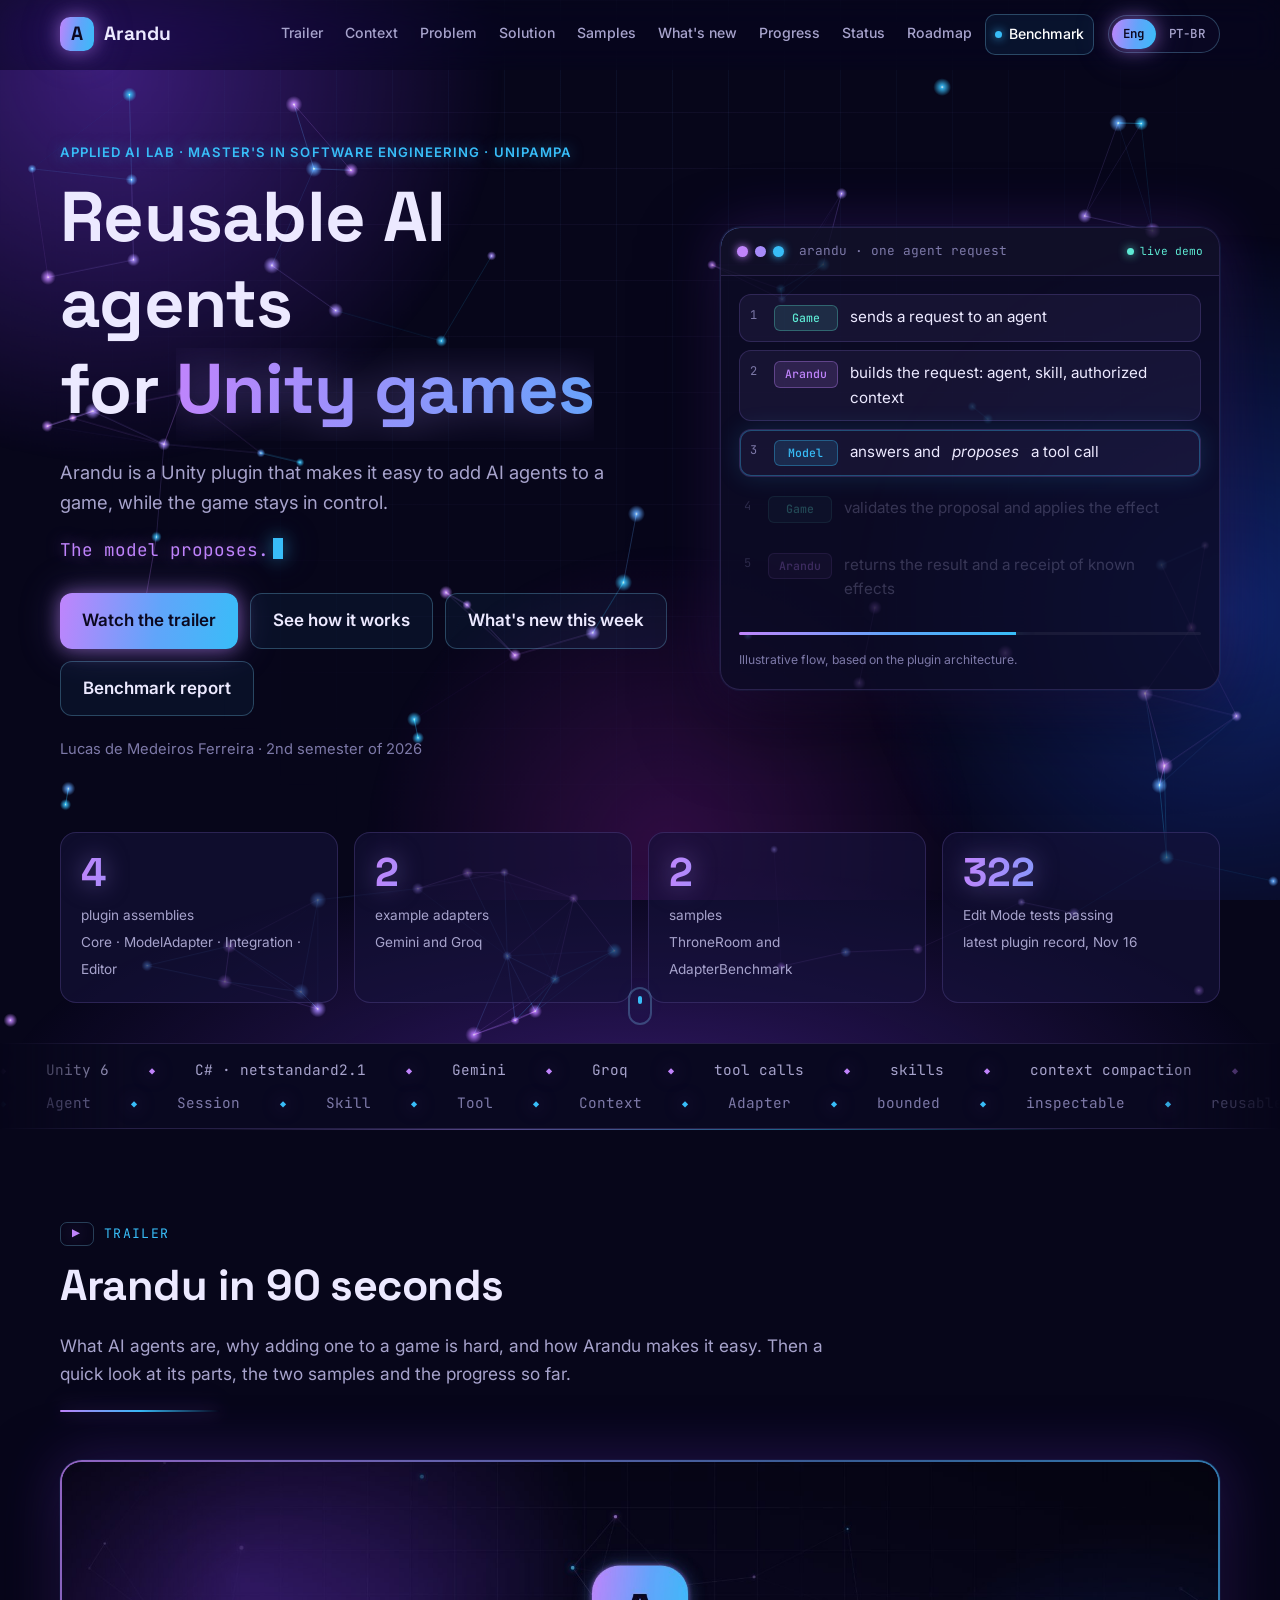
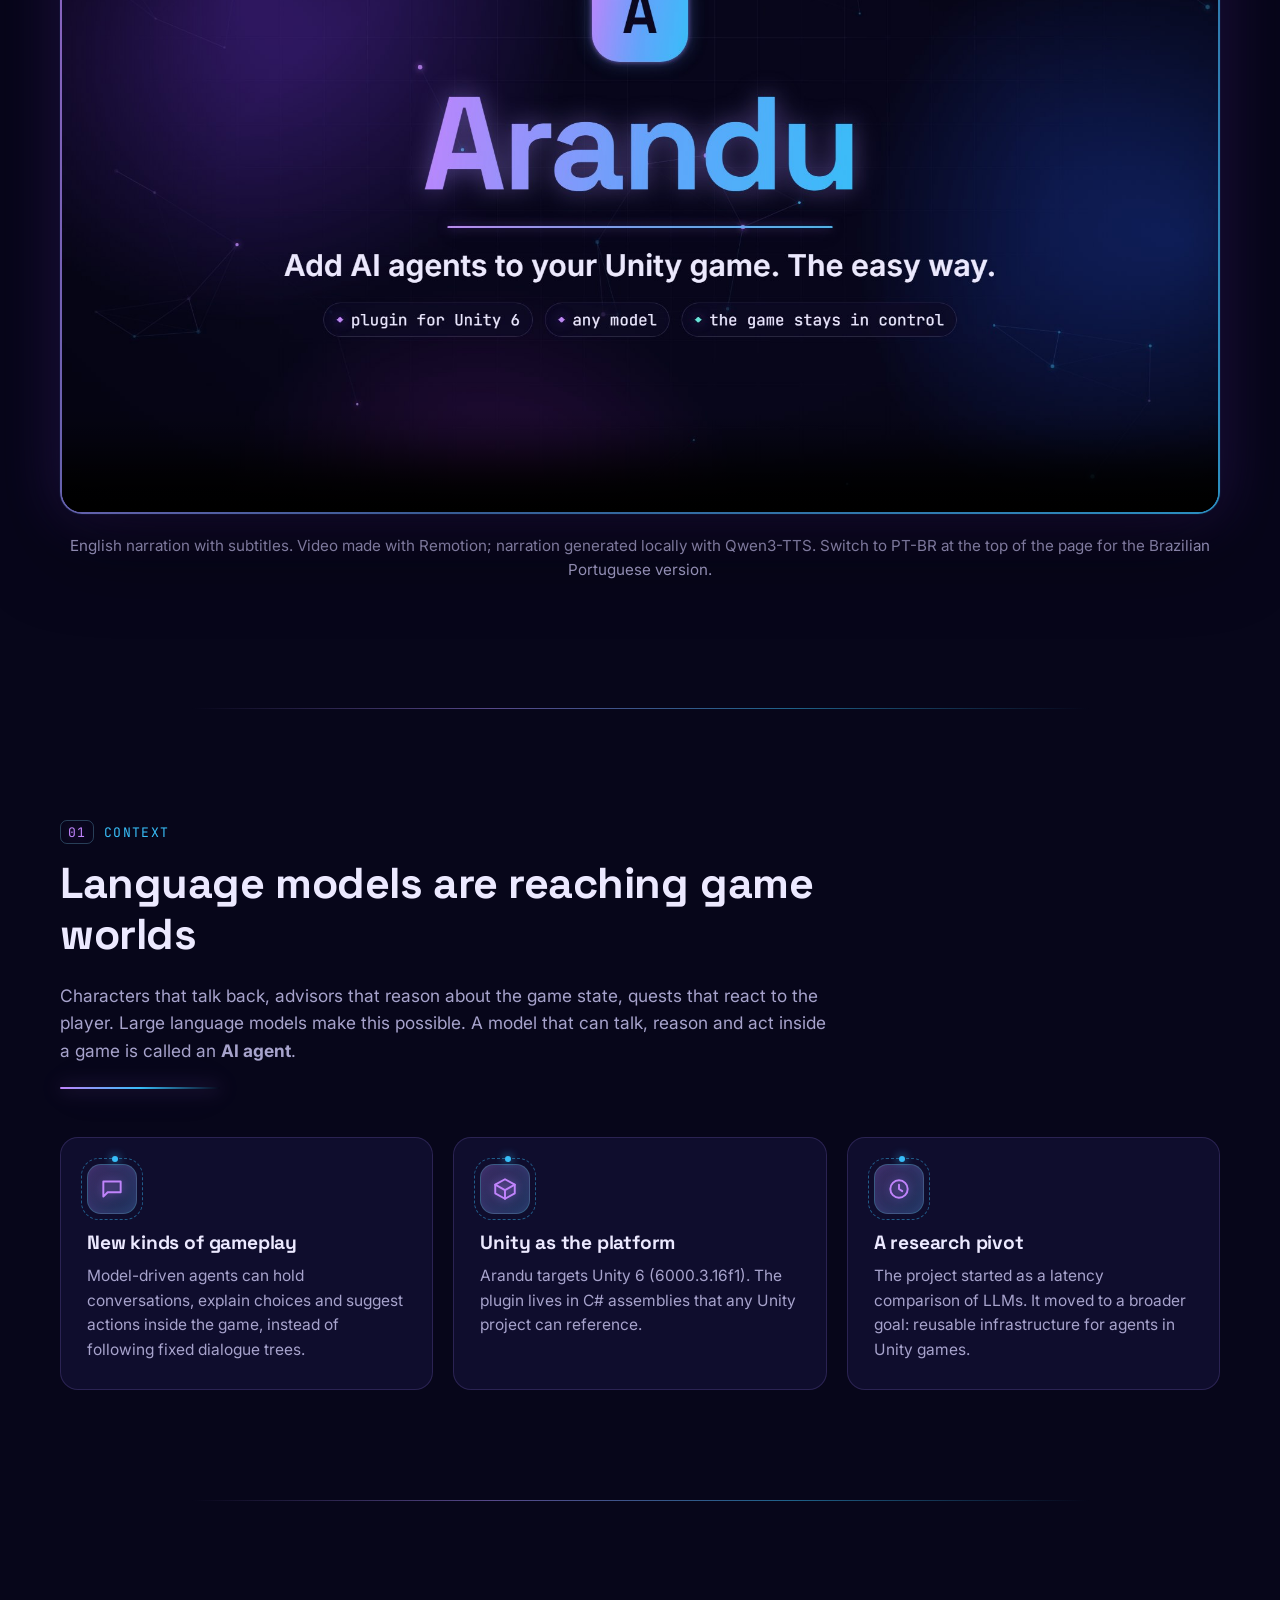
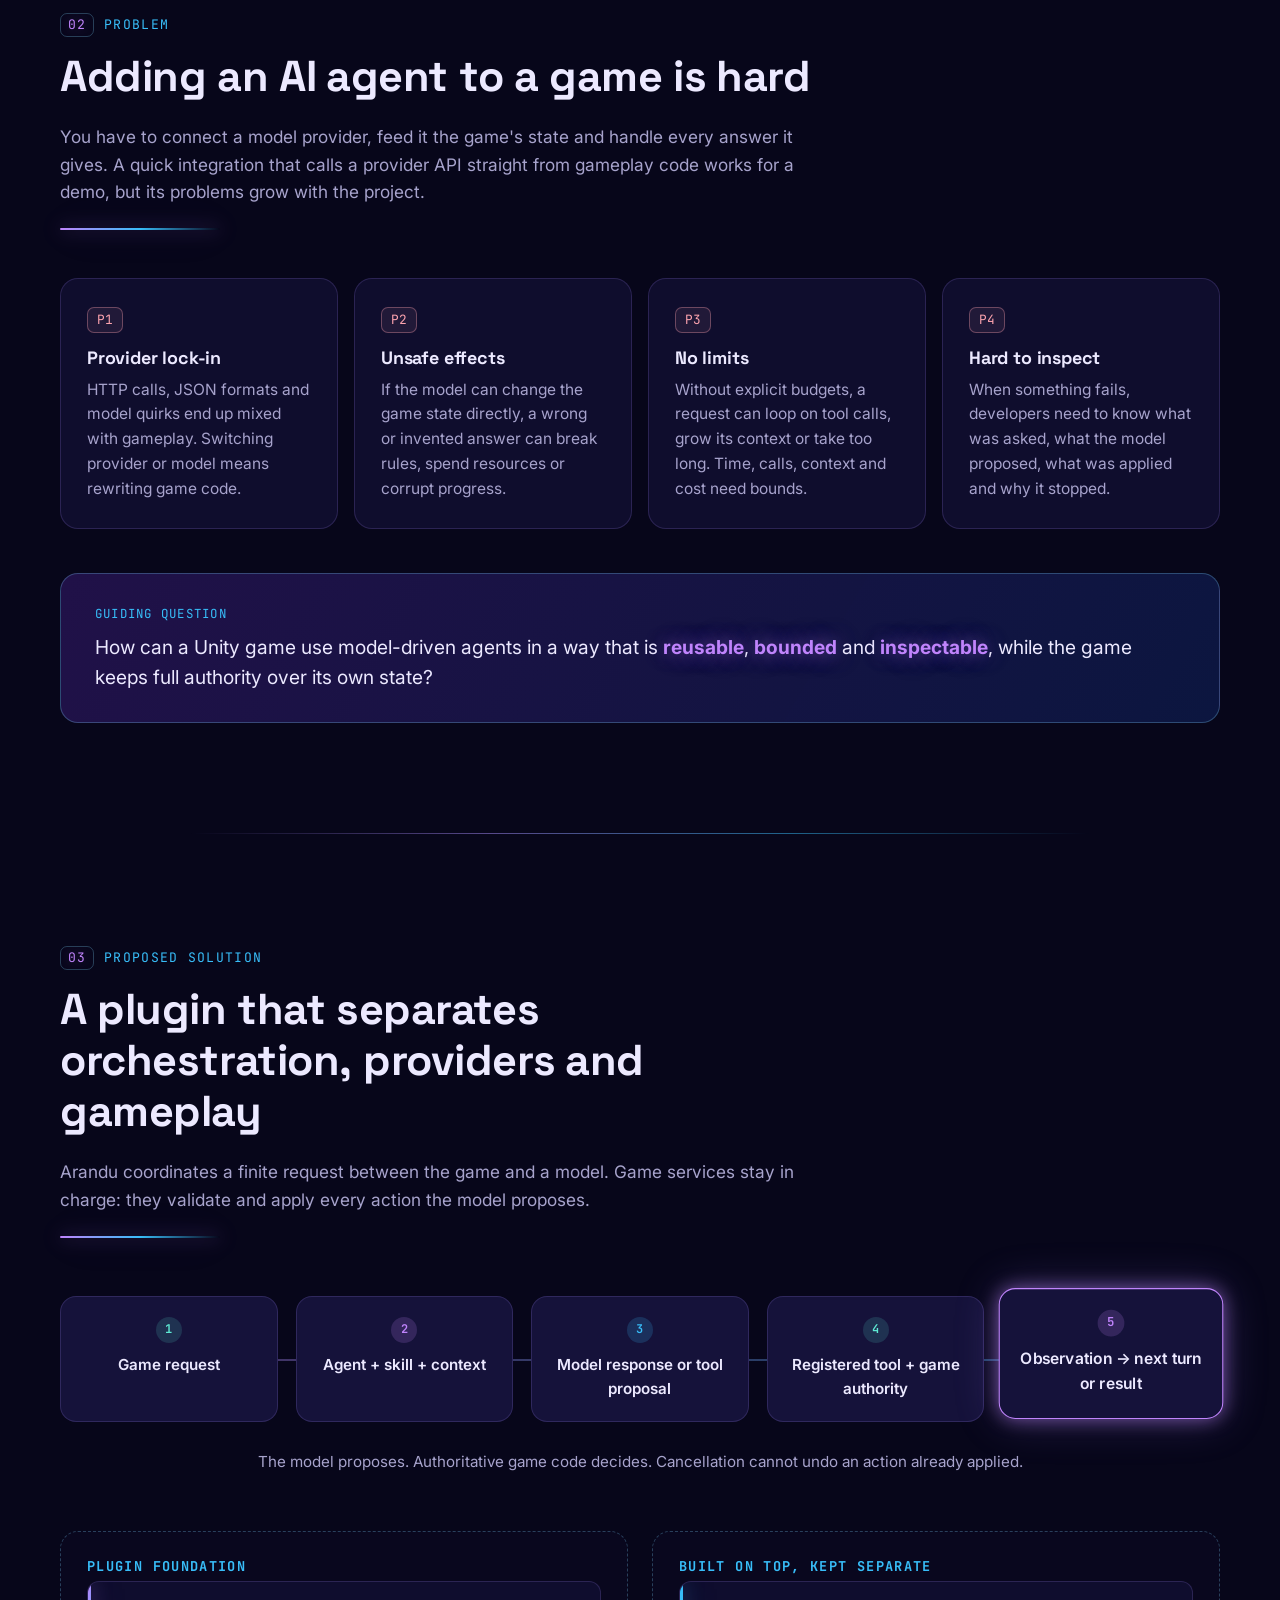
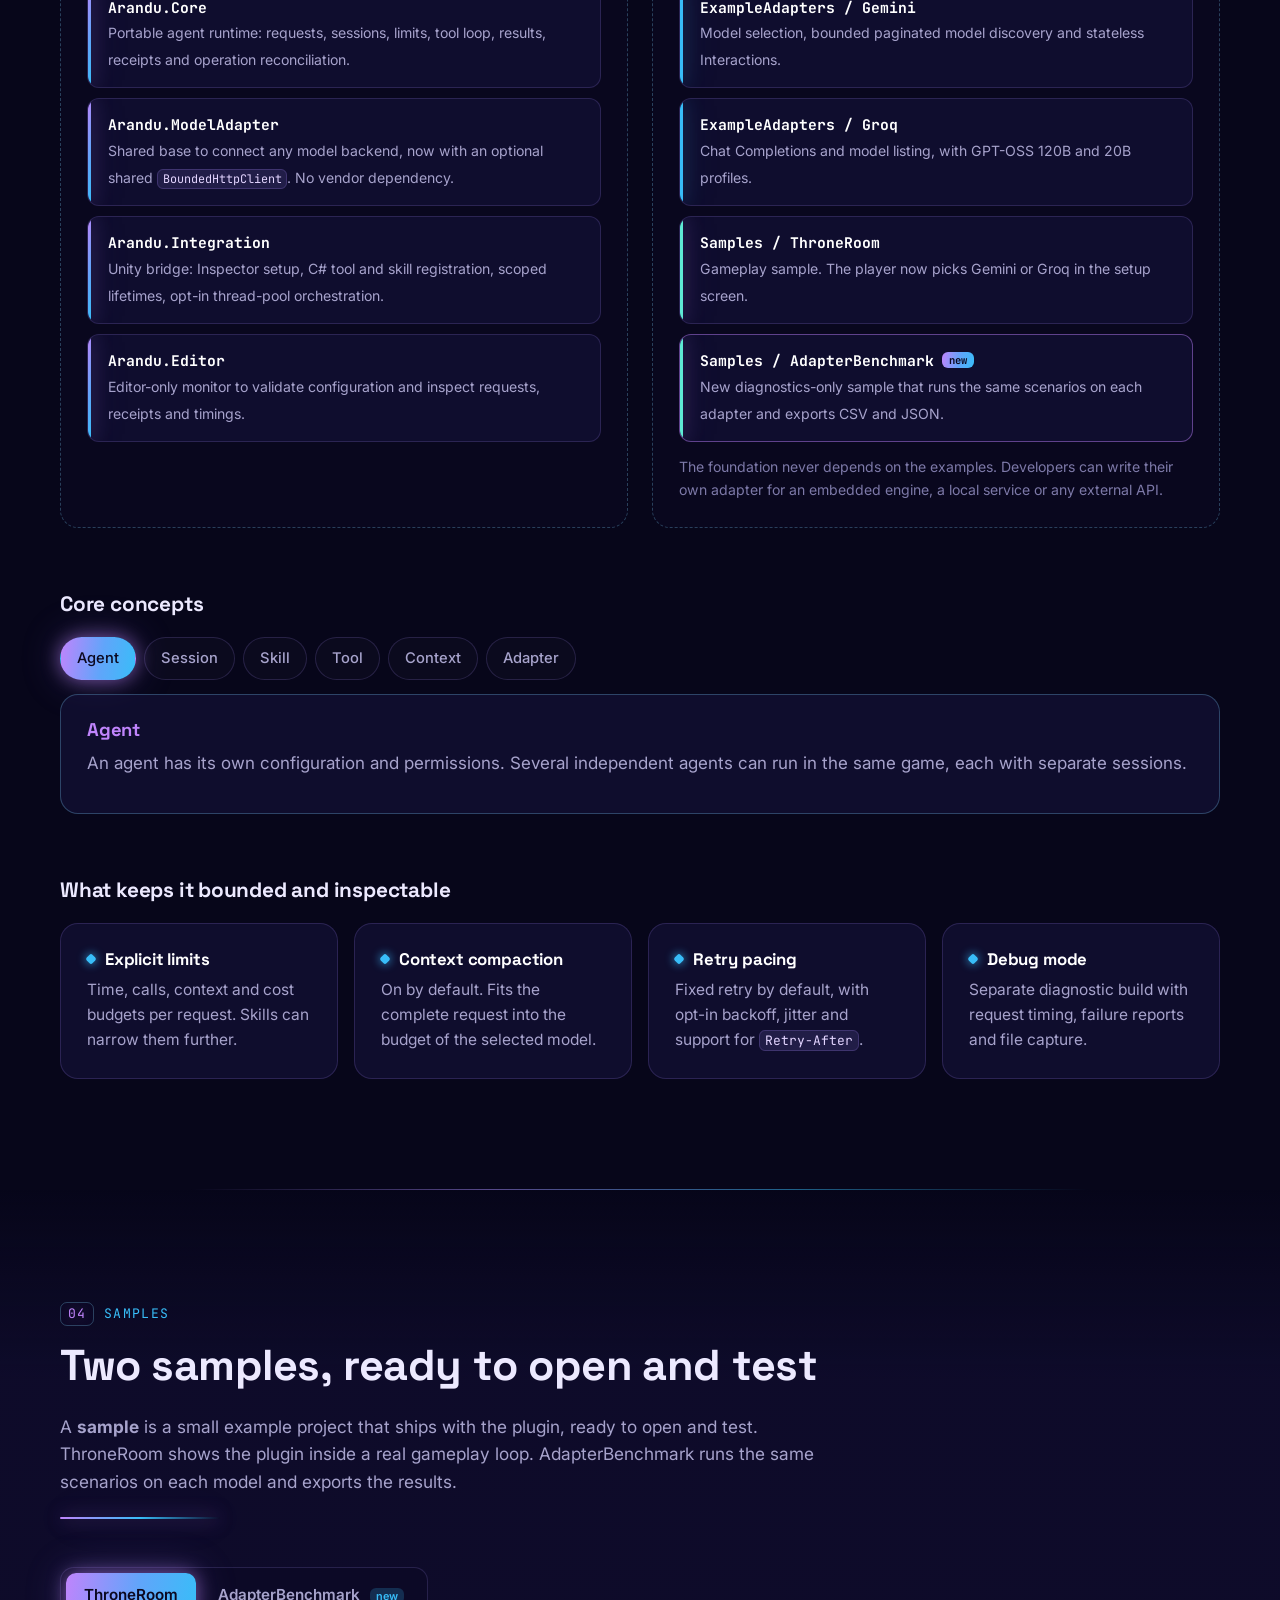
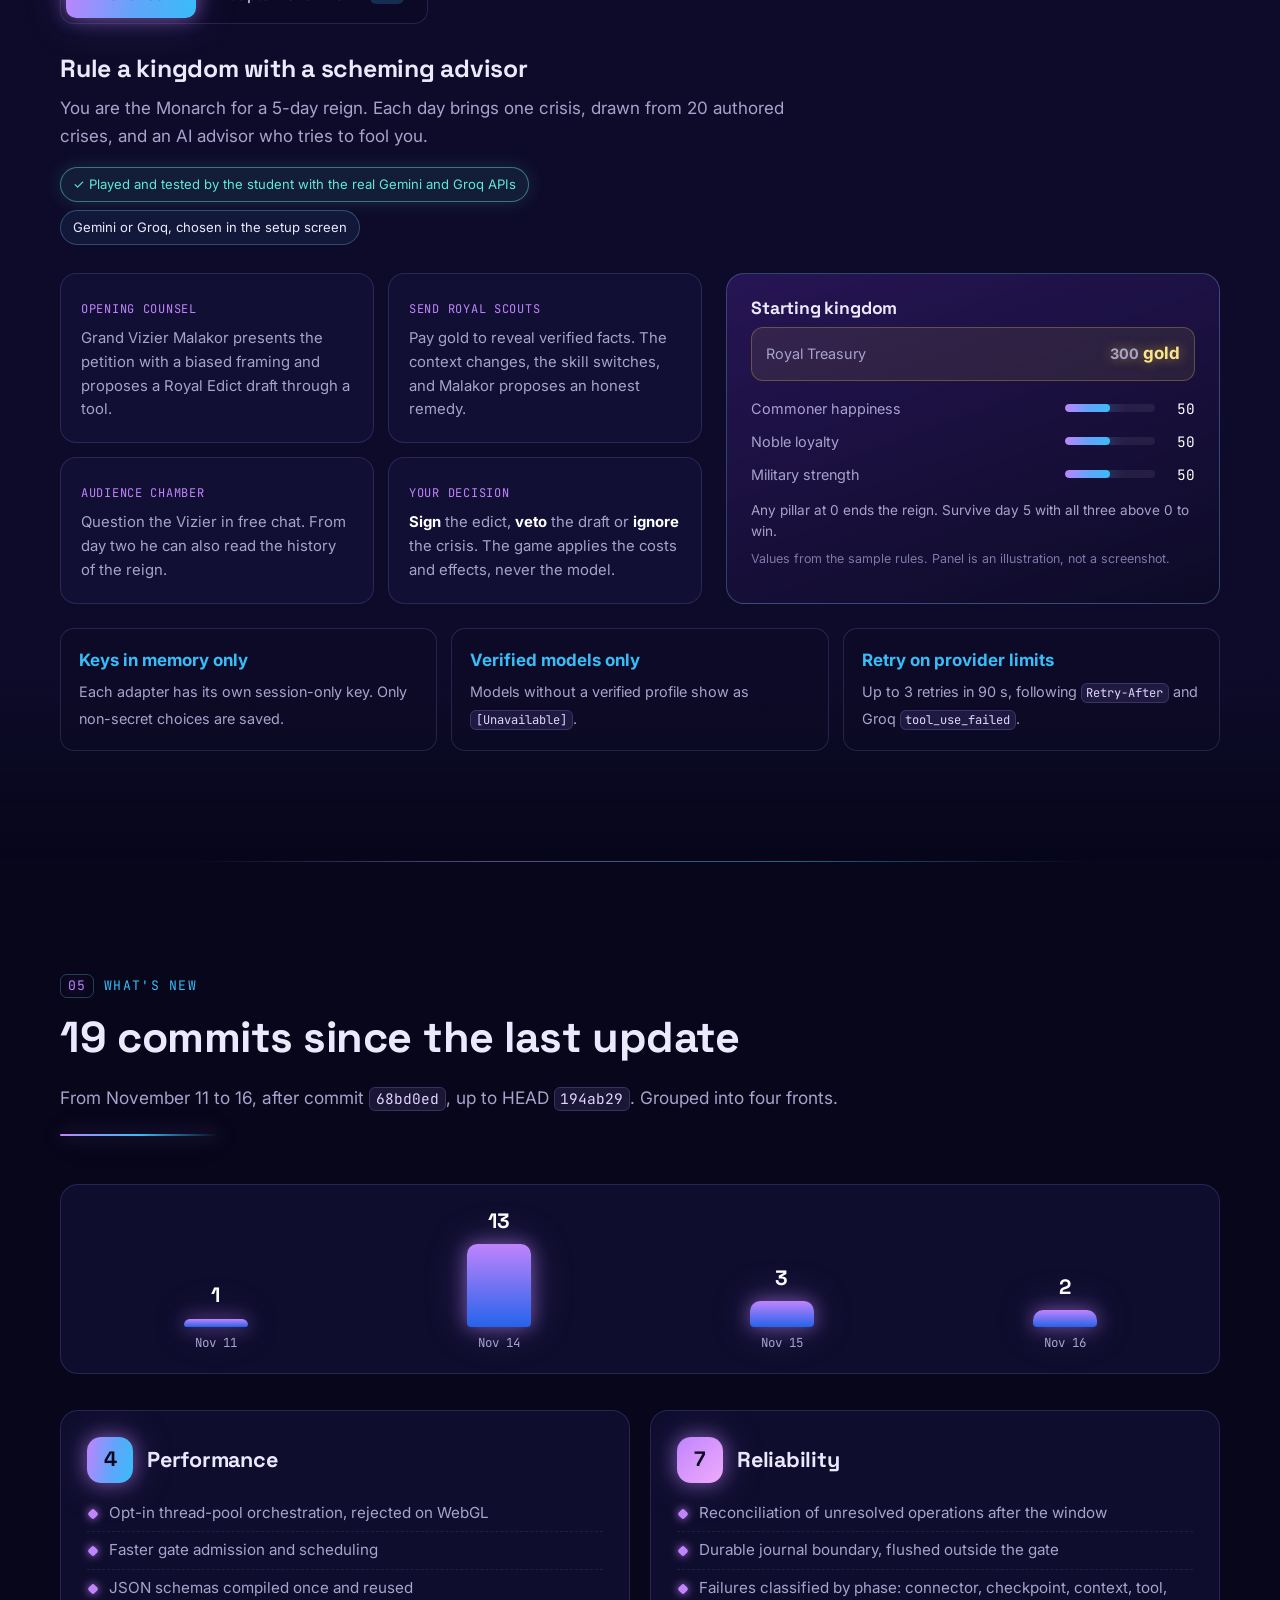
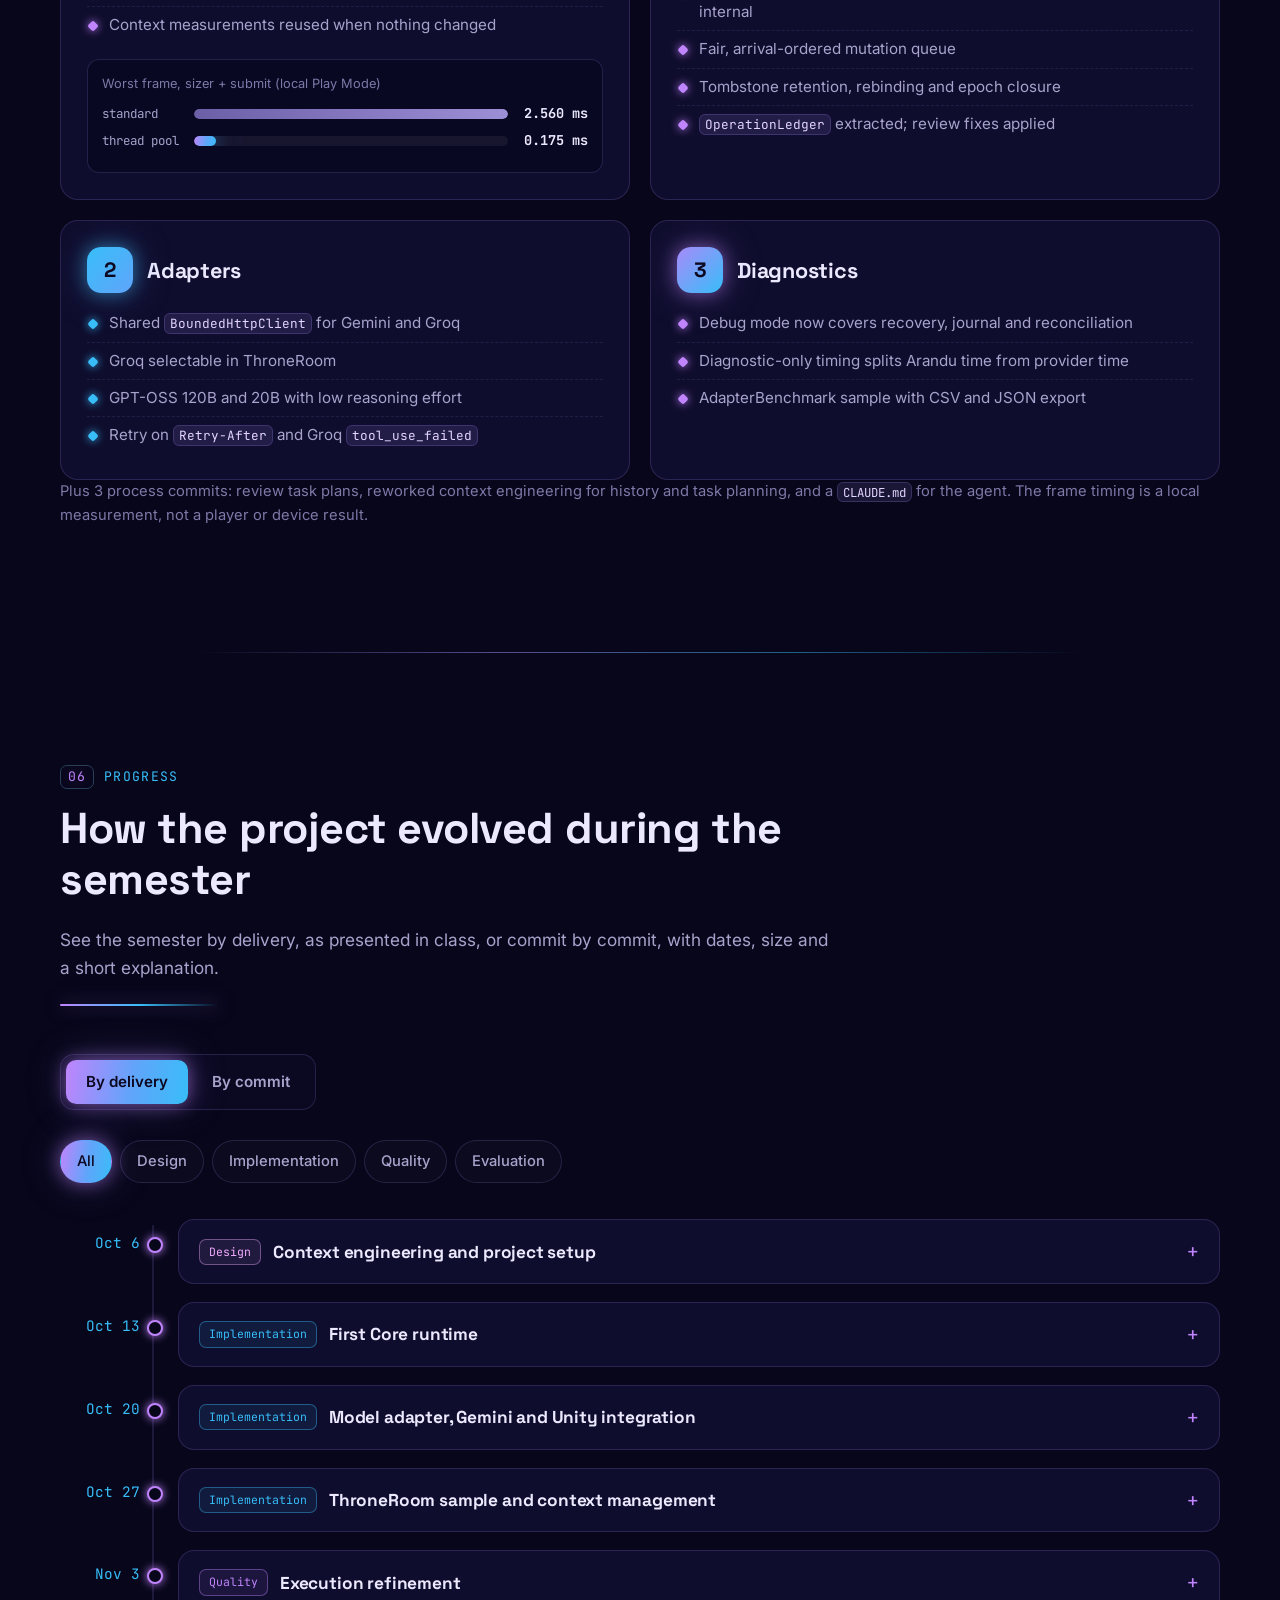
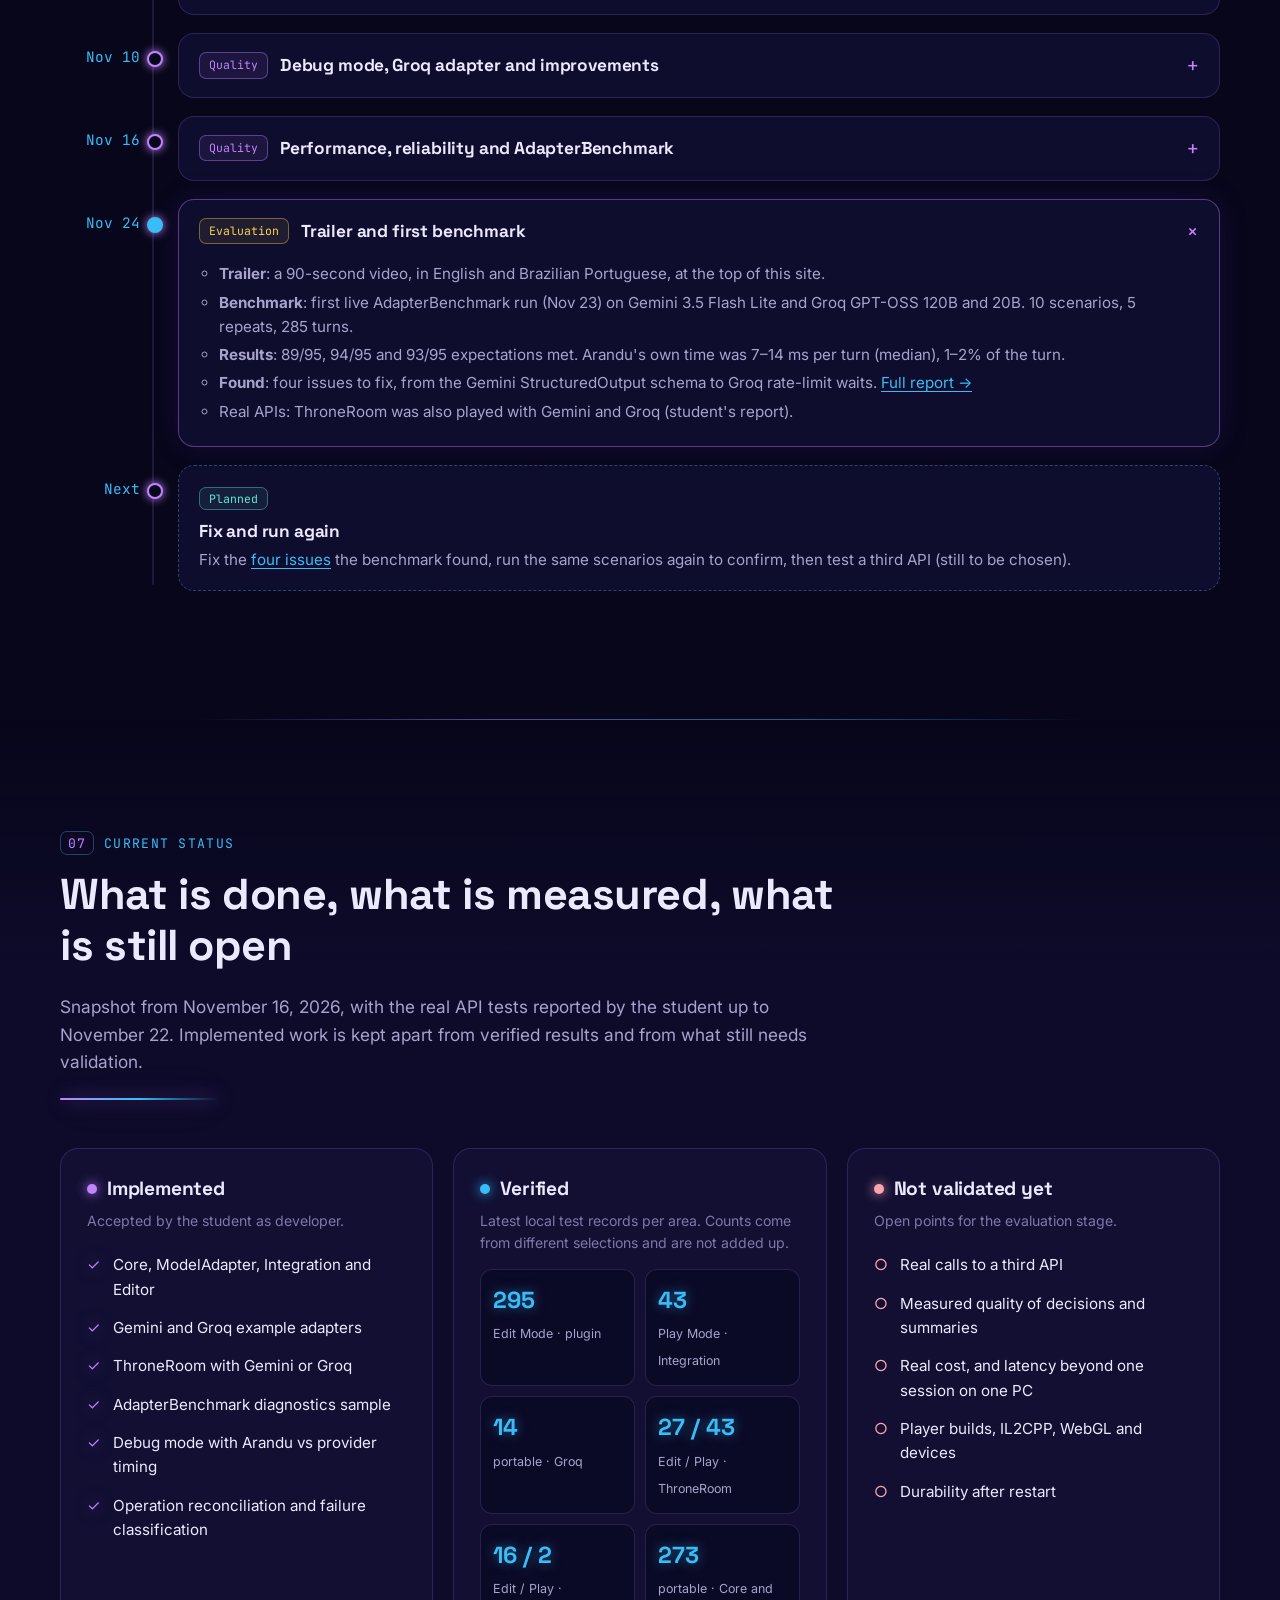
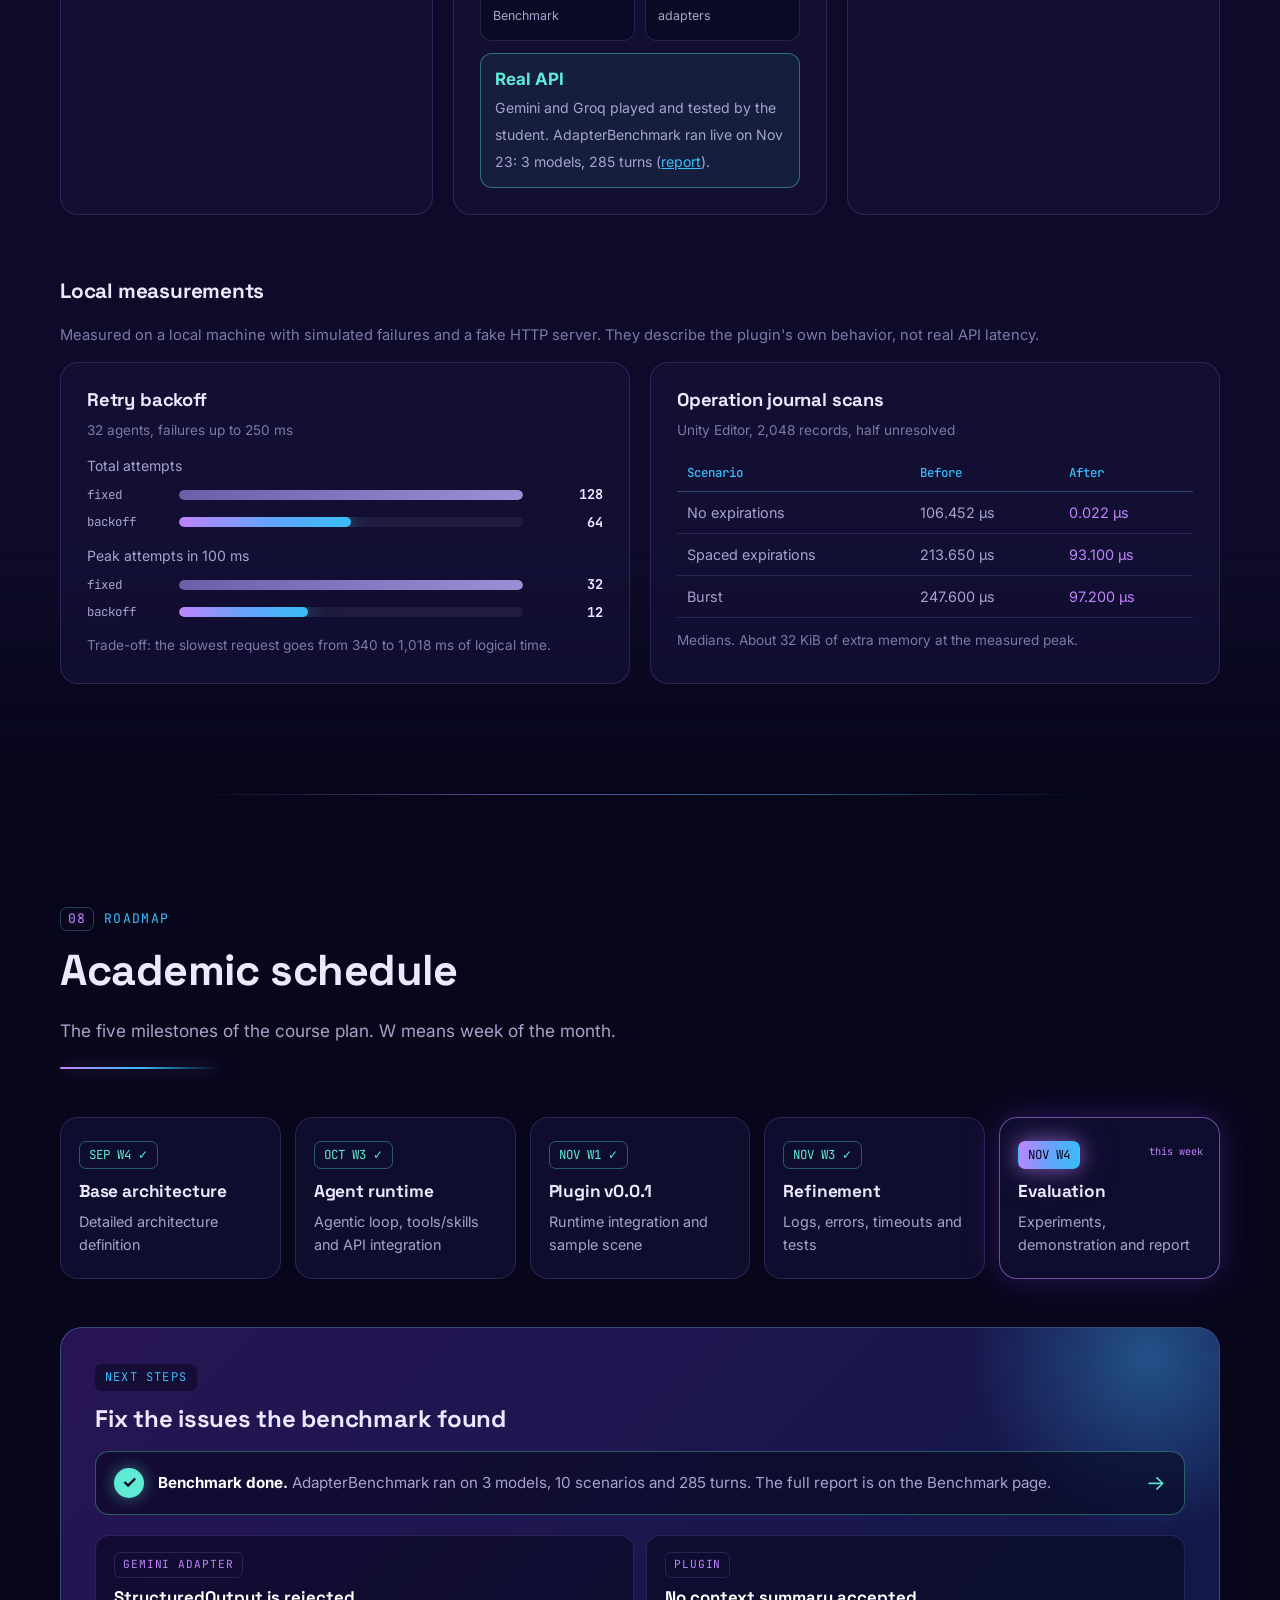
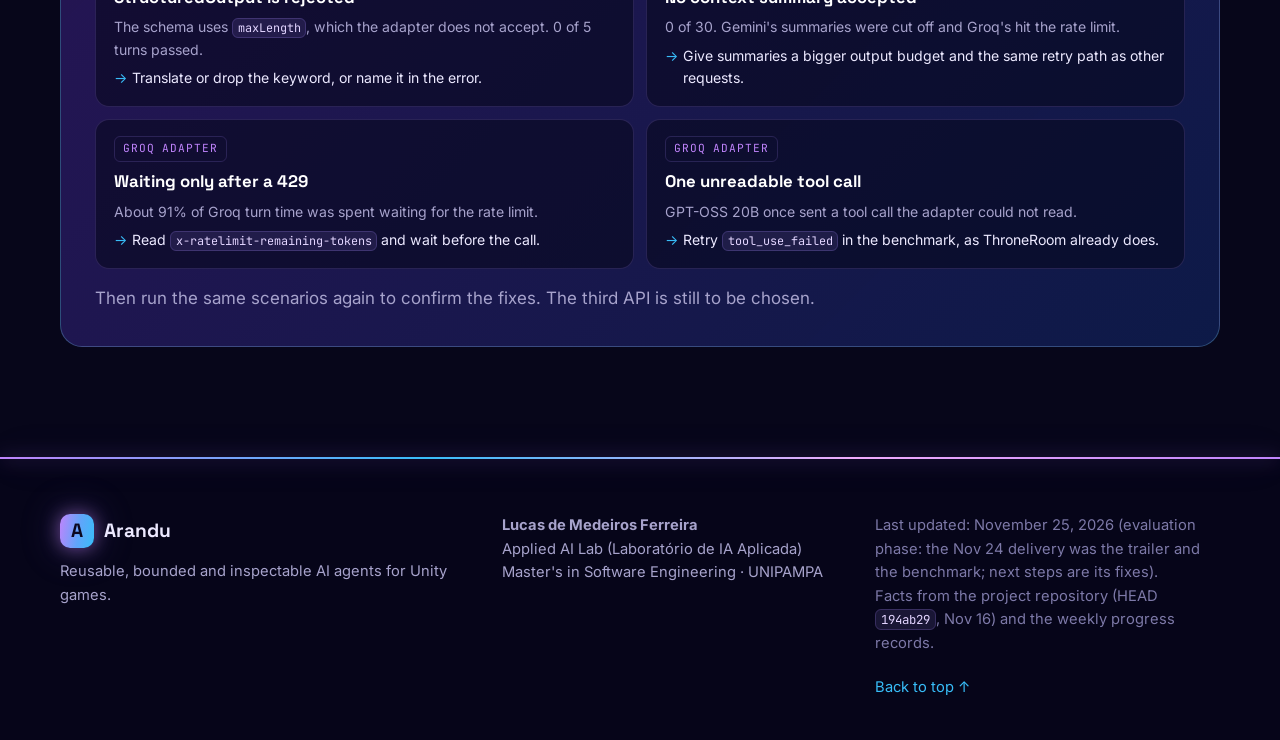
<file: index.html>
<!doctype html>
<html lang="en">
<head>
  <meta charset="utf-8">
  <meta name="viewport" content="width=device-width, initial-scale=1">
  <title>Arandu · AI Agents for Unity</title>
  <meta name="description" content="Arandu is a reusable Unity plugin for model-driven game agents. Project site for the Applied AI Lab course, Master's in Software Engineering, UNIPAMPA.">
  <meta name="theme-color" content="#07061a">
  <link rel="preconnect" href="https://fonts.googleapis.com">
  <link rel="preconnect" href="https://fonts.gstatic.com" crossorigin>
  <link href="https://fonts.googleapis.com/css2?family=Inter:wght@400;500;600;700&family=Space+Grotesk:wght@500;600;700&family=JetBrains+Mono:wght@400;500&display=swap" rel="stylesheet">
  <link rel="stylesheet" href="styles.css?v=7.3">
  <link rel="stylesheet" href="benchmark.css">
  <link rel="icon" href="data:image/svg+xml,%3Csvg xmlns='http://www.w3.org/2000/svg' viewBox='0 0 64 64'%3E%3Cdefs%3E%3ClinearGradient id='g' x1='0' y1='0' x2='1' y2='1'%3E%3Cstop offset='0' stop-color='%23c084fc'/%3E%3Cstop offset='1' stop-color='%2338bdf8'/%3E%3C/linearGradient%3E%3C/defs%3E%3Crect width='64' height='64' rx='14' fill='%230d0b26'/%3E%3Cpath d='M32 12 50 52H40l-8-19-8 19H14z' fill='url(%23g)'/%3E%3C/svg%3E">
  <link rel="alternate" hreflang="en" data-lang="en" href="index.html">
  <link rel="alternate" hreflang="pt-BR" data-lang="pt-br" href="index.pt-br.html">
  <script src="lang.js?v=7.1"></script>
</head>
<body>

<div class="scroll-progress" aria-hidden="true"><i></i></div>
<div class="cursor-glow" aria-hidden="true"></div>
<div class="bg-orbs" aria-hidden="true"><span class="orb o1"></span><span class="orb o2"></span><span class="orb o3"></span></div>
<div class="bg-grid" aria-hidden="true"></div>

<header class="topbar" id="top">
  <a class="brand" href="#top" aria-label="Arandu home">
    <span class="brand-mark" aria-hidden="true">A</span>
    <span>Arandu</span>
  </a>
  <div class="lang-switch" role="group" aria-label="Language / Idioma">
    <a href="index.html" data-lang="en" lang="en" hreflang="en" class="active" aria-current="true">Eng</a>
    <a href="index.pt-br.html" data-lang="pt-br" lang="pt-BR" hreflang="pt-BR">PT-BR</a>
  </div>
  <button class="menu-toggle" aria-expanded="false" aria-controls="nav" aria-label="Open menu">
    <span></span><span></span><span></span>
  </button>
  <nav id="nav" class="nav">
    <a href="#trailer">Trailer</a>
    <a href="#context">Context</a>
    <a href="#problem">Problem</a>
    <a href="#solution">Solution</a>
    <a href="#samples">Samples</a>
    <a href="#whatsnew">What's new</a>
    <a href="#progress">Progress</a>
    <a href="#status">Status</a>
    <a href="#roadmap">Roadmap</a>
    <a href="benchmark.html" class="nav-tab">Benchmark</a>
  </nav>
</header>

<main>

<!-- ============ HERO ============ -->
<section class="hero">
  <canvas id="net" class="hero-net" aria-hidden="true"></canvas>
  <div class="wrap hero-grid">
    <div class="hero-copy">
      <p class="eyebrow anim-in" style="--d:0">Applied AI Lab · Master's in Software Engineering · UNIPAMPA</p>
      <h1 class="anim-in" style="--d:1">Reusable AI agents<br>for <span class="grad glitch" data-text="Unity games">Unity games</span></h1>
      <p class="lead anim-in" style="--d:2">Arandu is a Unity plugin that makes it easy to add AI agents to a game, while the game stays in control.</p>
      <p class="motto anim-in" style="--d:3"><span class="typed" data-words="The model proposes.|The game decides.|Every request is bounded.|Every effect has a receipt."></span><span class="caret" aria-hidden="true"></span></p>
      <div class="hero-cta anim-in" style="--d:4">
        <a class="btn btn-primary magnetic" href="#trailer"><span>Watch the trailer</span></a>
        <a class="btn btn-ghost magnetic" href="#solution"><span>See how it works</span></a>
        <a class="btn btn-ghost magnetic" href="#whatsnew"><span>What's new this week</span></a>
        <a class="btn btn-ghost magnetic" href="benchmark.html"><span>Benchmark report</span></a>
      </div>
      <p class="author anim-in" style="--d:5">Lucas de Medeiros Ferreira · 2nd semester of 2026</p>
    </div>

    <div class="terminal anim-in tilt" style="--d:3" aria-label="Illustrative request flow">
      <div class="term-head">
        <span class="dot"></span><span class="dot"></span><span class="dot"></span>
        <span class="term-title">arandu · one agent request</span>
        <span class="term-live">live demo</span>
      </div>
      <ol class="term-body" id="term">
        <li data-tag="game"><span class="tag">Game</span> sends a request to an agent</li>
        <li data-tag="arandu"><span class="tag">Arandu</span> builds the request: agent, skill, authorized context</li>
        <li data-tag="model"><span class="tag">Model</span> answers and <em>proposes</em> a tool call</li>
        <li data-tag="game"><span class="tag">Game</span> validates the proposal and applies the effect</li>
        <li data-tag="arandu"><span class="tag">Arandu</span> returns the result and a receipt of known effects</li>
      </ol>
      <div class="term-foot"><span class="term-bar"><i></i></span><span class="term-note">Illustrative flow, based on the plugin architecture.</span></div>
    </div>
  </div>

  <div class="wrap stats">
    <div class="stat reveal"><b data-count="4">0</b><span>plugin assemblies<br>Core · ModelAdapter · Integration · Editor</span></div>
    <div class="stat reveal"><b data-count="2">0</b><span>example adapters<br>Gemini and Groq</span></div>
    <div class="stat reveal"><b data-count="2">0</b><span>samples<br>ThroneRoom and AdapterBenchmark</span></div>
    <div class="stat reveal"><b data-count="322">0</b><span>Edit Mode tests passing<br>latest plugin record, Nov 16</span></div>
  </div>

  <a class="scroll-cue" href="#trailer" aria-label="Scroll to content"><span></span></a>
</section>

<div class="marquee" aria-hidden="true">
  <div class="marquee-track">
    <span>Unity 6</span><span>C# · netstandard2.1</span><span>Gemini</span><span>Groq</span><span>tool calls</span><span>skills</span><span>context compaction</span><span>retry · backoff · jitter</span><span>receipts</span><span>debug mode</span><span>ARANDU_DIAGNOSTICS</span><span>AdapterBenchmark</span>
    <span>Unity 6</span><span>C# · netstandard2.1</span><span>Gemini</span><span>Groq</span><span>tool calls</span><span>skills</span><span>context compaction</span><span>retry · backoff · jitter</span><span>receipts</span><span>debug mode</span><span>ARANDU_DIAGNOSTICS</span><span>AdapterBenchmark</span>
  </div>
  <div class="marquee-track rev">
    <span>Agent</span><span>Session</span><span>Skill</span><span>Tool</span><span>Context</span><span>Adapter</span><span>bounded</span><span>inspectable</span><span>reusable</span><span>53 commits</span><span>ThroneRoom</span><span>Editor monitor</span>
    <span>Agent</span><span>Session</span><span>Skill</span><span>Tool</span><span>Context</span><span>Adapter</span><span>bounded</span><span>inspectable</span><span>reusable</span><span>53 commits</span><span>ThroneRoom</span><span>Editor monitor</span>
  </div>
</div>

<!-- ============ TRAILER ============ -->
<section id="trailer" class="section trailer-section">
  <div class="wrap">
    <header class="section-head reveal">
      <p class="kicker"><span>▶</span> Trailer</p>
      <h2>Arandu in 90 seconds</h2>
      <p class="sub">What AI agents are, why adding one to a game is hard, and how Arandu makes it easy. Then a quick look at its parts, the two samples and the progress so far.</p>
    </header>

    <div class="trailer-frame reveal">
      <video class="trailer-video" controls preload="metadata" playsinline poster="assets/arandu-trailer-poster.jpg">
        <source src="assets/arandu-trailer-en.mp4" type="video/mp4">
        Your browser cannot play this video. <a href="assets/arandu-trailer-en.mp4">Download the trailer (MP4)</a>.
      </video>
    </div>
    <p class="caption reveal">English narration with subtitles. Video made with Remotion; narration generated locally with Qwen3-TTS. Switch to PT-BR at the top of the page for the Brazilian Portuguese version.</p>
  </div>
</section>

<!-- ============ CONTEXT ============ -->
<section id="context" class="section">
  <div class="wrap">
    <header class="section-head reveal">
      <p class="kicker"><span>01</span> Context</p>
      <h2>Language models are reaching game worlds</h2>
      <p class="sub">Characters that talk back, advisors that reason about the game state, quests that react to the player. Large language models make this possible. A model that can talk, reason and act inside a game is called an <b>AI agent</b>.</p>
    </header>

    <div class="grid-3 stagger">
      <article class="card spot reveal">
        <div class="icon" aria-hidden="true"><svg viewBox="0 0 24 24"><path d="M4 5h16v10H8l-4 4z" /></svg></div>
        <h3>New kinds of gameplay</h3>
        <p>Model-driven agents can hold conversations, explain choices and suggest actions inside the game, instead of following fixed dialogue trees.</p>
      </article>
      <article class="card spot reveal">
        <div class="icon" aria-hidden="true"><svg viewBox="0 0 24 24"><path d="M12 3 21 8v8l-9 5-9-5V8z" /><path d="M3 8l9 5 9-5M12 13v8" /></svg></div>
        <h3>Unity as the platform</h3>
        <p>Arandu targets Unity 6 (6000.3.16f1). The plugin lives in C# assemblies that any Unity project can reference.</p>
      </article>
      <article class="card spot reveal">
        <div class="icon" aria-hidden="true"><svg viewBox="0 0 24 24"><circle cx="12" cy="12" r="8" /><path d="M12 8v4l3 2" /></svg></div>
        <h3>A research pivot</h3>
        <p>The project started as a latency comparison of LLMs. It moved to a broader goal: reusable infrastructure for agents in Unity games.</p>
      </article>
    </div>
  </div>
</section>

<!-- ============ PROBLEM ============ -->
<section id="problem" class="section">
  <div class="wrap">
    <header class="section-head reveal">
      <p class="kicker"><span>02</span> Problem</p>
      <h2>Adding an AI agent to a game is hard</h2>
      <p class="sub">You have to connect a model provider, feed it the game's state and handle every answer it gives. A quick integration that calls a provider API straight from gameplay code works for a demo, but its problems grow with the project.</p>
    </header>

    <div class="problems stagger">
      <article class="problem spot reveal">
        <span class="pnum">P1</span>
        <h3>Provider lock-in</h3>
        <p>HTTP calls, JSON formats and model quirks end up mixed with gameplay. Switching provider or model means rewriting game code.</p>
      </article>
      <article class="problem spot reveal">
        <span class="pnum">P2</span>
        <h3>Unsafe effects</h3>
        <p>If the model can change the game state directly, a wrong or invented answer can break rules, spend resources or corrupt progress.</p>
      </article>
      <article class="problem spot reveal">
        <span class="pnum">P3</span>
        <h3>No limits</h3>
        <p>Without explicit budgets, a request can loop on tool calls, grow its context or take too long. Time, calls, context and cost need bounds.</p>
      </article>
      <article class="problem spot reveal">
        <span class="pnum">P4</span>
        <h3>Hard to inspect</h3>
        <p>When something fails, developers need to know what was asked, what the model proposed, what was applied and why it stopped.</p>
      </article>
    </div>

    <blockquote class="question reveal">
      <span>Guiding question</span>
      How can a Unity game use model-driven agents in a way that is <b>reusable</b>, <b>bounded</b> and <b>inspectable</b>, while the game keeps full authority over its own state?
    </blockquote>
  </div>
</section>

<!-- ============ SOLUTION ============ -->
<section id="solution" class="section">
  <div class="wrap">
    <header class="section-head reveal">
      <p class="kicker"><span>03</span> Proposed solution</p>
      <h2>A plugin that separates orchestration, providers and gameplay</h2>
      <p class="sub">Arandu coordinates a finite request between the game and a model. Game services stay in charge: they validate and apply every action the model proposes.</p>
    </header>

    <div class="loop reveal" role="img" aria-label="Agent loop: game request, agent with skill and context, model response or tool proposal, registered tool with game authority, observation, then next turn or result">
      <div class="loop-track" aria-hidden="true"><i class="pulse"></i></div>
      <div class="node n-game"><small>1</small>Game request</div>
      <div class="node n-arandu"><small>2</small>Agent + skill + context</div>
      <div class="node n-model"><small>3</small>Model response or tool proposal</div>
      <div class="node n-game"><small>4</small>Registered tool + game authority</div>
      <div class="node n-arandu"><small>5</small>Observation → next turn or result</div>
    </div>
    <p class="caption reveal">The model proposes. Authoritative game code decides. Cancellation cannot undo an action already applied.</p>

    <div class="arch">
      <div class="arch-col reveal">
        <h3 class="arch-title">Plugin foundation</h3>
        <div class="module m-core"><b>Arandu.Core</b><span>Portable agent runtime: requests, sessions, limits, tool loop, results, receipts and operation reconciliation.</span></div>
        <div class="module m-adapter"><b>Arandu.ModelAdapter</b><span>Shared base to connect any model backend, now with an optional shared <code>BoundedHttpClient</code>. No vendor dependency.</span></div>
        <div class="module m-integration"><b>Arandu.Integration</b><span>Unity bridge: Inspector setup, C# tool and skill registration, scoped lifetimes, opt-in thread-pool orchestration.</span></div>
        <div class="module m-editor"><b>Arandu.Editor</b><span>Editor-only monitor to validate configuration and inspect requests, receipts and timings.</span></div>
      </div>
      <div class="arch-col reveal">
        <h3 class="arch-title">Built on top, kept separate</h3>
        <div class="module m-example"><b>ExampleAdapters / Gemini</b><span>Model selection, bounded paginated model discovery and stateless Interactions.</span></div>
        <div class="module m-example"><b>ExampleAdapters / Groq</b><span>Chat Completions and model listing, with GPT-OSS 120B and 20B profiles.</span></div>
        <div class="module m-sample"><b>Samples / ThroneRoom</b><span>Gameplay sample. The player now picks Gemini or Groq in the setup screen.</span></div>
        <div class="module m-sample m-new"><b>Samples / AdapterBenchmark</b><span>New diagnostics-only sample that runs the same scenarios on each adapter and exports CSV and JSON.</span></div>
        <p class="arch-note">The foundation never depends on the examples. Developers can write their own adapter for an embedded engine, a local service or any external API.</p>
      </div>
    </div>

    <h3 class="minor-title reveal">Core concepts</h3>
    <div class="concepts reveal" role="tablist">
      <button class="concept active" data-key="agent" role="tab">Agent</button>
      <button class="concept" data-key="session" role="tab">Session</button>
      <button class="concept" data-key="skill" role="tab">Skill</button>
      <button class="concept" data-key="tool" role="tab">Tool</button>
      <button class="concept" data-key="context" role="tab">Context</button>
      <button class="concept" data-key="adapter" role="tab">Adapter</button>
    </div>
    <div class="concept-panel reveal" id="concept-panel" aria-live="polite">
      <h4>Agent</h4>
      <p>An agent has its own configuration and permissions. Several independent agents can run in the same game, each with separate sessions.</p>
    </div>

    <h3 class="minor-title reveal">What keeps it bounded and inspectable</h3>
    <div class="grid-4 stagger">
      <div class="feat spot reveal"><h4>Explicit limits</h4><p>Time, calls, context and cost budgets per request. Skills can narrow them further.</p></div>
      <div class="feat spot reveal"><h4>Context compaction</h4><p>On by default. Fits the complete request into the budget of the selected model.</p></div>
      <div class="feat spot reveal"><h4>Retry pacing</h4><p>Fixed retry by default, with opt-in backoff, jitter and support for <code>Retry-After</code>.</p></div>
      <div class="feat spot reveal"><h4>Debug mode</h4><p>Separate diagnostic build with request timing, failure reports and file capture.</p></div>
    </div>
  </div>
</section>

<!-- ============ SAMPLES ============ -->
<section id="samples" class="section section-deep">
  <div class="wrap">
    <header class="section-head reveal">
      <p class="kicker"><span>04</span> Samples</p>
      <h2>Two samples, ready to open and test</h2>
      <p class="sub">A <b>sample</b> is a small example project that ships with the plugin, ready to open and test. ThroneRoom shows the plugin inside a real gameplay loop. AdapterBenchmark runs the same scenarios on each model and exports the results.</p>
    </header>

    <div class="sample-tabs reveal" role="tablist">
      <button class="stab active" data-tab="throne" role="tab" aria-selected="true">ThroneRoom</button>
      <button class="stab" data-tab="bench" role="tab" aria-selected="false">AdapterBenchmark <em>new</em></button>
      <span class="stab-ink" aria-hidden="true"></span>
    </div>

    <!-- ThroneRoom -->
    <div class="spanel active" id="tab-throne">
      <div class="throne-head">
        <h3>Rule a kingdom with a scheming advisor</h3>
        <p>You are the Monarch for a 5-day reign. Each day brings one crisis, drawn from 20 authored crises, and an AI advisor who tries to fool you.</p>
        <div class="badges">
          <span class="badge badge-ok">✓ Played and tested by the student with the real Gemini and Groq APIs</span>
          <span class="badge">Gemini or Groq, chosen in the setup screen</span>
        </div>
      </div>

      <div class="throne">
        <div class="throne-steps">
          <div class="tstep"><span class="tday">Opening counsel</span><p>Grand Vizier Malakor presents the petition with a biased framing and proposes a Royal Edict draft through a tool.</p></div>
          <div class="tstep"><span class="tday">Send royal scouts</span><p>Pay gold to reveal verified facts. The context changes, the skill switches, and Malakor proposes an honest remedy.</p></div>
          <div class="tstep"><span class="tday">Audience chamber</span><p>Question the Vizier in free chat. From day two he can also read the history of the reign.</p></div>
          <div class="tstep"><span class="tday">Your decision</span><p><b>Sign</b> the edict, <b>veto</b> the draft or <b>ignore</b> the crisis. The game applies the costs and effects, never the model.</p></div>
        </div>

        <div class="kingdom" aria-label="Starting resources of the kingdom">
          <h3>Starting kingdom</h3>
          <div class="gold"><span>Royal Treasury</span><b><span data-count="300">0</span> gold</b></div>
          <div class="pillar"><span>Commoner happiness</span><div class="bar"><i style="--v:50%"></i></div><em>50</em></div>
          <div class="pillar"><span>Noble loyalty</span><div class="bar"><i style="--v:50%"></i></div><em>50</em></div>
          <div class="pillar"><span>Military strength</span><div class="bar"><i style="--v:50%"></i></div><em>50</em></div>
          <p class="rule">Any pillar at 0 ends the reign. Survive day 5 with all three above 0 to win.</p>
          <p class="rule faint">Values from the sample rules. Panel is an illustration, not a screenshot.</p>
        </div>
      </div>

      <div class="safety">
        <div><b>Keys in memory only</b><span>Each adapter has its own session-only key. Only non-secret choices are saved.</span></div>
        <div><b>Verified models only</b><span>Models without a verified profile show as <code>[Unavailable]</code>.</span></div>
        <div><b>Retry on provider limits</b><span>Up to 3 retries in 90 s, following <code>Retry-After</code> and Groq <code>tool_use_failed</code>.</span></div>
      </div>
    </div>

    <!-- AdapterBenchmark -->
    <div class="spanel" id="tab-bench">
      <div class="throne-head">
        <h3>Same scenarios, every model, comparable data</h3>
        <p>The benchmark runs adapter × model × scenario × repeat. Each repeat uses a fresh scope and session, and each turn is checked against a concrete expectation.</p>
        <div class="badges">
          <span class="badge">Only with <code>ARANDU_DIAGNOSTICS</code></span>
          <a class="badge badge-ok" href="benchmark.html">First live run on Nov 23 · 285 turns · see the report →</a>
        </div>
      </div>

      <div class="bench">
        <div class="pipeline" aria-label="Benchmark pipeline">
          <div class="pstage"><b>Pick</b><span>adapters and models</span></div>
          <div class="pstage"><b>Run</b><span>10 scenarios × repeats</span></div>
          <div class="pstage"><b>Capture</b><span>debug mode timings</span></div>
          <div class="pstage"><b>Export</b><span>CSV · JSON · JSONL</span></div>
        </div>

        <div class="scenarios">
          <span>PlainText</span><span>LongInput</span><span>StructuredOutput</span><span>SingleReadTool</span><span>ToolChain</span><span>MutationTool</span><span>SkillSwitch</span><span>ContextPressure</span><span>MultiTurnSession</span><span>Cancellation</span>
        </div>

        <table class="mtable btable">
          <thead><tr><th>Adapter</th><th>Verified models</th><th>Default delay</th></tr></thead>
          <tbody>
            <tr><td>Gemini</td><td><code>gemini-3.5-flash-lite</code></td><td>4000 ms</td></tr>
            <tr><td>Groq</td><td><code>openai/gpt-oss-120b</code>, <code>openai/gpt-oss-20b</code></td><td>2500 ms</td></tr>
          </tbody>
        </table>
        <p class="note">Metrics include client wall time, retries, tool counts, context compaction and the new per-dispatch timing that separates Arandu time from provider time. A new adapter only needs to implement <code>IBenchmarkAdapter</code>.</p>
      </div>
    </div>
  </div>
</section>

<!-- ============ WHAT'S NEW ============ -->
<section id="whatsnew" class="section">
  <div class="wrap">
    <header class="section-head reveal">
      <p class="kicker"><span>05</span> What's new</p>
      <h2>19 commits since the last update</h2>
      <p class="sub">From November 11 to 16, after commit <code>68bd0ed</code>, up to HEAD <code>194ab29</code>. Grouped into four fronts.</p>
    </header>

    <div class="commit-strip reveal" aria-label="Commits per day">
      <div class="cday"><b data-count="1">0</b><span>Nov 11</span><i style="--h:8%"></i></div>
      <div class="cday"><b data-count="13">0</b><span>Nov 14</span><i style="--h:100%"></i></div>
      <div class="cday"><b data-count="3">0</b><span>Nov 15</span><i style="--h:24%"></i></div>
      <div class="cday"><b data-count="2">0</b><span>Nov 16</span><i style="--h:16%"></i></div>
    </div>

    <div class="fronts stagger">
      <article class="front spot reveal f-perf">
        <div class="front-head"><span class="front-num">4</span><h3>Performance</h3></div>
        <ul>
          <li>Opt-in thread-pool orchestration, rejected on WebGL</li>
          <li>Faster gate admission and scheduling</li>
          <li>JSON schemas compiled once and reused</li>
          <li>Context measurements reused when nothing changed</li>
        </ul>
        <div class="front-metric">
          <span>Worst frame, sizer + submit (local Play Mode)</span>
          <div class="mrow"><em>standard</em><div class="track"><i class="old" style="--w:100%"></i></div><b>2.560 ms</b></div>
          <div class="mrow"><em>thread pool</em><div class="track"><i class="new" style="--w:7%"></i></div><b>0.175 ms</b></div>
        </div>
      </article>

      <article class="front spot reveal f-rel">
        <div class="front-head"><span class="front-num">7</span><h3>Reliability</h3></div>
        <ul>
          <li>Reconciliation of unresolved operations after the window</li>
          <li>Durable journal boundary, flushed outside the gate</li>
          <li>Failures classified by phase: connector, checkpoint, context, tool, internal</li>
          <li>Fair, arrival-ordered mutation queue</li>
          <li>Tombstone retention, rebinding and epoch closure</li>
          <li><code>OperationLedger</code> extracted; review fixes applied</li>
        </ul>
      </article>

      <article class="front spot reveal f-adapt">
        <div class="front-head"><span class="front-num">2</span><h3>Adapters</h3></div>
        <ul>
          <li>Shared <code>BoundedHttpClient</code> for Gemini and Groq</li>
          <li>Groq selectable in ThroneRoom</li>
          <li>GPT-OSS 120B and 20B with low reasoning effort</li>
          <li>Retry on <code>Retry-After</code> and Groq <code>tool_use_failed</code></li>
        </ul>
      </article>

      <article class="front spot reveal f-diag">
        <div class="front-head"><span class="front-num">3</span><h3>Diagnostics</h3></div>
        <ul>
          <li>Debug mode now covers recovery, journal and reconciliation</li>
          <li>Diagnostic-only timing splits Arandu time from provider time</li>
          <li>AdapterBenchmark sample with CSV and JSON export</li>
        </ul>
      </article>
    </div>
    <p class="note reveal">Plus 3 process commits: review task plans, reworked context engineering for history and task planning, and a <code>CLAUDE.md</code> for the agent. The frame timing is a local measurement, not a player or device result.</p>
  </div>
</section>

<!-- ============ PROGRESS ============ -->
<section id="progress" class="section">
  <div class="wrap">
    <header class="section-head reveal">
      <p class="kicker"><span>06</span> Progress</p>
      <h2>How the project evolved during the semester</h2>
      <p class="sub">See the semester by delivery, as presented in class, or commit by commit, with dates, size and a short explanation.</p>
    </header>

    <div class="view-switch reveal" role="tablist" aria-label="Progress view">
      <button class="vbtn active" data-view="deliveries" role="tab" aria-selected="true">By delivery</button>
      <button class="vbtn" data-view="commits" role="tab" aria-selected="false">By commit</button>
      <span class="vink" aria-hidden="true"></span>
    </div>

    <!-- View: commits (built by script.js from the commit list) -->
    <div class="pview" id="view-commits">
      <div class="cstats" id="cstats"></div>
      <div class="activity-wrap">
        <div class="activity-head"><h3>Commit activity</h3><span id="act-tip" class="act-tip">Hover a day</span></div>
        <div class="activity" id="activity" aria-label="Commits per day from September 29 to November 16"></div>
        <div class="activity-axis" id="activity-axis"></div>
      </div>
      <div class="filters cfilters" role="group" aria-label="Filter commits by area" id="cfilters"></div>
      <div class="glog" id="glog"></div>
      <p class="note">Commits on the local <code>main</code> branch of the Arandu repository, from <code>0bfb09d</code> (Sep 29) to <code>194ab29</code> (Nov 16). Size is lines added and removed. Explanations summarize each commit message; a commit alone does not prove its tests ran.</p>
    </div>

    <!-- View: deliveries -->
    <div class="pview active" id="view-deliveries">
    <div class="filters reveal" role="group" aria-label="Filter timeline">
      <button class="chip active" data-filter="all">All</button>
      <button class="chip" data-filter="design">Design</button>
      <button class="chip" data-filter="build">Implementation</button>
      <button class="chip" data-filter="quality">Quality</button>
      <button class="chip" data-filter="eval">Evaluation</button>
    </div>

    <ol class="timeline">
      <span class="tl-line" aria-hidden="true"><i></i></span>
      <li class="tl reveal" data-cat="design">
        <div class="tl-date">Oct 6</div>
        <details class="tl-card">
          <summary><span class="pill p-design">Design</span><h3>Context engineering and project setup</h3></summary>
          <ul>
            <li>Unity project and repository set up.</li>
            <li>Architecture, decisions, rules, state and planning documents written for context engineering.</li>
            <li>Plugin split into exactly four assemblies: Core, ModelAdapter, Integration and Editor.</li>
            <li>No plugin code yet: documentation was the deliverable of this step.</li>
          </ul>
        </details>
      </li>
      <li class="tl reveal" data-cat="build">
        <div class="tl-date">Oct 13</div>
        <details class="tl-card">
          <summary><span class="pill p-build">Implementation</span><h3>First Core runtime</h3></summary>
          <ul>
            <li><code>Arandu.Core</code> became the first implemented assembly.</li>
            <li>Agent registration, request submission and the model/tool loop.</li>
            <li>Offline harness with scripted replies: a mutation test turns a balance of 100 into 90.</li>
            <li>74 test methods passed in a local portable runner (Oct 12).</li>
          </ul>
        </details>
      </li>
      <li class="tl reveal" data-cat="build">
        <div class="tl-date">Oct 20</div>
        <details class="tl-card">
          <summary><span class="pill p-build">Implementation</span><h3>Model adapter, Gemini and Unity integration</h3></summary>
          <ul>
            <li>ModelAdapter with the Gemini API, and the Integration module for Unity.</li>
            <li>Minimal Editor tooling available.</li>
            <li>110 unique Edit Mode tests and 14 Play Mode scenarios passed, with simulated responses.</li>
            <li>Managed code compiled for Windows and Android.</li>
          </ul>
        </details>
      </li>
      <li class="tl reveal" data-cat="build">
        <div class="tl-date">Oct 27</div>
        <details class="tl-card">
          <summary><span class="pill p-build">Implementation</span><h3>ThroneRoom sample and context management</h3></summary>
          <ul>
            <li>ThroneRoom playable sample added.</li>
            <li>Plugin: context compaction and bounded summaries.</li>
            <li>ThroneRoom: a fresh session each day and a bounded reign history.</li>
            <li>Interface improvements in the sample.</li>
            <li>Plugin: 204 Edit Mode and 22 Play Mode tests passed (Oct 24). Sample: 16 and 22 (Oct 25).</li>
          </ul>
        </details>
      </li>
      <li class="tl reveal" data-cat="quality">
        <div class="tl-date">Nov 3</div>
        <details class="tl-card">
          <summary><span class="pill p-quality">Quality</span><h3>Execution refinement</h3></summary>
          <ul>
            <li>Dispatcher moved out of the queue lock.</li>
            <li>Per-agent counters in the scheduler.</li>
            <li>More robust host state and shutdown.</li>
            <li>212 Edit Mode and 39 Integration Play Mode tests passed (Nov 2).</li>
          </ul>
        </details>
      </li>
      <li class="tl reveal" data-cat="quality">
        <div class="tl-date">Nov 10</div>
        <details class="tl-card">
          <summary><span class="pill p-quality">Quality</span><h3>Debug mode, Groq adapter and improvements</h3></summary>
          <ul>
            <li><b>Debug mode</b>, compiled only with <code>ARANDU_DIAGNOSTICS</code>: bounded JSON report and continuous JSON Lines capture.</li>
            <li><b>Groq adapter</b> for Chat Completions and model listing, with a GPT-OSS 120B profile.</li>
            <li>Opt-in retry backoff with cap and jitter; fewer operation journal scans.</li>
            <li>Paginated Gemini model discovery; safer ThroneRoom setup.</li>
            <li>11 commits from Nov 4 to Nov 10. Latest record: 264 Edit Mode tests.</li>
            <li>The student then played ThroneRoom with the real Gemini API.</li>
          </ul>
        </details>
      </li>
      <li class="tl reveal" data-cat="quality">
        <div class="tl-date">Nov 16</div>
        <details class="tl-card">
          <summary><span class="pill p-quality">Quality</span><h3>Performance, reliability and AdapterBenchmark</h3></summary>
          <ul>
            <li><b>Performance</b>: opt-in thread-pool orchestration, faster gate, reused schemas and context measurements.</li>
            <li><b>Reliability</b>: operation reconciliation, durable journal boundary, failure classification, fair mutation queue.</li>
            <li><b>Adapters</b>: shared <code>BoundedHttpClient</code>; Groq selectable in ThroneRoom, with retry support.</li>
            <li><b>Diagnostics</b>: wider debug mode, Arandu vs provider timing and the new AdapterBenchmark sample.</li>
            <li>19 commits from Nov 11 to Nov 16. Latest record: 322 Edit Mode and 45 Integration Play Mode tests.</li>
          </ul>
        </details>
      </li>
      <li class="tl tl-current reveal" data-cat="eval">
        <div class="tl-date">Nov 24</div>
        <details class="tl-card" open>
          <summary><span class="pill p-eval">Evaluation</span><h3>Trailer and first benchmark</h3></summary>
          <ul>
            <li><b>Trailer</b>: a 90-second video, in English and Brazilian Portuguese, at the top of this site.</li>
            <li><b>Benchmark</b>: first live AdapterBenchmark run (Nov 23) on Gemini 3.5 Flash Lite and Groq GPT-OSS 120B and 20B. 10 scenarios, 5 repeats, 285 turns.</li>
            <li><b>Results</b>: 89/95, 94/95 and 93/95 expectations met. Arandu's own time was 7–14 ms per turn (median), 1–2% of the turn.</li>
            <li><b>Found</b>: four issues to fix, from the Gemini StructuredOutput schema to Groq rate-limit waits. <a href="benchmark.html">Full report →</a></li>
            <li>Real APIs: ThroneRoom was also played with Gemini and Groq (student's report).</li>
          </ul>
        </details>
      </li>
      <li class="tl tl-next reveal" data-cat="eval">
        <div class="tl-date">Next</div>
        <div class="tl-card tl-card-next">
          <span class="pill p-next">Planned</span>
          <h3>Fix and run again</h3>
          <p>Fix the <a href="#roadmap">four issues</a> the benchmark found, run the same scenarios again to confirm, then test a third API (still to be chosen).</p>
        </div>
      </li>
    </ol>
    </div>
  </div>
</section>

<!-- ============ STATUS ============ -->
<section id="status" class="section section-deep">
  <div class="wrap">
    <header class="section-head reveal">
      <p class="kicker"><span>07</span> Current status</p>
      <h2>What is done, what is measured, what is still open</h2>
      <p class="sub">Snapshot from November 16, 2026, with the real API tests reported by the student up to November 22. Implemented work is kept apart from verified results and from what still needs validation.</p>
    </header>

    <div class="status-grid stagger">
      <div class="status-col spot reveal">
        <h3 class="st st-done">Implemented</h3>
        <p class="st-desc">Accepted by the student as developer.</p>
        <ul class="checks">
          <li>Core, ModelAdapter, Integration and Editor</li>
          <li>Gemini and Groq example adapters</li>
          <li>ThroneRoom with Gemini or Groq</li>
          <li>AdapterBenchmark diagnostics sample</li>
          <li>Debug mode with Arandu vs provider timing</li>
          <li>Operation reconciliation and failure classification</li>
        </ul>
      </div>
      <div class="status-col spot reveal">
        <h3 class="st st-verified">Verified</h3>
        <p class="st-desc">Latest local test records per area. Counts come from different selections and are not added up.</p>
        <div class="tests">
          <div><b data-count="322">0</b><span>Edit Mode · plugin</span></div>
          <div><b data-count="45">0</b><span>Play Mode · Integration</span></div>
          <div><b data-count="15">0</b><span>portable · Groq</span></div>
          <div><b>27 / 43</b><span>Edit / Play · ThroneRoom</span></div>
          <div><b>16 / 2</b><span>Edit / Play · Benchmark</span></div>
          <div><b data-count="296">0</b><span>portable · Core and adapters</span></div>
        </div>
        <div class="live-check">
          <b>Real API</b>
          <span>Gemini and Groq played and tested by the student. AdapterBenchmark ran live on Nov 23: 3 models, 285 turns (<a href="benchmark.html">report</a>).</span>
        </div>
      </div>
      <div class="status-col spot reveal">
        <h3 class="st st-open">Not validated yet</h3>
        <p class="st-desc">Open points for the evaluation stage.</p>
        <ul class="opens">
          <li>Real calls to a third API</li>
          <li>Measured quality of decisions and summaries</li>
          <li>Real cost, and latency beyond one session on one PC</li>
          <li>Player builds, IL2CPP, WebGL and devices</li>
          <li>Durability after restart</li>
        </ul>
      </div>
    </div>

    <h3 class="minor-title reveal">Local measurements</h3>
    <p class="note reveal">Measured on a local machine with simulated failures and a fake HTTP server. They describe the plugin's own behavior, not real API latency.</p>
    <div class="measures stagger">
      <div class="measure spot reveal">
        <h4>Retry backoff</h4>
        <p class="m-ctx">32 agents, failures up to 250 ms</p>
        <div class="mbar">
          <span>Total attempts</span>
          <div class="mrow"><em>fixed</em><div class="track"><i class="old" style="--w:100%"></i></div><b>128</b></div>
          <div class="mrow"><em>backoff</em><div class="track"><i class="new" style="--w:50%"></i></div><b>64</b></div>
        </div>
        <div class="mbar">
          <span>Peak attempts in 100 ms</span>
          <div class="mrow"><em>fixed</em><div class="track"><i class="old" style="--w:100%"></i></div><b>32</b></div>
          <div class="mrow"><em>backoff</em><div class="track"><i class="new" style="--w:37.5%"></i></div><b>12</b></div>
        </div>
        <p class="tradeoff">Trade-off: the slowest request goes from 340 to 1,018 ms of logical time.</p>
      </div>
      <div class="measure spot reveal">
        <h4>Operation journal scans</h4>
        <p class="m-ctx">Unity Editor, 2,048 records, half unresolved</p>
        <table class="mtable">
          <thead><tr><th>Scenario</th><th>Before</th><th>After</th></tr></thead>
          <tbody>
            <tr><td>No expirations</td><td>106.452 µs</td><td>0.022 µs</td></tr>
            <tr><td>Spaced expirations</td><td>213.650 µs</td><td>93.100 µs</td></tr>
            <tr><td>Burst</td><td>247.600 µs</td><td>97.200 µs</td></tr>
          </tbody>
        </table>
        <p class="tradeoff">Medians. About 32 KiB of extra memory at the measured peak.</p>
      </div>
    </div>
  </div>
</section>

<!-- ============ ROADMAP ============ -->
<section id="roadmap" class="section">
  <div class="wrap">
    <header class="section-head reveal">
      <p class="kicker"><span>08</span> Roadmap</p>
      <h2>Academic schedule</h2>
      <p class="sub">The five milestones of the course plan. W means week of the month.</p>
    </header>

    <div class="milestones stagger">
      <div class="ms spot reveal ms-done"><span class="ms-when">SEP W4</span><h3>Base architecture</h3><p>Detailed architecture definition</p></div>
      <div class="ms spot reveal ms-done"><span class="ms-when">OCT W3</span><h3>Agent runtime</h3><p>Agentic loop, tools/skills and API integration</p></div>
      <div class="ms spot reveal ms-done"><span class="ms-when">NOV W1</span><h3>Plugin v0.0.1</h3><p>Runtime integration and sample scene</p></div>
      <div class="ms spot reveal ms-done"><span class="ms-when">NOV W3</span><h3>Refinement</h3><p>Logs, errors, timeouts and tests</p></div>
      <div class="ms spot reveal ms-now"><span class="ms-when">NOV W4</span><span class="ms-flag">this week</span><h3>Evaluation</h3><p>Experiments, demonstration and report</p></div>
    </div>

    <div class="next reveal">
      <div class="next-badge">Next steps</div>
      <h3>Fix the issues the benchmark found</h3>
      <a class="next-done" href="benchmark.html">
        <i aria-hidden="true">✓</i>
        <span><b>Benchmark done.</b> AdapterBenchmark ran on 3 models, 10 scenarios and 285 turns. The full report is on the Benchmark page.</span>
        <em aria-hidden="true">→</em>
      </a>
      <div class="fixes">
        <a class="fix" href="benchmark.html#reliability"><span class="fix-tag">Gemini adapter</span><b>StructuredOutput is rejected</b><span>The schema uses <code>maxLength</code>, which the adapter does not accept. 0 of 5 turns passed.</span><em>Translate or drop the keyword, or name it in the error.</em></a>
        <a class="fix" href="benchmark.html#features"><span class="fix-tag">Plugin</span><b>No context summary accepted</b><span>0 of 30. Gemini's summaries were cut off and Groq's hit the rate limit.</span><em>Give summaries a bigger output budget and the same retry path as other requests.</em></a>
        <a class="fix" href="benchmark.html#limits"><span class="fix-tag">Groq adapter</span><b>Waiting only after a 429</b><span>About 91% of Groq turn time was spent waiting for the rate limit.</span><em>Read <code>x-ratelimit-remaining-tokens</code> and wait before the call.</em></a>
        <a class="fix" href="benchmark.html#reliability"><span class="fix-tag">Groq adapter</span><b>One unreadable tool call</b><span>GPT-OSS 20B once sent a tool call the adapter could not read.</span><em>Retry <code>tool_use_failed</code> in the benchmark, as ThroneRoom already does.</em></a>
      </div>
      <p>Then run the same scenarios again to confirm the fixes. The third API is still to be chosen.</p>
    </div>
  </div>
</section>

</main>

<footer class="footer">
  <div class="wrap foot-grid">
    <div>
      <div class="brand brand-foot"><span class="brand-mark" aria-hidden="true">A</span><span>Arandu</span></div>
      <p>Reusable, bounded and inspectable AI agents for Unity games.</p>
    </div>
    <div>
      <p><b>Lucas de Medeiros Ferreira</b><br>Applied AI Lab (Laboratório de IA Aplicada)<br>Master's in Software Engineering · UNIPAMPA</p>
    </div>
    <div>
      <p class="faint">Last updated: November 25, 2026 (evaluation phase: the Nov 24 delivery was the trailer and the benchmark; next steps are its fixes).<br>Facts from the project repository (HEAD <code>194ab29</code>, Nov 16) and the weekly progress records.</p>
      <a class="totop" href="#top">Back to top ↑</a>
    </div>
  </div>
</footer>

<script src="script.js"></script>
</body>
</html>
</file>
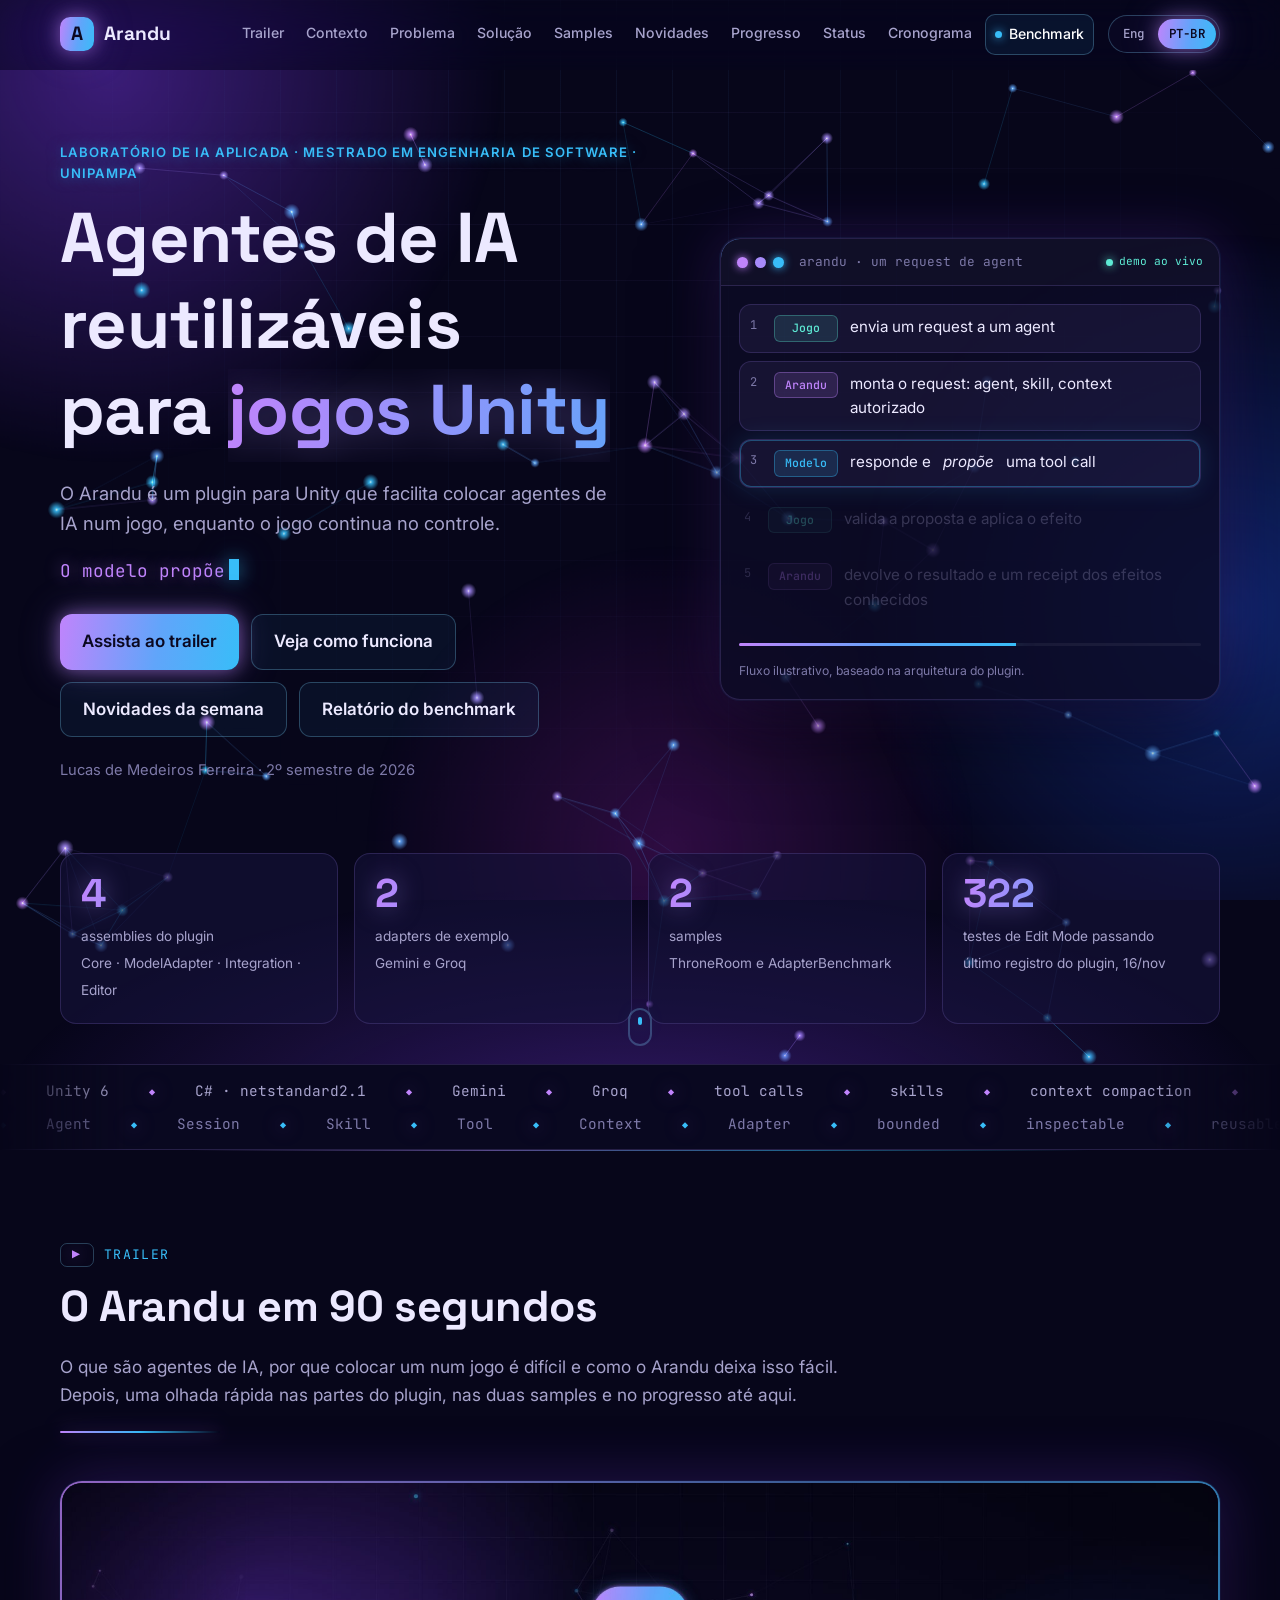
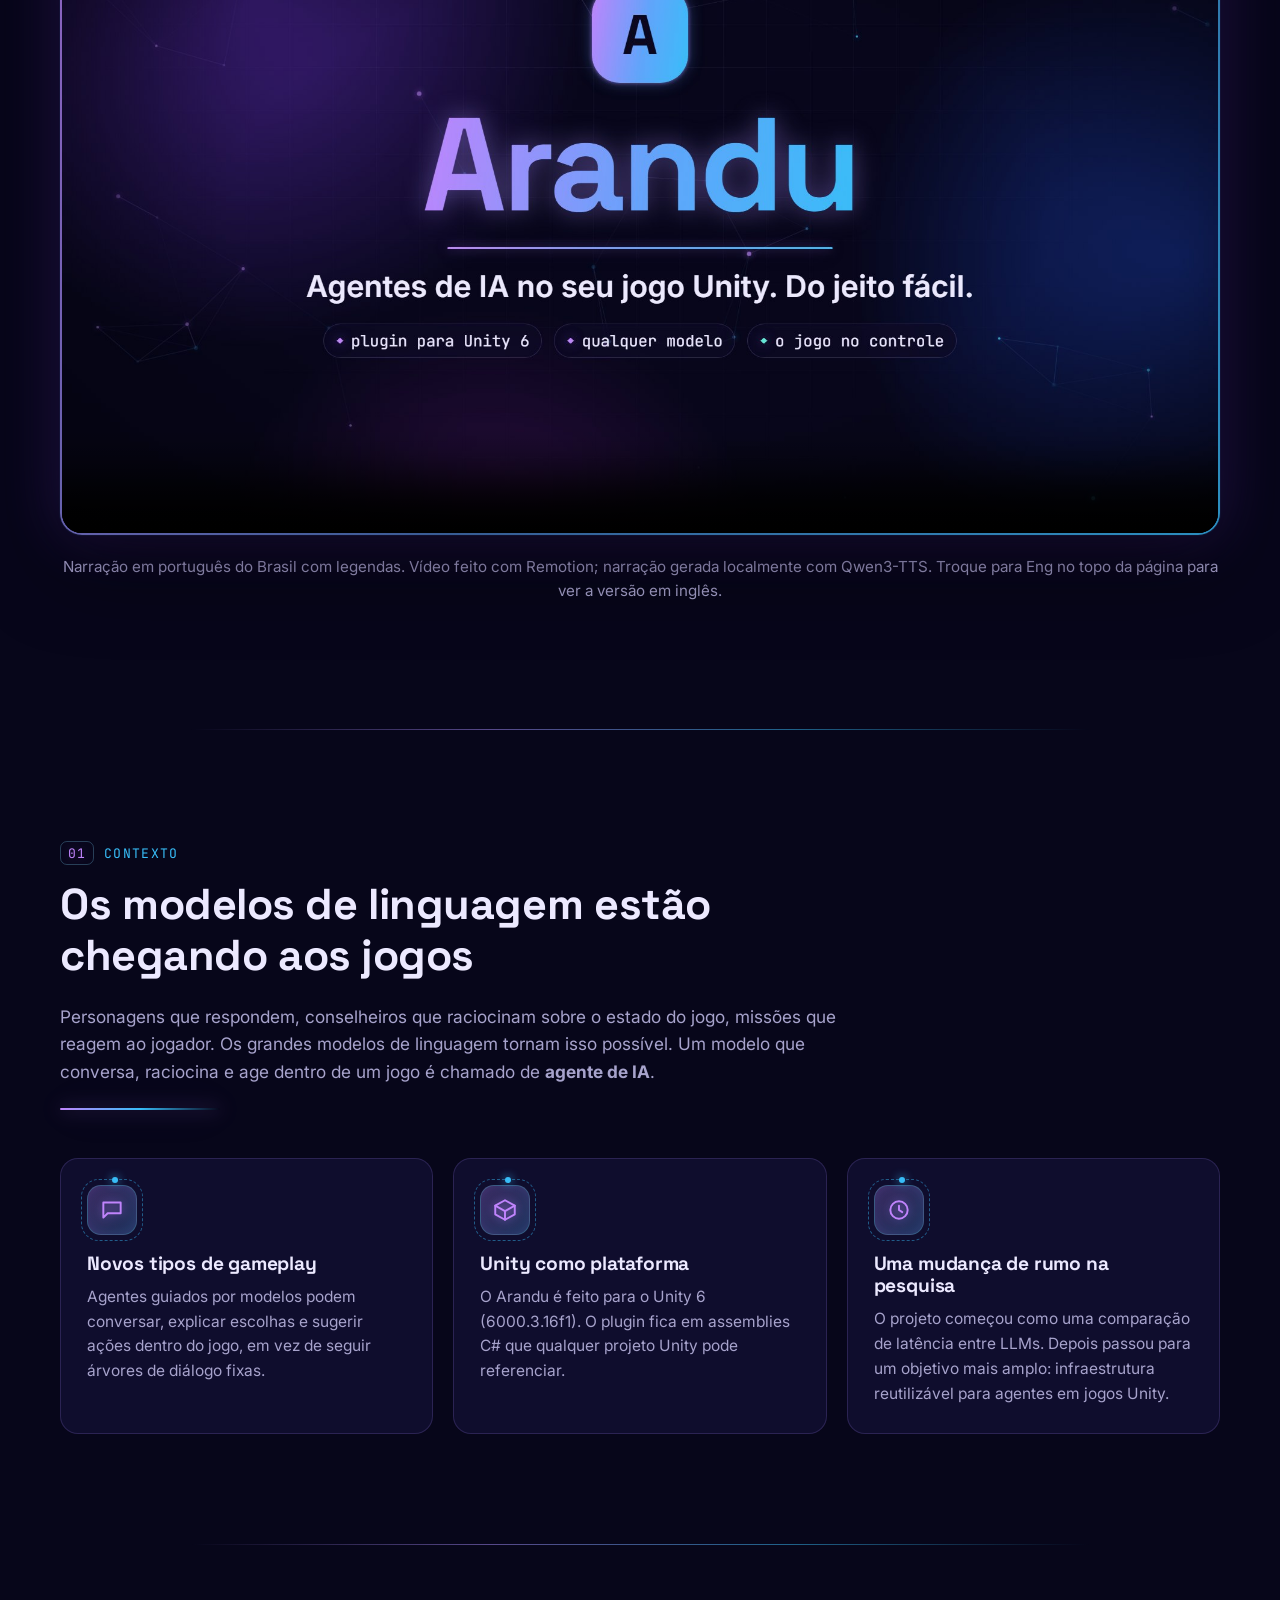
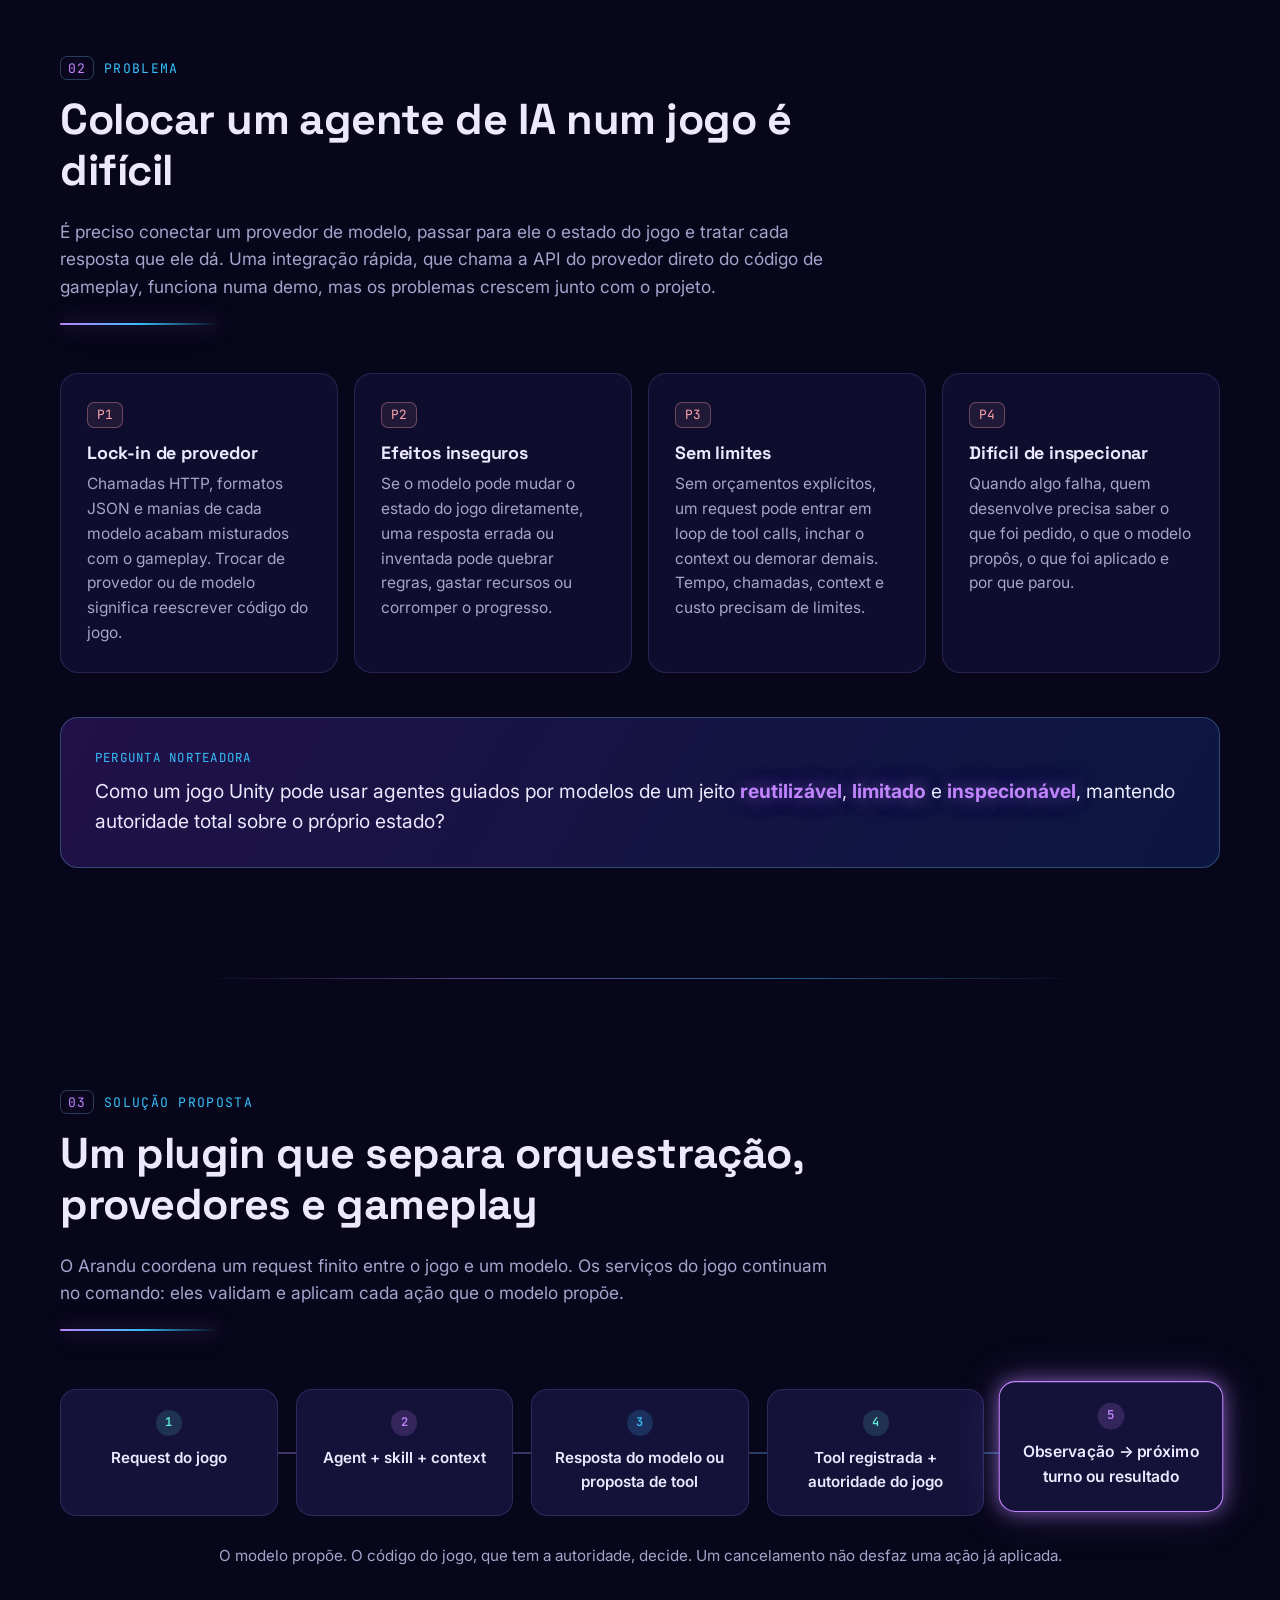
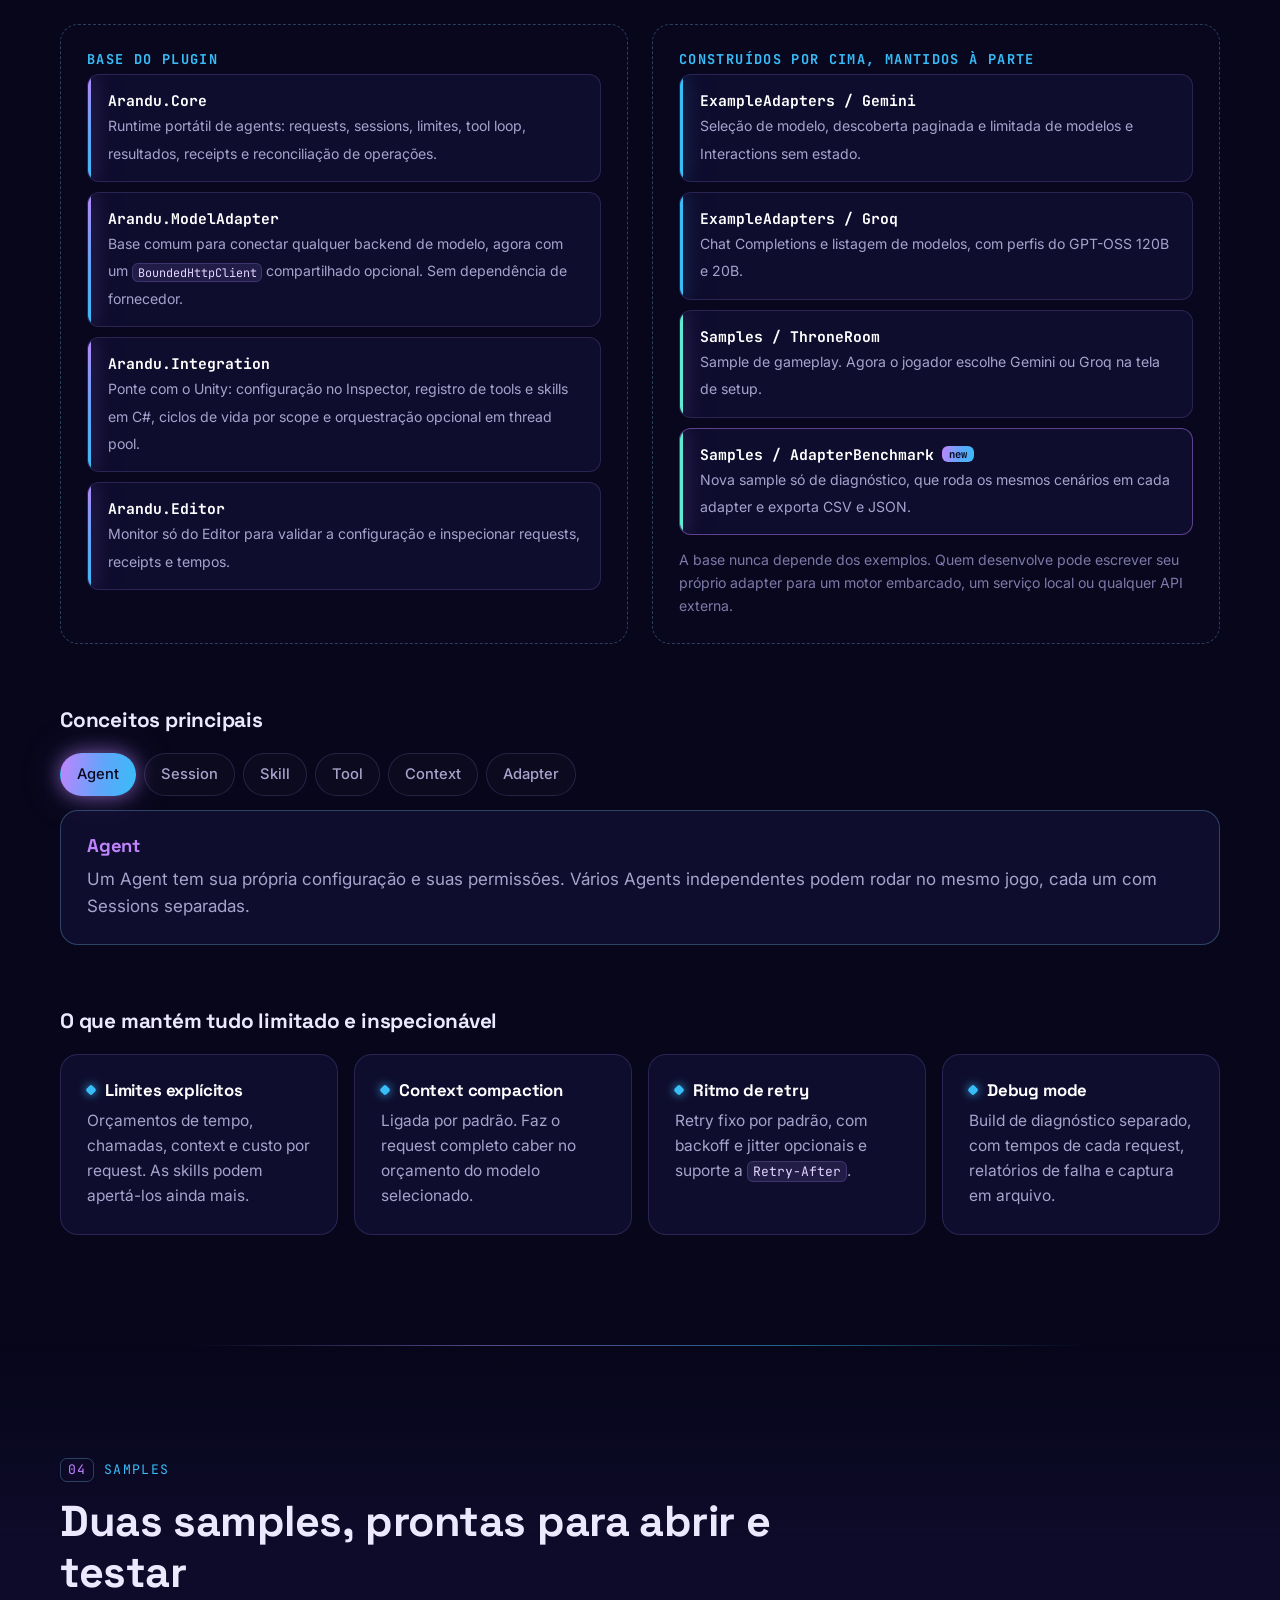
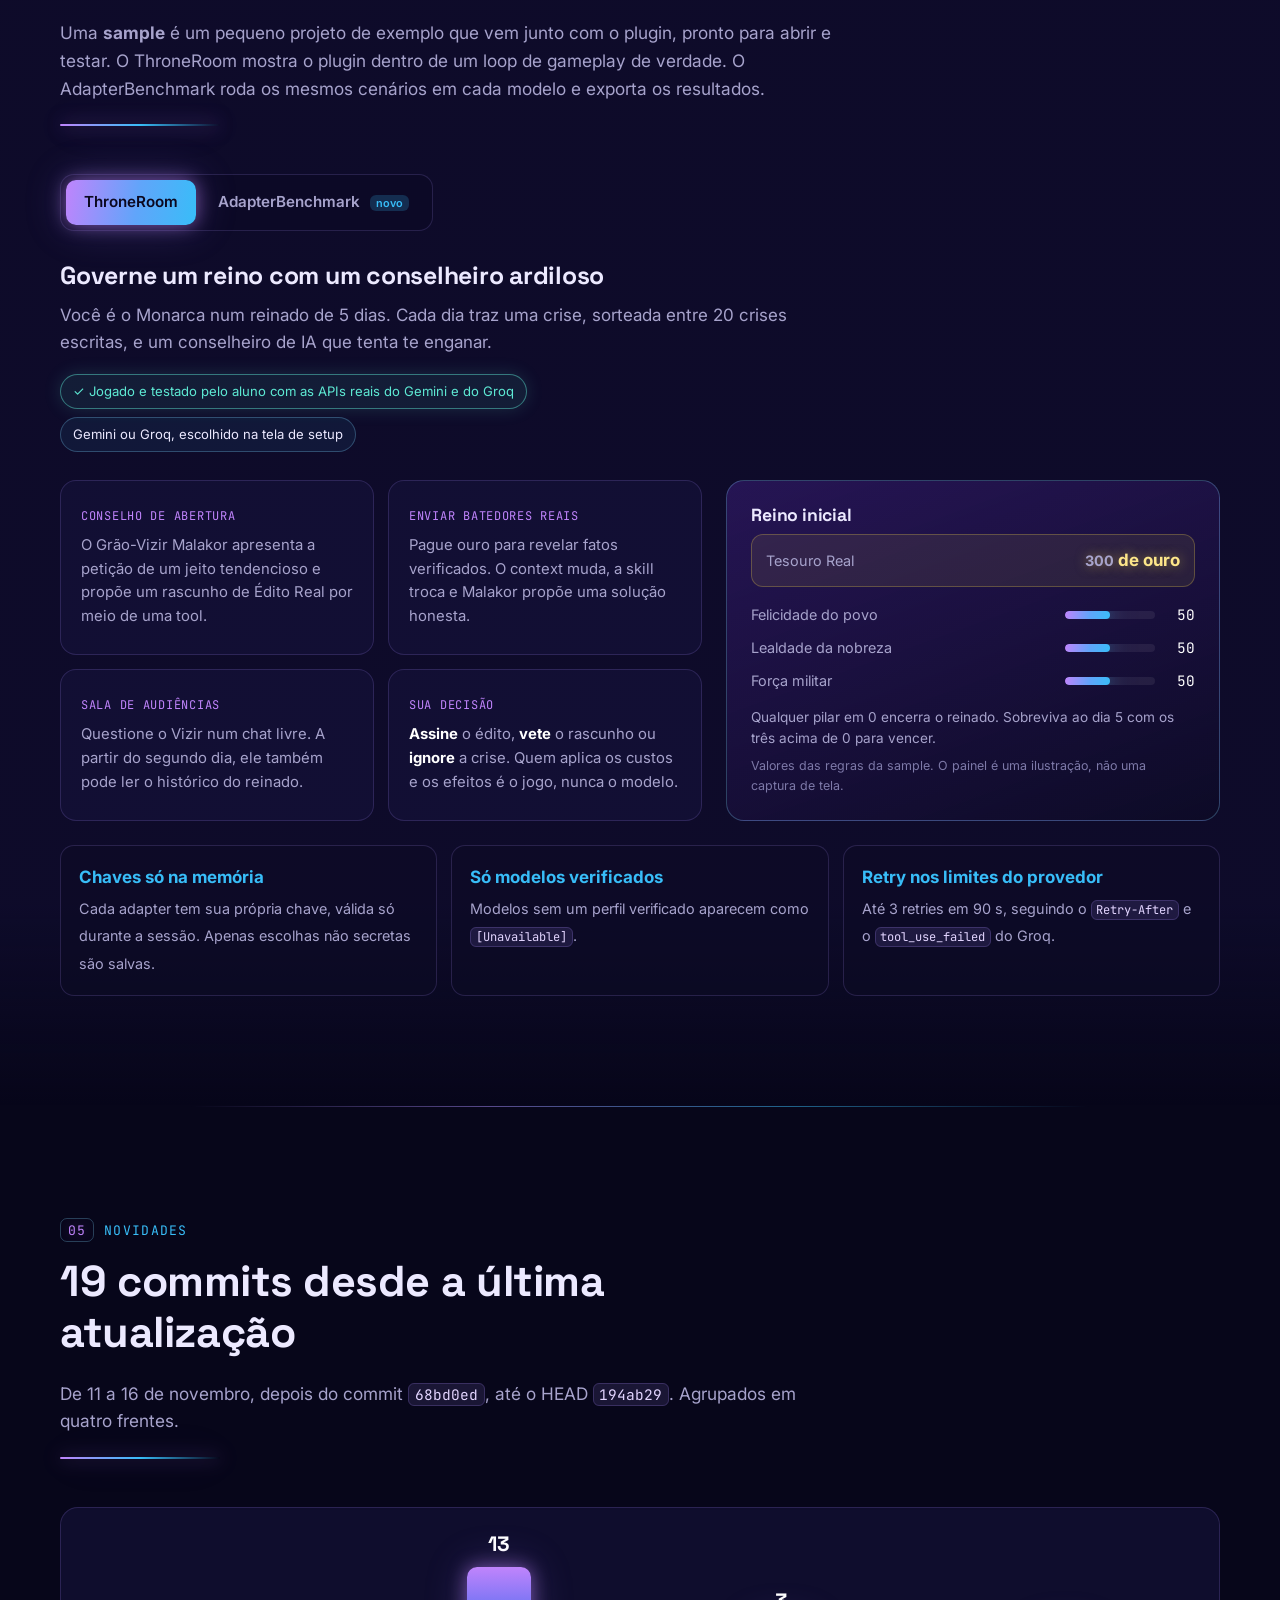
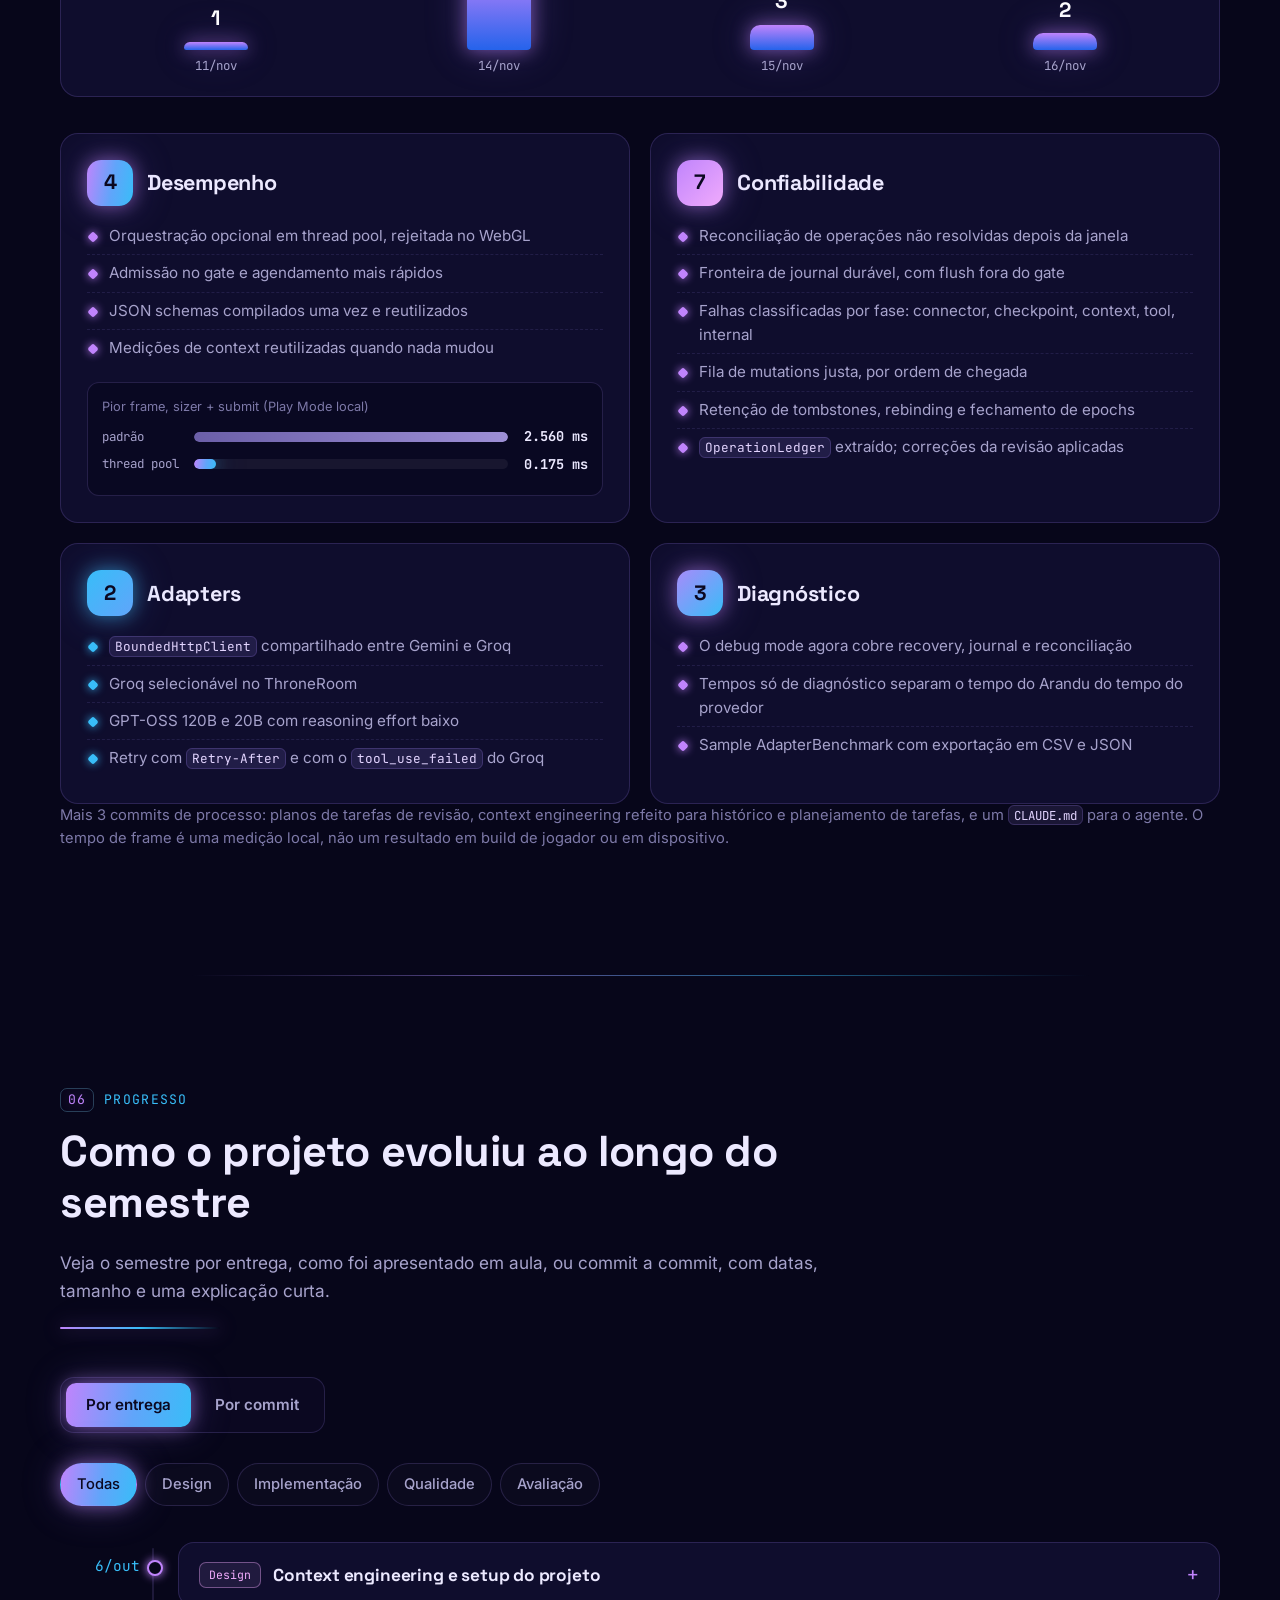
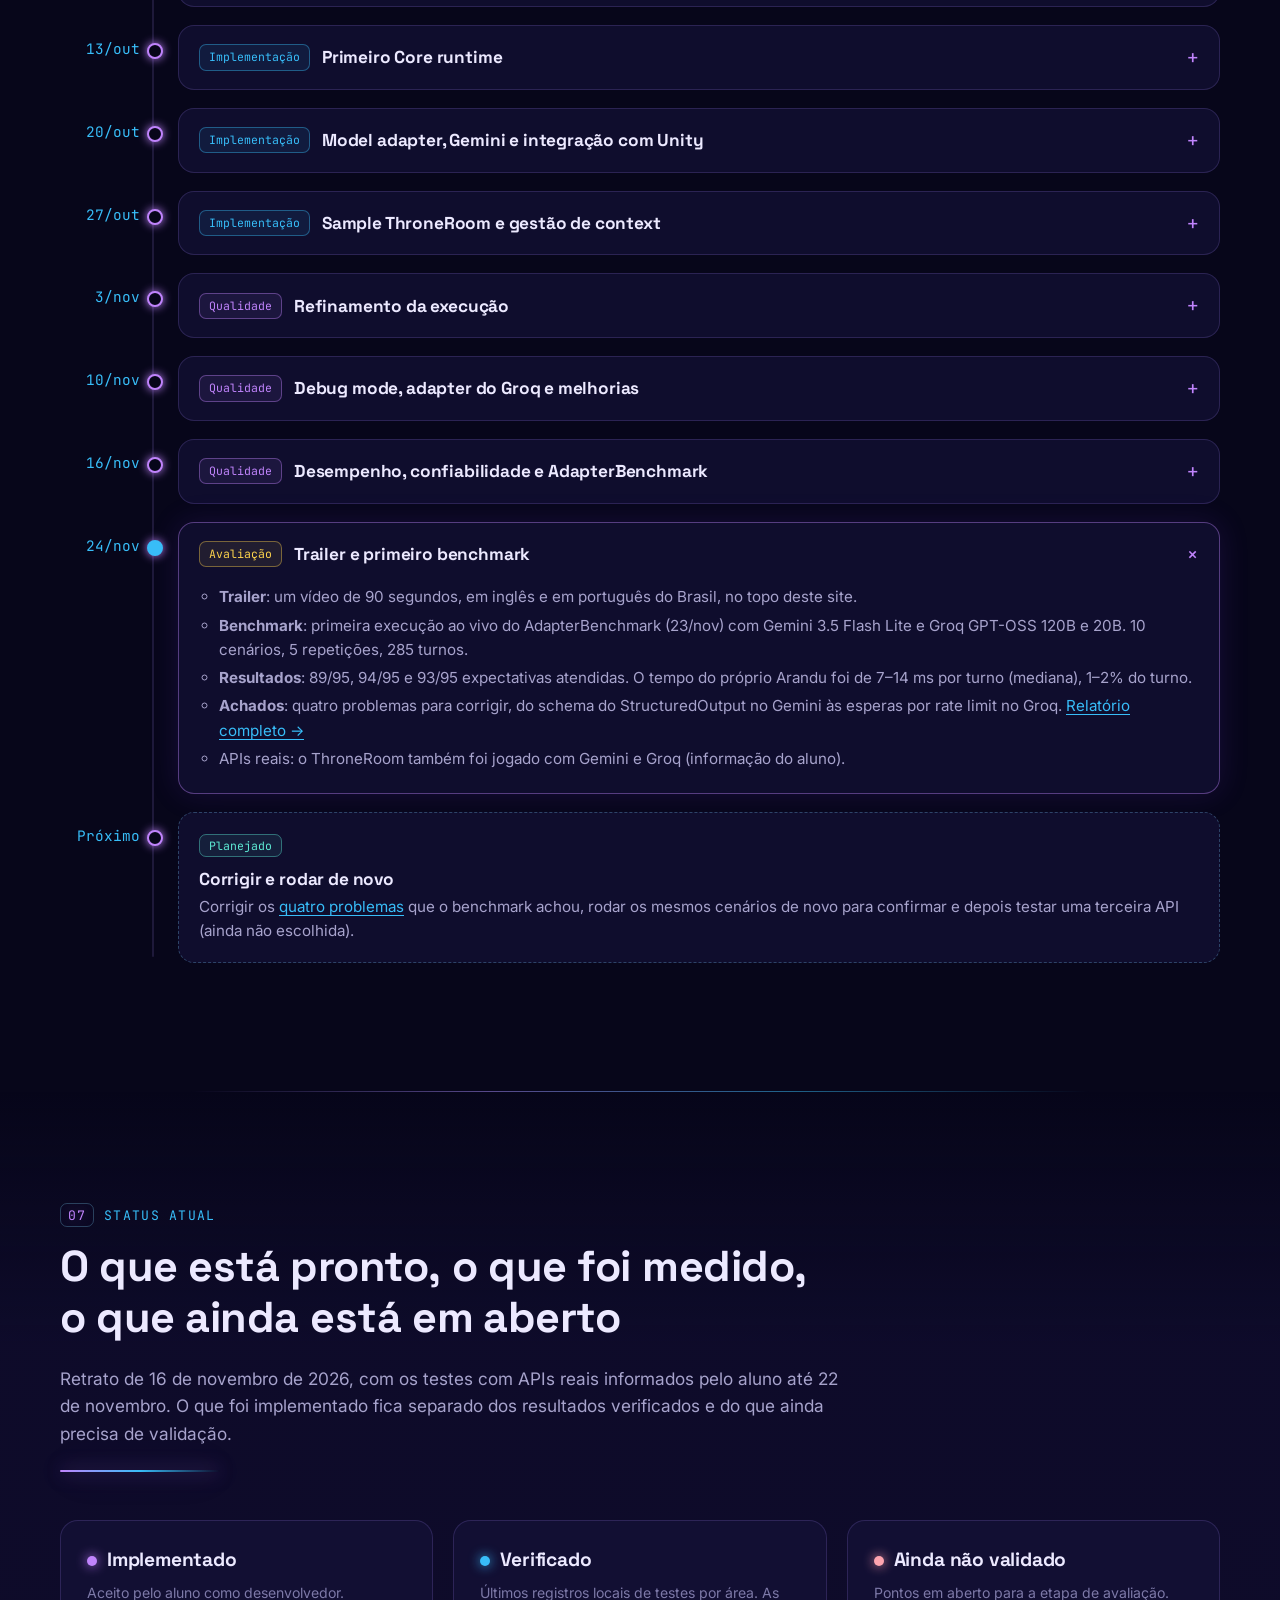
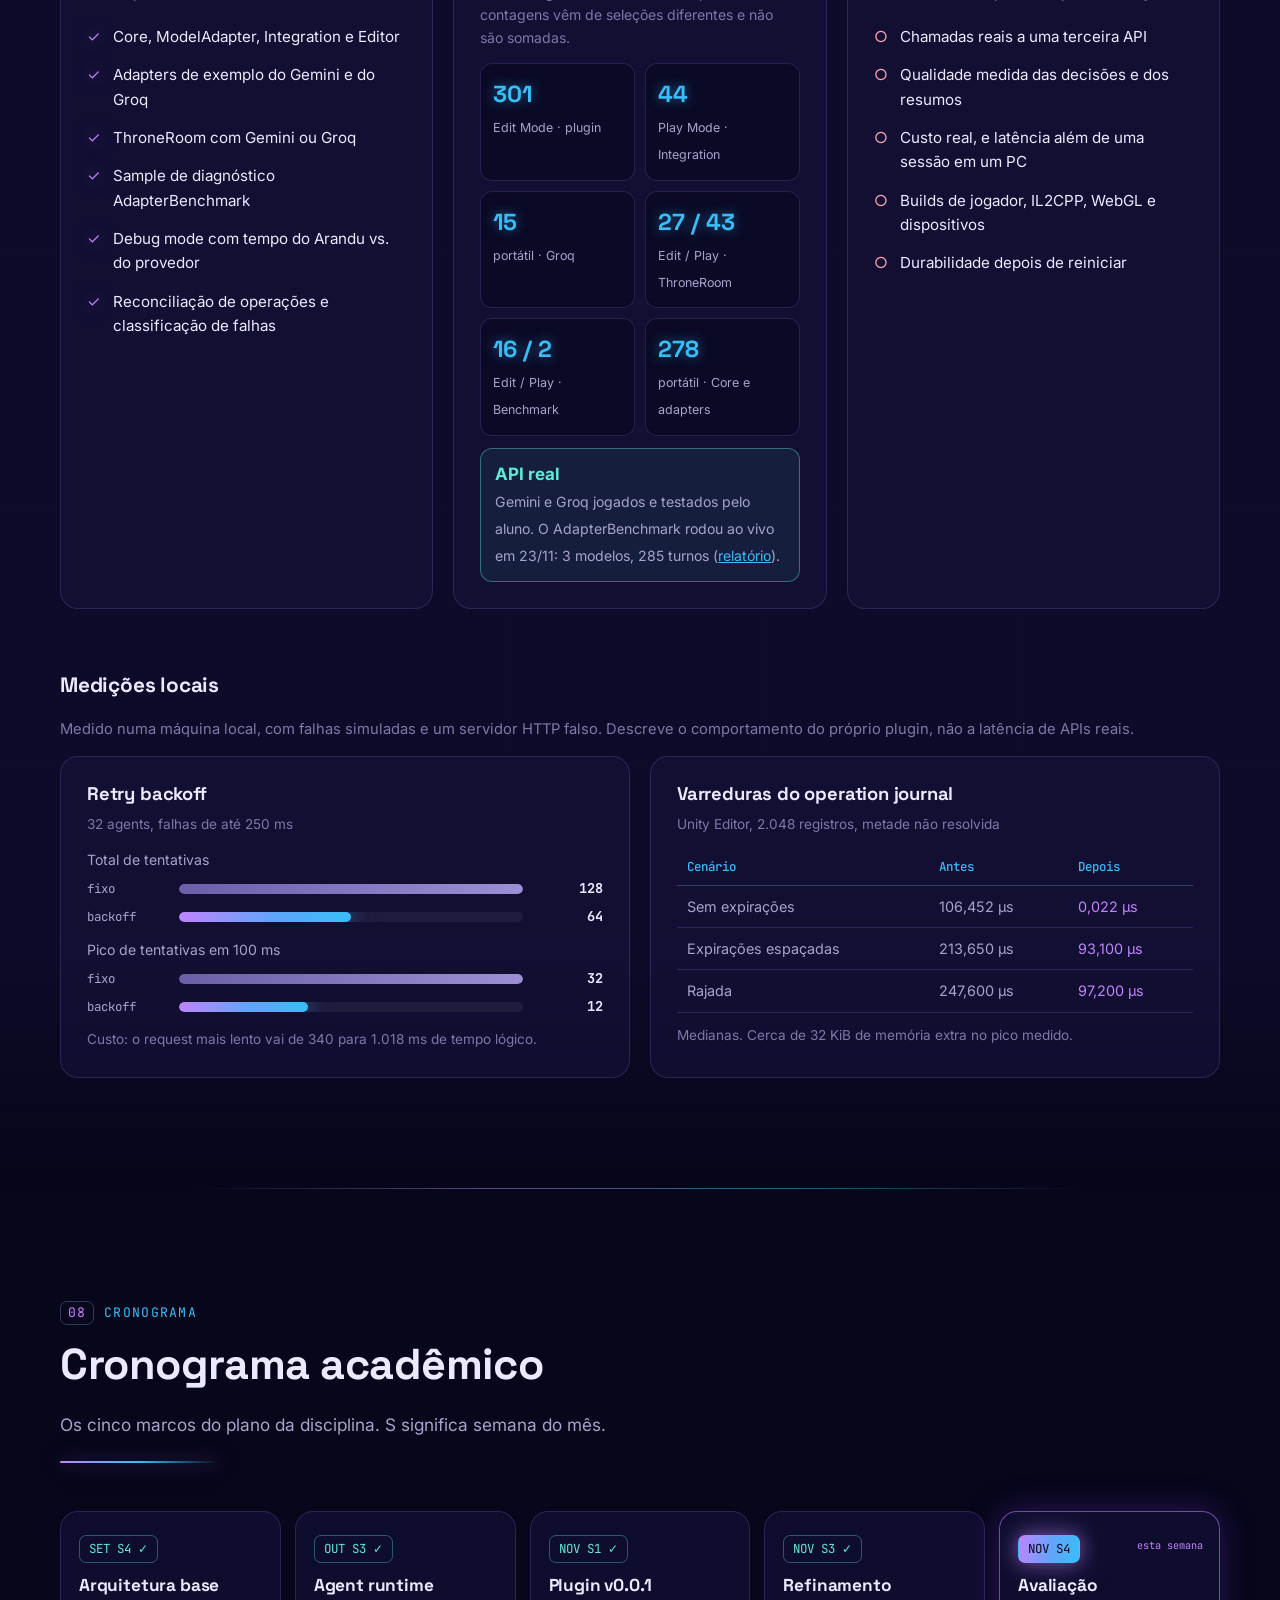
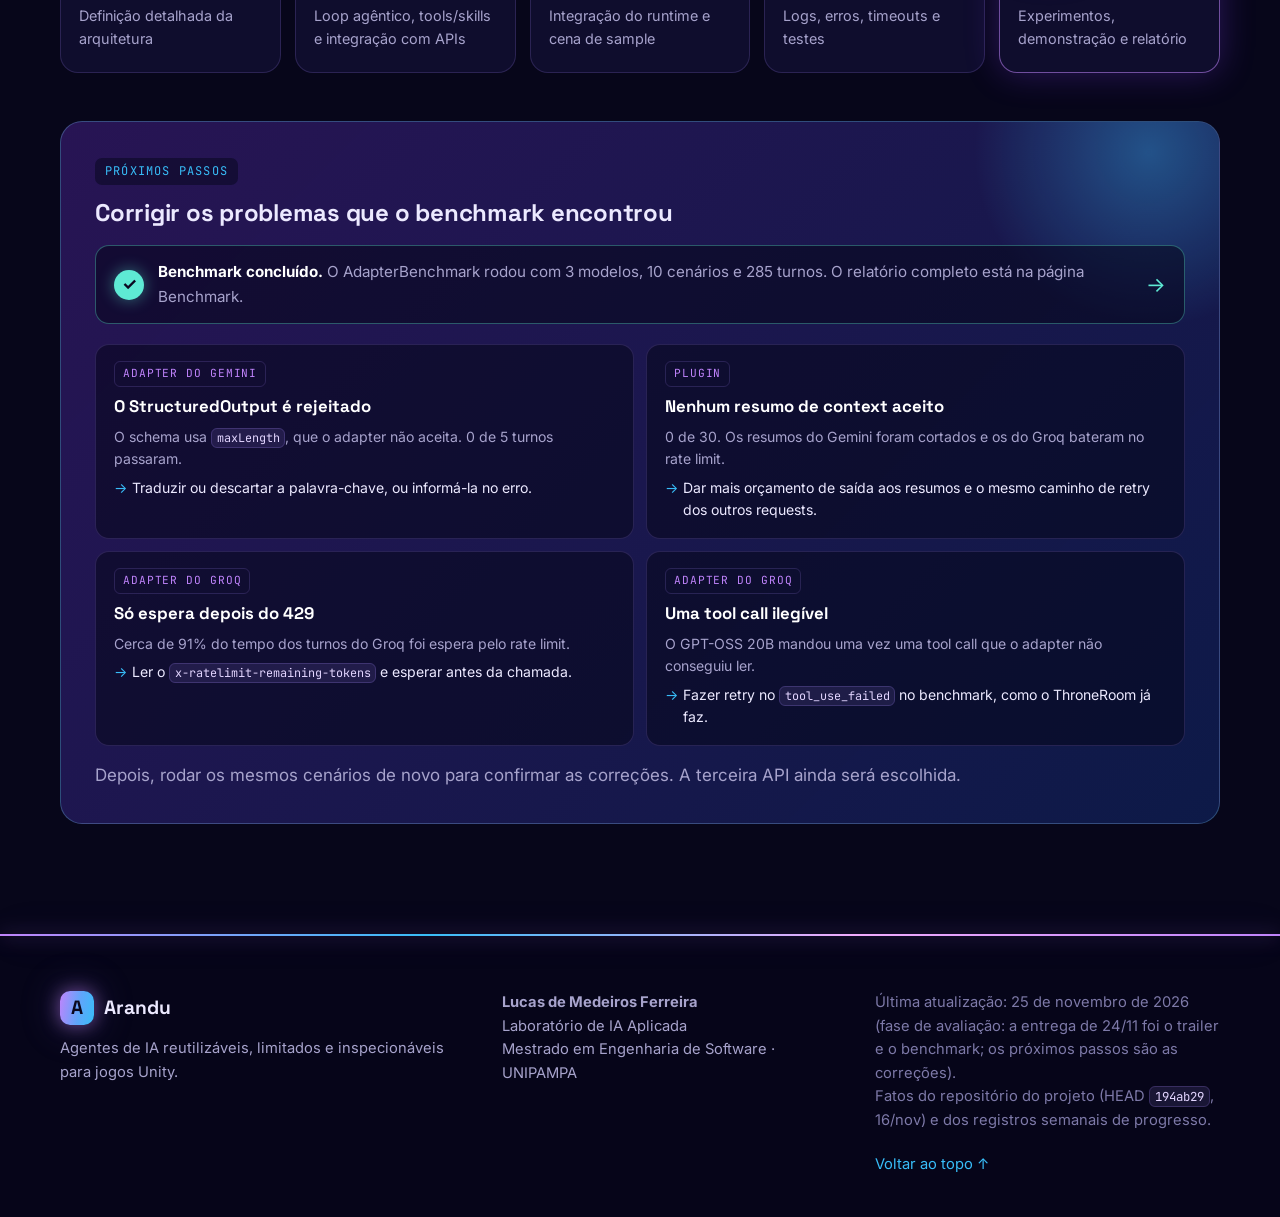
<file: index.pt-br.html>
<!doctype html>
<html lang="pt-BR">
<head>
  <meta charset="utf-8">
  <meta name="viewport" content="width=device-width, initial-scale=1">
  <title>Arandu · Agentes de IA para Unity</title>
  <meta name="description" content="Arandu é um plugin reutilizável para Unity de agentes de jogo guiados por modelos. Site do projeto da disciplina Laboratório de IA Aplicada, Mestrado em Engenharia de Software, UNIPAMPA.">
  <meta name="theme-color" content="#07061a">
  <link rel="preconnect" href="https://fonts.googleapis.com">
  <link rel="preconnect" href="https://fonts.gstatic.com" crossorigin>
  <link href="https://fonts.googleapis.com/css2?family=Inter:wght@400;500;600;700&family=Space+Grotesk:wght@500;600;700&family=JetBrains+Mono:wght@400;500&display=swap" rel="stylesheet">
  <link rel="stylesheet" href="styles.css?v=7.3">
  <link rel="stylesheet" href="benchmark.css">
  <link rel="icon" href="data:image/svg+xml,%3Csvg xmlns='http://www.w3.org/2000/svg' viewBox='0 0 64 64'%3E%3Cdefs%3E%3ClinearGradient id='g' x1='0' y1='0' x2='1' y2='1'%3E%3Cstop offset='0' stop-color='%23c084fc'/%3E%3Cstop offset='1' stop-color='%2338bdf8'/%3E%3C/linearGradient%3E%3C/defs%3E%3Crect width='64' height='64' rx='14' fill='%230d0b26'/%3E%3Cpath d='M32 12 50 52H40l-8-19-8 19H14z' fill='url(%23g)'/%3E%3C/svg%3E">
  <link rel="alternate" hreflang="en" data-lang="en" href="index.html">
  <link rel="alternate" hreflang="pt-BR" data-lang="pt-br" href="index.pt-br.html">
  <script src="lang.js?v=7.1"></script>
</head>
<body>

<div class="scroll-progress" aria-hidden="true"><i></i></div>
<div class="cursor-glow" aria-hidden="true"></div>
<div class="bg-orbs" aria-hidden="true"><span class="orb o1"></span><span class="orb o2"></span><span class="orb o3"></span></div>
<div class="bg-grid" aria-hidden="true"></div>

<header class="topbar" id="top">
  <a class="brand" href="#top" aria-label="Início do Arandu">
    <span class="brand-mark" aria-hidden="true">A</span>
    <span>Arandu</span>
  </a>
  <div class="lang-switch" role="group" aria-label="Language / Idioma">
    <a href="index.html" data-lang="en" lang="en" hreflang="en">Eng</a>
    <a href="index.pt-br.html" data-lang="pt-br" lang="pt-BR" hreflang="pt-BR" class="active" aria-current="true">PT-BR</a>
  </div>
  <button class="menu-toggle" aria-expanded="false" aria-controls="nav" aria-label="Abrir menu">
    <span></span><span></span><span></span>
  </button>
  <nav id="nav" class="nav">
    <a href="#trailer">Trailer</a>
    <a href="#context">Contexto</a>
    <a href="#problem">Problema</a>
    <a href="#solution">Solução</a>
    <a href="#samples">Samples</a>
    <a href="#whatsnew">Novidades</a>
    <a href="#progress">Progresso</a>
    <a href="#status">Status</a>
    <a href="#roadmap">Cronograma</a>
    <a href="benchmark.pt-br.html" class="nav-tab">Benchmark</a>
  </nav>
</header>

<main>

<!-- ============ HERO ============ -->
<section class="hero">
  <canvas id="net" class="hero-net" aria-hidden="true"></canvas>
  <div class="wrap hero-grid">
    <div class="hero-copy">
      <p class="eyebrow anim-in" style="--d:0">Laboratório de IA Aplicada · Mestrado em Engenharia de Software · UNIPAMPA</p>
      <h1 class="anim-in" style="--d:1">Agentes de IA reutilizáveis<br>para <span class="grad glitch" data-text="jogos Unity">jogos Unity</span></h1>
      <p class="lead anim-in" style="--d:2">O Arandu é um plugin para Unity que facilita colocar agentes de IA num jogo, enquanto o jogo continua no controle.</p>
      <p class="motto anim-in" style="--d:3"><span class="typed" data-words="O modelo propõe.|O jogo decide.|Todo request tem limites.|Todo efeito tem um receipt."></span><span class="caret" aria-hidden="true"></span></p>
      <div class="hero-cta anim-in" style="--d:4">
        <a class="btn btn-primary magnetic" href="#trailer"><span>Assista ao trailer</span></a>
        <a class="btn btn-ghost magnetic" href="#solution"><span>Veja como funciona</span></a>
        <a class="btn btn-ghost magnetic" href="#whatsnew"><span>Novidades da semana</span></a>
        <a class="btn btn-ghost magnetic" href="benchmark.pt-br.html"><span>Relatório do benchmark</span></a>
      </div>
      <p class="author anim-in" style="--d:5">Lucas de Medeiros Ferreira · 2º semestre de 2026</p>
    </div>

    <div class="terminal anim-in tilt" style="--d:3" aria-label="Fluxo ilustrativo de um request">
      <div class="term-head">
        <span class="dot"></span><span class="dot"></span><span class="dot"></span>
        <span class="term-title">arandu · um request de agent</span>
        <span class="term-live">demo ao vivo</span>
      </div>
      <ol class="term-body" id="term">
        <li data-tag="game"><span class="tag">Jogo</span> envia um request a um agent</li>
        <li data-tag="arandu"><span class="tag">Arandu</span> monta o request: agent, skill, context autorizado</li>
        <li data-tag="model"><span class="tag">Modelo</span> responde e <em>propõe</em> uma tool call</li>
        <li data-tag="game"><span class="tag">Jogo</span> valida a proposta e aplica o efeito</li>
        <li data-tag="arandu"><span class="tag">Arandu</span> devolve o resultado e um receipt dos efeitos conhecidos</li>
      </ol>
      <div class="term-foot"><span class="term-bar"><i></i></span><span class="term-note">Fluxo ilustrativo, baseado na arquitetura do plugin.</span></div>
    </div>
  </div>

  <div class="wrap stats">
    <div class="stat reveal"><b data-count="4">0</b><span>assemblies do plugin<br>Core · ModelAdapter · Integration · Editor</span></div>
    <div class="stat reveal"><b data-count="2">0</b><span>adapters de exemplo<br>Gemini e Groq</span></div>
    <div class="stat reveal"><b data-count="2">0</b><span>samples<br>ThroneRoom e AdapterBenchmark</span></div>
    <div class="stat reveal"><b data-count="322">0</b><span>testes de Edit Mode passando<br>último registro do plugin, 16/nov</span></div>
  </div>

  <a class="scroll-cue" href="#trailer" aria-label="Rolar até o conteúdo"><span></span></a>
</section>

<div class="marquee" aria-hidden="true">
  <div class="marquee-track">
    <span>Unity 6</span><span>C# · netstandard2.1</span><span>Gemini</span><span>Groq</span><span>tool calls</span><span>skills</span><span>context compaction</span><span>retry · backoff · jitter</span><span>receipts</span><span>debug mode</span><span>ARANDU_DIAGNOSTICS</span><span>AdapterBenchmark</span>
    <span>Unity 6</span><span>C# · netstandard2.1</span><span>Gemini</span><span>Groq</span><span>tool calls</span><span>skills</span><span>context compaction</span><span>retry · backoff · jitter</span><span>receipts</span><span>debug mode</span><span>ARANDU_DIAGNOSTICS</span><span>AdapterBenchmark</span>
  </div>
  <div class="marquee-track rev">
    <span>Agent</span><span>Session</span><span>Skill</span><span>Tool</span><span>Context</span><span>Adapter</span><span>bounded</span><span>inspectable</span><span>reusable</span><span>53 commits</span><span>ThroneRoom</span><span>Editor monitor</span>
    <span>Agent</span><span>Session</span><span>Skill</span><span>Tool</span><span>Context</span><span>Adapter</span><span>bounded</span><span>inspectable</span><span>reusable</span><span>53 commits</span><span>ThroneRoom</span><span>Editor monitor</span>
  </div>
</div>

<!-- ============ TRAILER ============ -->
<section id="trailer" class="section trailer-section">
  <div class="wrap">
    <header class="section-head reveal">
      <p class="kicker"><span>▶</span> Trailer</p>
      <h2>O Arandu em 90 segundos</h2>
      <p class="sub">O que são agentes de IA, por que colocar um num jogo é difícil e como o Arandu deixa isso fácil. Depois, uma olhada rápida nas partes do plugin, nas duas samples e no progresso até aqui.</p>
    </header>

    <div class="trailer-frame reveal">
      <video class="trailer-video" controls preload="metadata" playsinline poster="assets/arandu-trailer-poster-pt-br.jpg">
        <source src="assets/arandu-trailer-pt-br.mp4" type="video/mp4">
        Seu navegador não consegue reproduzir este vídeo. <a href="assets/arandu-trailer-pt-br.mp4">Baixe o trailer (MP4)</a>.
      </video>
    </div>
    <p class="caption reveal">Narração em português do Brasil com legendas. Vídeo feito com Remotion; narração gerada localmente com Qwen3-TTS. Troque para Eng no topo da página para ver a versão em inglês.</p>
  </div>
</section>

<!-- ============ CONTEXT ============ -->
<section id="context" class="section">
  <div class="wrap">
    <header class="section-head reveal">
      <p class="kicker"><span>01</span> Contexto</p>
      <h2>Os modelos de linguagem estão chegando aos jogos</h2>
      <p class="sub">Personagens que respondem, conselheiros que raciocinam sobre o estado do jogo, missões que reagem ao jogador. Os grandes modelos de linguagem tornam isso possível. Um modelo que conversa, raciocina e age dentro de um jogo é chamado de <b>agente de IA</b>.</p>
    </header>

    <div class="grid-3 stagger">
      <article class="card spot reveal">
        <div class="icon" aria-hidden="true"><svg viewBox="0 0 24 24"><path d="M4 5h16v10H8l-4 4z" /></svg></div>
        <h3>Novos tipos de gameplay</h3>
        <p>Agentes guiados por modelos podem conversar, explicar escolhas e sugerir ações dentro do jogo, em vez de seguir árvores de diálogo fixas.</p>
      </article>
      <article class="card spot reveal">
        <div class="icon" aria-hidden="true"><svg viewBox="0 0 24 24"><path d="M12 3 21 8v8l-9 5-9-5V8z" /><path d="M3 8l9 5 9-5M12 13v8" /></svg></div>
        <h3>Unity como plataforma</h3>
        <p>O Arandu é feito para o Unity 6 (6000.3.16f1). O plugin fica em assemblies C# que qualquer projeto Unity pode referenciar.</p>
      </article>
      <article class="card spot reveal">
        <div class="icon" aria-hidden="true"><svg viewBox="0 0 24 24"><circle cx="12" cy="12" r="8" /><path d="M12 8v4l3 2" /></svg></div>
        <h3>Uma mudança de rumo na pesquisa</h3>
        <p>O projeto começou como uma comparação de latência entre LLMs. Depois passou para um objetivo mais amplo: infraestrutura reutilizável para agentes em jogos Unity.</p>
      </article>
    </div>
  </div>
</section>

<!-- ============ PROBLEM ============ -->
<section id="problem" class="section">
  <div class="wrap">
    <header class="section-head reveal">
      <p class="kicker"><span>02</span> Problema</p>
      <h2>Colocar um agente de IA num jogo é difícil</h2>
      <p class="sub">É preciso conectar um provedor de modelo, passar para ele o estado do jogo e tratar cada resposta que ele dá. Uma integração rápida, que chama a API do provedor direto do código de gameplay, funciona numa demo, mas os problemas crescem junto com o projeto.</p>
    </header>

    <div class="problems stagger">
      <article class="problem spot reveal">
        <span class="pnum">P1</span>
        <h3>Lock-in de provedor</h3>
        <p>Chamadas HTTP, formatos JSON e manias de cada modelo acabam misturados com o gameplay. Trocar de provedor ou de modelo significa reescrever código do jogo.</p>
      </article>
      <article class="problem spot reveal">
        <span class="pnum">P2</span>
        <h3>Efeitos inseguros</h3>
        <p>Se o modelo pode mudar o estado do jogo diretamente, uma resposta errada ou inventada pode quebrar regras, gastar recursos ou corromper o progresso.</p>
      </article>
      <article class="problem spot reveal">
        <span class="pnum">P3</span>
        <h3>Sem limites</h3>
        <p>Sem orçamentos explícitos, um request pode entrar em loop de tool calls, inchar o context ou demorar demais. Tempo, chamadas, context e custo precisam de limites.</p>
      </article>
      <article class="problem spot reveal">
        <span class="pnum">P4</span>
        <h3>Difícil de inspecionar</h3>
        <p>Quando algo falha, quem desenvolve precisa saber o que foi pedido, o que o modelo propôs, o que foi aplicado e por que parou.</p>
      </article>
    </div>

    <blockquote class="question reveal">
      <span>Pergunta norteadora</span>
      Como um jogo Unity pode usar agentes guiados por modelos de um jeito <b>reutilizável</b>, <b>limitado</b> e <b>inspecionável</b>, mantendo autoridade total sobre o próprio estado?
    </blockquote>
  </div>
</section>

<!-- ============ SOLUTION ============ -->
<section id="solution" class="section">
  <div class="wrap">
    <header class="section-head reveal">
      <p class="kicker"><span>03</span> Solução proposta</p>
      <h2>Um plugin que separa orquestração, provedores e gameplay</h2>
      <p class="sub">O Arandu coordena um request finito entre o jogo e um modelo. Os serviços do jogo continuam no comando: eles validam e aplicam cada ação que o modelo propõe.</p>
    </header>

    <div class="loop reveal" role="img" aria-label="Loop do agent: request do jogo, agent com skill e context, resposta do modelo ou proposta de tool, tool registrada com autoridade do jogo, observação e então próximo turno ou resultado">
      <div class="loop-track" aria-hidden="true"><i class="pulse"></i></div>
      <div class="node n-game"><small>1</small>Request do jogo</div>
      <div class="node n-arandu"><small>2</small>Agent + skill + context</div>
      <div class="node n-model"><small>3</small>Resposta do modelo ou proposta de tool</div>
      <div class="node n-game"><small>4</small>Tool registrada + autoridade do jogo</div>
      <div class="node n-arandu"><small>5</small>Observação → próximo turno ou resultado</div>
    </div>
    <p class="caption reveal">O modelo propõe. O código do jogo, que tem a autoridade, decide. Um cancelamento não desfaz uma ação já aplicada.</p>

    <div class="arch">
      <div class="arch-col reveal">
        <h3 class="arch-title">Base do plugin</h3>
        <div class="module m-core"><b>Arandu.Core</b><span>Runtime portátil de agents: requests, sessions, limites, tool loop, resultados, receipts e reconciliação de operações.</span></div>
        <div class="module m-adapter"><b>Arandu.ModelAdapter</b><span>Base comum para conectar qualquer backend de modelo, agora com um <code>BoundedHttpClient</code> compartilhado opcional. Sem dependência de fornecedor.</span></div>
        <div class="module m-integration"><b>Arandu.Integration</b><span>Ponte com o Unity: configuração no Inspector, registro de tools e skills em C#, ciclos de vida por scope e orquestração opcional em thread pool.</span></div>
        <div class="module m-editor"><b>Arandu.Editor</b><span>Monitor só do Editor para validar a configuração e inspecionar requests, receipts e tempos.</span></div>
      </div>
      <div class="arch-col reveal">
        <h3 class="arch-title">Construídos por cima, mantidos à parte</h3>
        <div class="module m-example"><b>ExampleAdapters / Gemini</b><span>Seleção de modelo, descoberta paginada e limitada de modelos e Interactions sem estado.</span></div>
        <div class="module m-example"><b>ExampleAdapters / Groq</b><span>Chat Completions e listagem de modelos, com perfis do GPT-OSS 120B e 20B.</span></div>
        <div class="module m-sample"><b>Samples / ThroneRoom</b><span>Sample de gameplay. Agora o jogador escolhe Gemini ou Groq na tela de setup.</span></div>
        <div class="module m-sample m-new"><b>Samples / AdapterBenchmark</b><span>Nova sample só de diagnóstico, que roda os mesmos cenários em cada adapter e exporta CSV e JSON.</span></div>
        <p class="arch-note">A base nunca depende dos exemplos. Quem desenvolve pode escrever seu próprio adapter para um motor embarcado, um serviço local ou qualquer API externa.</p>
      </div>
    </div>

    <h3 class="minor-title reveal">Conceitos principais</h3>
    <div class="concepts reveal" role="tablist">
      <button class="concept active" data-key="agent" role="tab">Agent</button>
      <button class="concept" data-key="session" role="tab">Session</button>
      <button class="concept" data-key="skill" role="tab">Skill</button>
      <button class="concept" data-key="tool" role="tab">Tool</button>
      <button class="concept" data-key="context" role="tab">Context</button>
      <button class="concept" data-key="adapter" role="tab">Adapter</button>
    </div>
    <div class="concept-panel reveal" id="concept-panel" aria-live="polite">
      <h4>Agent</h4>
      <p>Um Agent tem sua própria configuração e suas permissões. Vários Agents independentes podem rodar no mesmo jogo, cada um com Sessions separadas.</p>
    </div>

    <h3 class="minor-title reveal">O que mantém tudo limitado e inspecionável</h3>
    <div class="grid-4 stagger">
      <div class="feat spot reveal"><h4>Limites explícitos</h4><p>Orçamentos de tempo, chamadas, context e custo por request. As skills podem apertá-los ainda mais.</p></div>
      <div class="feat spot reveal"><h4>Context compaction</h4><p>Ligada por padrão. Faz o request completo caber no orçamento do modelo selecionado.</p></div>
      <div class="feat spot reveal"><h4>Ritmo de retry</h4><p>Retry fixo por padrão, com backoff e jitter opcionais e suporte a <code>Retry-After</code>.</p></div>
      <div class="feat spot reveal"><h4>Debug mode</h4><p>Build de diagnóstico separado, com tempos de cada request, relatórios de falha e captura em arquivo.</p></div>
    </div>
  </div>
</section>

<!-- ============ SAMPLES ============ -->
<section id="samples" class="section section-deep">
  <div class="wrap">
    <header class="section-head reveal">
      <p class="kicker"><span>04</span> Samples</p>
      <h2>Duas samples, prontas para abrir e testar</h2>
      <p class="sub">Uma <b>sample</b> é um pequeno projeto de exemplo que vem junto com o plugin, pronto para abrir e testar. O ThroneRoom mostra o plugin dentro de um loop de gameplay de verdade. O AdapterBenchmark roda os mesmos cenários em cada modelo e exporta os resultados.</p>
    </header>

    <div class="sample-tabs reveal" role="tablist">
      <button class="stab active" data-tab="throne" role="tab" aria-selected="true">ThroneRoom</button>
      <button class="stab" data-tab="bench" role="tab" aria-selected="false">AdapterBenchmark <em>novo</em></button>
      <span class="stab-ink" aria-hidden="true"></span>
    </div>

    <!-- ThroneRoom -->
    <div class="spanel active" id="tab-throne">
      <div class="throne-head">
        <h3>Governe um reino com um conselheiro ardiloso</h3>
        <p>Você é o Monarca num reinado de 5 dias. Cada dia traz uma crise, sorteada entre 20 crises escritas, e um conselheiro de IA que tenta te enganar.</p>
        <div class="badges">
          <span class="badge badge-ok">✓ Jogado e testado pelo aluno com as APIs reais do Gemini e do Groq</span>
          <span class="badge">Gemini ou Groq, escolhido na tela de setup</span>
        </div>
      </div>

      <div class="throne">
        <div class="throne-steps">
          <div class="tstep"><span class="tday">Conselho de abertura</span><p>O Grão-Vizir Malakor apresenta a petição de um jeito tendencioso e propõe um rascunho de Édito Real por meio de uma tool.</p></div>
          <div class="tstep"><span class="tday">Enviar batedores reais</span><p>Pague ouro para revelar fatos verificados. O context muda, a skill troca e Malakor propõe uma solução honesta.</p></div>
          <div class="tstep"><span class="tday">Sala de audiências</span><p>Questione o Vizir num chat livre. A partir do segundo dia, ele também pode ler o histórico do reinado.</p></div>
          <div class="tstep"><span class="tday">Sua decisão</span><p><b>Assine</b> o édito, <b>vete</b> o rascunho ou <b>ignore</b> a crise. Quem aplica os custos e os efeitos é o jogo, nunca o modelo.</p></div>
        </div>

        <div class="kingdom" aria-label="Recursos iniciais do reino">
          <h3>Reino inicial</h3>
          <div class="gold"><span>Tesouro Real</span><b><span data-count="300">0</span> de ouro</b></div>
          <div class="pillar"><span>Felicidade do povo</span><div class="bar"><i style="--v:50%"></i></div><em>50</em></div>
          <div class="pillar"><span>Lealdade da nobreza</span><div class="bar"><i style="--v:50%"></i></div><em>50</em></div>
          <div class="pillar"><span>Força militar</span><div class="bar"><i style="--v:50%"></i></div><em>50</em></div>
          <p class="rule">Qualquer pilar em 0 encerra o reinado. Sobreviva ao dia 5 com os três acima de 0 para vencer.</p>
          <p class="rule faint">Valores das regras da sample. O painel é uma ilustração, não uma captura de tela.</p>
        </div>
      </div>

      <div class="safety">
        <div><b>Chaves só na memória</b><span>Cada adapter tem sua própria chave, válida só durante a sessão. Apenas escolhas não secretas são salvas.</span></div>
        <div><b>Só modelos verificados</b><span>Modelos sem um perfil verificado aparecem como <code>[Unavailable]</code>.</span></div>
        <div><b>Retry nos limites do provedor</b><span>Até 3 retries em 90 s, seguindo o <code>Retry-After</code> e o <code>tool_use_failed</code> do Groq.</span></div>
      </div>
    </div>

    <!-- AdapterBenchmark -->
    <div class="spanel" id="tab-bench">
      <div class="throne-head">
        <h3>Mesmos cenários, todos os modelos, dados comparáveis</h3>
        <p>O benchmark roda adapter × modelo × cenário × repetição. Cada repetição usa um scope e uma session novos, e cada turno é conferido contra uma expectativa concreta.</p>
        <div class="badges">
          <span class="badge">Só com <code>ARANDU_DIAGNOSTICS</code></span>
          <a class="badge badge-ok" href="benchmark.pt-br.html">Primeira execução ao vivo em 23/11 · 285 turnos · ver o relatório →</a>
        </div>
      </div>

      <div class="bench">
        <div class="pipeline" aria-label="Pipeline do benchmark">
          <div class="pstage"><b>Escolher</b><span>adapters e modelos</span></div>
          <div class="pstage"><b>Rodar</b><span>10 cenários × repetições</span></div>
          <div class="pstage"><b>Capturar</b><span>tempos do debug mode</span></div>
          <div class="pstage"><b>Exportar</b><span>CSV · JSON · JSONL</span></div>
        </div>

        <div class="scenarios">
          <span>PlainText</span><span>LongInput</span><span>StructuredOutput</span><span>SingleReadTool</span><span>ToolChain</span><span>MutationTool</span><span>SkillSwitch</span><span>ContextPressure</span><span>MultiTurnSession</span><span>Cancellation</span>
        </div>

        <table class="mtable btable">
          <thead><tr><th>Adapter</th><th>Modelos verificados</th><th>Atraso padrão</th></tr></thead>
          <tbody>
            <tr><td>Gemini</td><td><code>gemini-3.5-flash-lite</code></td><td>4000 ms</td></tr>
            <tr><td>Groq</td><td><code>openai/gpt-oss-120b</code>, <code>openai/gpt-oss-20b</code></td><td>2500 ms</td></tr>
          </tbody>
        </table>
        <p class="note">As métricas incluem o tempo total no cliente, retries, contagem de tools, context compaction e o novo tempo por dispatch, que separa o tempo do Arandu do tempo do provedor. Um adapter novo só precisa implementar <code>IBenchmarkAdapter</code>.</p>
      </div>
    </div>
  </div>
</section>

<!-- ============ WHAT'S NEW ============ -->
<section id="whatsnew" class="section">
  <div class="wrap">
    <header class="section-head reveal">
      <p class="kicker"><span>05</span> Novidades</p>
      <h2>19 commits desde a última atualização</h2>
      <p class="sub">De 11 a 16 de novembro, depois do commit <code>68bd0ed</code>, até o HEAD <code>194ab29</code>. Agrupados em quatro frentes.</p>
    </header>

    <div class="commit-strip reveal" aria-label="Commits por dia">
      <div class="cday"><b data-count="1">0</b><span>11/nov</span><i style="--h:8%"></i></div>
      <div class="cday"><b data-count="13">0</b><span>14/nov</span><i style="--h:100%"></i></div>
      <div class="cday"><b data-count="3">0</b><span>15/nov</span><i style="--h:24%"></i></div>
      <div class="cday"><b data-count="2">0</b><span>16/nov</span><i style="--h:16%"></i></div>
    </div>

    <div class="fronts stagger">
      <article class="front spot reveal f-perf">
        <div class="front-head"><span class="front-num">4</span><h3>Desempenho</h3></div>
        <ul>
          <li>Orquestração opcional em thread pool, rejeitada no WebGL</li>
          <li>Admissão no gate e agendamento mais rápidos</li>
          <li>JSON schemas compilados uma vez e reutilizados</li>
          <li>Medições de context reutilizadas quando nada mudou</li>
        </ul>
        <div class="front-metric">
          <span>Pior frame, sizer + submit (Play Mode local)</span>
          <div class="mrow"><em>padrão</em><div class="track"><i class="old" style="--w:100%"></i></div><b>2.560 ms</b></div>
          <div class="mrow"><em>thread pool</em><div class="track"><i class="new" style="--w:7%"></i></div><b>0.175 ms</b></div>
        </div>
      </article>

      <article class="front spot reveal f-rel">
        <div class="front-head"><span class="front-num">7</span><h3>Confiabilidade</h3></div>
        <ul>
          <li>Reconciliação de operações não resolvidas depois da janela</li>
          <li>Fronteira de journal durável, com flush fora do gate</li>
          <li>Falhas classificadas por fase: connector, checkpoint, context, tool, internal</li>
          <li>Fila de mutations justa, por ordem de chegada</li>
          <li>Retenção de tombstones, rebinding e fechamento de epochs</li>
          <li><code>OperationLedger</code> extraído; correções da revisão aplicadas</li>
        </ul>
      </article>

      <article class="front spot reveal f-adapt">
        <div class="front-head"><span class="front-num">2</span><h3>Adapters</h3></div>
        <ul>
          <li><code>BoundedHttpClient</code> compartilhado entre Gemini e Groq</li>
          <li>Groq selecionável no ThroneRoom</li>
          <li>GPT-OSS 120B e 20B com reasoning effort baixo</li>
          <li>Retry com <code>Retry-After</code> e com o <code>tool_use_failed</code> do Groq</li>
        </ul>
      </article>

      <article class="front spot reveal f-diag">
        <div class="front-head"><span class="front-num">3</span><h3>Diagnóstico</h3></div>
        <ul>
          <li>O debug mode agora cobre recovery, journal e reconciliação</li>
          <li>Tempos só de diagnóstico separam o tempo do Arandu do tempo do provedor</li>
          <li>Sample AdapterBenchmark com exportação em CSV e JSON</li>
        </ul>
      </article>
    </div>
    <p class="note reveal">Mais 3 commits de processo: planos de tarefas de revisão, context engineering refeito para histórico e planejamento de tarefas, e um <code>CLAUDE.md</code> para o agente. O tempo de frame é uma medição local, não um resultado em build de jogador ou em dispositivo.</p>
  </div>
</section>

<!-- ============ PROGRESS ============ -->
<section id="progress" class="section">
  <div class="wrap">
    <header class="section-head reveal">
      <p class="kicker"><span>06</span> Progresso</p>
      <h2>Como o projeto evoluiu ao longo do semestre</h2>
      <p class="sub">Veja o semestre por entrega, como foi apresentado em aula, ou commit a commit, com datas, tamanho e uma explicação curta.</p>
    </header>

    <div class="view-switch reveal" role="tablist" aria-label="Visualização do progresso">
      <button class="vbtn active" data-view="deliveries" role="tab" aria-selected="true">Por entrega</button>
      <button class="vbtn" data-view="commits" role="tab" aria-selected="false">Por commit</button>
      <span class="vink" aria-hidden="true"></span>
    </div>

    <!-- View: commits (built by script.js from the commit list) -->
    <div class="pview" id="view-commits">
      <div class="cstats" id="cstats"></div>
      <div class="activity-wrap">
        <div class="activity-head"><h3>Atividade de commits</h3><span id="act-tip" class="act-tip">Passe o mouse sobre um dia</span></div>
        <div class="activity" id="activity" aria-label="Commits por dia de 29 de setembro a 16 de novembro"></div>
        <div class="activity-axis" id="activity-axis"></div>
      </div>
      <div class="filters cfilters" role="group" aria-label="Filtrar commits por área" id="cfilters"></div>
      <div class="glog" id="glog"></div>
      <p class="note">Commits da branch local <code>main</code> do repositório do Arandu, de <code>0bfb09d</code> (29/set) a <code>194ab29</code> (16/nov). O tamanho é a soma de linhas adicionadas e removidas. As explicações resumem cada mensagem de commit; um commit, sozinho, não prova que os testes rodaram.</p>
    </div>

    <!-- View: deliveries -->
    <div class="pview active" id="view-deliveries">
    <div class="filters reveal" role="group" aria-label="Filtrar linha do tempo">
      <button class="chip active" data-filter="all">Todas</button>
      <button class="chip" data-filter="design">Design</button>
      <button class="chip" data-filter="build">Implementação</button>
      <button class="chip" data-filter="quality">Qualidade</button>
      <button class="chip" data-filter="eval">Avaliação</button>
    </div>

    <ol class="timeline">
      <span class="tl-line" aria-hidden="true"><i></i></span>
      <li class="tl reveal" data-cat="design">
        <div class="tl-date">6/out</div>
        <details class="tl-card">
          <summary><span class="pill p-design">Design</span><h3>Context engineering e setup do projeto</h3></summary>
          <ul>
            <li>Projeto Unity e repositório configurados.</li>
            <li>Documentos de arquitetura, decisões, regras, estado e planejamento escritos para o context engineering.</li>
            <li>Plugin dividido em exatamente quatro assemblies: Core, ModelAdapter, Integration e Editor.</li>
            <li>Ainda sem código do plugin: a documentação foi a entrega desta etapa.</li>
          </ul>
        </details>
      </li>
      <li class="tl reveal" data-cat="build">
        <div class="tl-date">13/out</div>
        <details class="tl-card">
          <summary><span class="pill p-build">Implementação</span><h3>Primeiro Core runtime</h3></summary>
          <ul>
            <li><code>Arandu.Core</code> virou o primeiro assembly implementado.</li>
            <li>Registro de agents, envio de requests e o loop de model/tool.</li>
            <li>Harness offline com respostas roteirizadas: um teste de mutation transforma um saldo de 100 em 90.</li>
            <li>74 métodos de teste passaram num runner portátil local (12/out).</li>
          </ul>
        </details>
      </li>
      <li class="tl reveal" data-cat="build">
        <div class="tl-date">20/out</div>
        <details class="tl-card">
          <summary><span class="pill p-build">Implementação</span><h3>Model adapter, Gemini e integração com Unity</h3></summary>
          <ul>
            <li>ModelAdapter com a API do Gemini e o módulo Integration para o Unity.</li>
            <li>Ferramentas mínimas de Editor disponíveis.</li>
            <li>110 testes únicos de Edit Mode e 14 cenários de Play Mode passaram, com respostas simuladas.</li>
            <li>Código gerenciado compilado para Windows e Android.</li>
          </ul>
        </details>
      </li>
      <li class="tl reveal" data-cat="build">
        <div class="tl-date">27/out</div>
        <details class="tl-card">
          <summary><span class="pill p-build">Implementação</span><h3>Sample ThroneRoom e gestão de context</h3></summary>
          <ul>
            <li>Sample jogável ThroneRoom adicionada.</li>
            <li>Plugin: context compaction e resumos limitados.</li>
            <li>ThroneRoom: uma session nova a cada dia e um histórico limitado do reinado.</li>
            <li>Melhorias de interface na sample.</li>
            <li>Plugin: 204 testes de Edit Mode e 22 de Play Mode passaram (24/out). Sample: 16 e 22 (25/out).</li>
          </ul>
        </details>
      </li>
      <li class="tl reveal" data-cat="quality">
        <div class="tl-date">3/nov</div>
        <details class="tl-card">
          <summary><span class="pill p-quality">Qualidade</span><h3>Refinamento da execução</h3></summary>
          <ul>
            <li>Dispatcher tirado de dentro do lock da fila.</li>
            <li>Contadores por agent no scheduler.</li>
            <li>Estado e shutdown do host mais robustos.</li>
            <li>212 testes de Edit Mode e 39 de Play Mode do Integration passaram (2/nov).</li>
          </ul>
        </details>
      </li>
      <li class="tl reveal" data-cat="quality">
        <div class="tl-date">10/nov</div>
        <details class="tl-card">
          <summary><span class="pill p-quality">Qualidade</span><h3>Debug mode, adapter do Groq e melhorias</h3></summary>
          <ul>
            <li><b>Debug mode</b>, compilado só com <code>ARANDU_DIAGNOSTICS</code>: relatório JSON limitado e captura contínua em JSON Lines.</li>
            <li><b>Adapter do Groq</b> para Chat Completions e listagem de modelos, com um perfil do GPT-OSS 120B.</li>
            <li>Retry backoff opcional com teto e jitter; menos varreduras no operation journal.</li>
            <li>Descoberta paginada de modelos do Gemini; setup do ThroneRoom mais seguro.</li>
            <li>11 commits de 4/nov a 10/nov. Último registro: 264 testes de Edit Mode.</li>
            <li>Depois, o aluno jogou o ThroneRoom com a API real do Gemini.</li>
          </ul>
        </details>
      </li>
      <li class="tl reveal" data-cat="quality">
        <div class="tl-date">16/nov</div>
        <details class="tl-card">
          <summary><span class="pill p-quality">Qualidade</span><h3>Desempenho, confiabilidade e AdapterBenchmark</h3></summary>
          <ul>
            <li><b>Desempenho</b>: orquestração opcional em thread pool, gate mais rápido, schemas e medições de context reutilizados.</li>
            <li><b>Confiabilidade</b>: reconciliação de operações, fronteira de journal durável, classificação de falhas, fila de mutations justa.</li>
            <li><b>Adapters</b>: <code>BoundedHttpClient</code> compartilhado; Groq selecionável no ThroneRoom, com suporte a retry.</li>
            <li><b>Diagnóstico</b>: debug mode mais amplo, tempo do Arandu vs. do provedor e a nova sample AdapterBenchmark.</li>
            <li>19 commits de 11/nov a 16/nov. Último registro: 322 testes de Edit Mode e 45 de Play Mode do Integration.</li>
          </ul>
        </details>
      </li>
      <li class="tl tl-current reveal" data-cat="eval">
        <div class="tl-date">24/nov</div>
        <details class="tl-card" open>
          <summary><span class="pill p-eval">Avaliação</span><h3>Trailer e primeiro benchmark</h3></summary>
          <ul>
            <li><b>Trailer</b>: um vídeo de 90 segundos, em inglês e em português do Brasil, no topo deste site.</li>
            <li><b>Benchmark</b>: primeira execução ao vivo do AdapterBenchmark (23/nov) com Gemini 3.5 Flash Lite e Groq GPT-OSS 120B e 20B. 10 cenários, 5 repetições, 285 turnos.</li>
            <li><b>Resultados</b>: 89/95, 94/95 e 93/95 expectativas atendidas. O tempo do próprio Arandu foi de 7–14 ms por turno (mediana), 1–2% do turno.</li>
            <li><b>Achados</b>: quatro problemas para corrigir, do schema do StructuredOutput no Gemini às esperas por rate limit no Groq. <a href="benchmark.pt-br.html">Relatório completo →</a></li>
            <li>APIs reais: o ThroneRoom também foi jogado com Gemini e Groq (informação do aluno).</li>
          </ul>
        </details>
      </li>
      <li class="tl tl-next reveal" data-cat="eval">
        <div class="tl-date">Próximo</div>
        <div class="tl-card tl-card-next">
          <span class="pill p-next">Planejado</span>
          <h3>Corrigir e rodar de novo</h3>
          <p>Corrigir os <a href="#roadmap">quatro problemas</a> que o benchmark achou, rodar os mesmos cenários de novo para confirmar e depois testar uma terceira API (ainda não escolhida).</p>
        </div>
      </li>
    </ol>
    </div>
  </div>
</section>

<!-- ============ STATUS ============ -->
<section id="status" class="section section-deep">
  <div class="wrap">
    <header class="section-head reveal">
      <p class="kicker"><span>07</span> Status atual</p>
      <h2>O que está pronto, o que foi medido, o que ainda está em aberto</h2>
      <p class="sub">Retrato de 16 de novembro de 2026, com os testes com APIs reais informados pelo aluno até 22 de novembro. O que foi implementado fica separado dos resultados verificados e do que ainda precisa de validação.</p>
    </header>

    <div class="status-grid stagger">
      <div class="status-col spot reveal">
        <h3 class="st st-done">Implementado</h3>
        <p class="st-desc">Aceito pelo aluno como desenvolvedor.</p>
        <ul class="checks">
          <li>Core, ModelAdapter, Integration e Editor</li>
          <li>Adapters de exemplo do Gemini e do Groq</li>
          <li>ThroneRoom com Gemini ou Groq</li>
          <li>Sample de diagnóstico AdapterBenchmark</li>
          <li>Debug mode com tempo do Arandu vs. do provedor</li>
          <li>Reconciliação de operações e classificação de falhas</li>
        </ul>
      </div>
      <div class="status-col spot reveal">
        <h3 class="st st-verified">Verificado</h3>
        <p class="st-desc">Últimos registros locais de testes por área. As contagens vêm de seleções diferentes e não são somadas.</p>
        <div class="tests">
          <div><b data-count="322">0</b><span>Edit Mode · plugin</span></div>
          <div><b data-count="45">0</b><span>Play Mode · Integration</span></div>
          <div><b data-count="15">0</b><span>portátil · Groq</span></div>
          <div><b>27 / 43</b><span>Edit / Play · ThroneRoom</span></div>
          <div><b>16 / 2</b><span>Edit / Play · Benchmark</span></div>
          <div><b data-count="296">0</b><span>portátil · Core e adapters</span></div>
        </div>
        <div class="live-check">
          <b>API real</b>
          <span>Gemini e Groq jogados e testados pelo aluno. O AdapterBenchmark rodou ao vivo em 23/11: 3 modelos, 285 turnos (<a href="benchmark.pt-br.html">relatório</a>).</span>
        </div>
      </div>
      <div class="status-col spot reveal">
        <h3 class="st st-open">Ainda não validado</h3>
        <p class="st-desc">Pontos em aberto para a etapa de avaliação.</p>
        <ul class="opens">
          <li>Chamadas reais a uma terceira API</li>
          <li>Qualidade medida das decisões e dos resumos</li>
          <li>Custo real, e latência além de uma sessão em um PC</li>
          <li>Builds de jogador, IL2CPP, WebGL e dispositivos</li>
          <li>Durabilidade depois de reiniciar</li>
        </ul>
      </div>
    </div>

    <h3 class="minor-title reveal">Medições locais</h3>
    <p class="note reveal">Medido numa máquina local, com falhas simuladas e um servidor HTTP falso. Descreve o comportamento do próprio plugin, não a latência de APIs reais.</p>
    <div class="measures stagger">
      <div class="measure spot reveal">
        <h4>Retry backoff</h4>
        <p class="m-ctx">32 agents, falhas de até 250 ms</p>
        <div class="mbar">
          <span>Total de tentativas</span>
          <div class="mrow"><em>fixo</em><div class="track"><i class="old" style="--w:100%"></i></div><b>128</b></div>
          <div class="mrow"><em>backoff</em><div class="track"><i class="new" style="--w:50%"></i></div><b>64</b></div>
        </div>
        <div class="mbar">
          <span>Pico de tentativas em 100 ms</span>
          <div class="mrow"><em>fixo</em><div class="track"><i class="old" style="--w:100%"></i></div><b>32</b></div>
          <div class="mrow"><em>backoff</em><div class="track"><i class="new" style="--w:37.5%"></i></div><b>12</b></div>
        </div>
        <p class="tradeoff">Custo: o request mais lento vai de 340 para 1.018 ms de tempo lógico.</p>
      </div>
      <div class="measure spot reveal">
        <h4>Varreduras do operation journal</h4>
        <p class="m-ctx">Unity Editor, 2.048 registros, metade não resolvida</p>
        <table class="mtable">
          <thead><tr><th>Cenário</th><th>Antes</th><th>Depois</th></tr></thead>
          <tbody>
            <tr><td>Sem expirações</td><td>106,452 µs</td><td>0,022 µs</td></tr>
            <tr><td>Expirações espaçadas</td><td>213,650 µs</td><td>93,100 µs</td></tr>
            <tr><td>Rajada</td><td>247,600 µs</td><td>97,200 µs</td></tr>
          </tbody>
        </table>
        <p class="tradeoff">Medianas. Cerca de 32 KiB de memória extra no pico medido.</p>
      </div>
    </div>
  </div>
</section>

<!-- ============ ROADMAP ============ -->
<section id="roadmap" class="section">
  <div class="wrap">
    <header class="section-head reveal">
      <p class="kicker"><span>08</span> Cronograma</p>
      <h2>Cronograma acadêmico</h2>
      <p class="sub">Os cinco marcos do plano da disciplina. S significa semana do mês.</p>
    </header>

    <div class="milestones stagger">
      <div class="ms spot reveal ms-done"><span class="ms-when">SET S4</span><h3>Arquitetura base</h3><p>Definição detalhada da arquitetura</p></div>
      <div class="ms spot reveal ms-done"><span class="ms-when">OUT S3</span><h3>Agent runtime</h3><p>Loop agêntico, tools/skills e integração com APIs</p></div>
      <div class="ms spot reveal ms-done"><span class="ms-when">NOV S1</span><h3>Plugin v0.0.1</h3><p>Integração do runtime e cena de sample</p></div>
      <div class="ms spot reveal ms-done"><span class="ms-when">NOV S3</span><h3>Refinamento</h3><p>Logs, erros, timeouts e testes</p></div>
      <div class="ms spot reveal ms-now"><span class="ms-when">NOV S4</span><span class="ms-flag">esta semana</span><h3>Avaliação</h3><p>Experimentos, demonstração e relatório</p></div>
    </div>

    <div class="next reveal">
      <div class="next-badge">Próximos passos</div>
      <h3>Corrigir os problemas que o benchmark encontrou</h3>
      <a class="next-done" href="benchmark.pt-br.html">
        <i aria-hidden="true">✓</i>
        <span><b>Benchmark concluído.</b> O AdapterBenchmark rodou com 3 modelos, 10 cenários e 285 turnos. O relatório completo está na página Benchmark.</span>
        <em aria-hidden="true">→</em>
      </a>
      <div class="fixes">
        <a class="fix" href="benchmark.pt-br.html#reliability"><span class="fix-tag">Adapter do Gemini</span><b>O StructuredOutput é rejeitado</b><span>O schema usa <code>maxLength</code>, que o adapter não aceita. 0 de 5 turnos passaram.</span><em>Traduzir ou descartar a palavra-chave, ou informá-la no erro.</em></a>
        <a class="fix" href="benchmark.pt-br.html#features"><span class="fix-tag">Plugin</span><b>Nenhum resumo de context aceito</b><span>0 de 30. Os resumos do Gemini foram cortados e os do Groq bateram no rate limit.</span><em>Dar mais orçamento de saída aos resumos e o mesmo caminho de retry dos outros requests.</em></a>
        <a class="fix" href="benchmark.pt-br.html#limits"><span class="fix-tag">Adapter do Groq</span><b>Só espera depois do 429</b><span>Cerca de 91% do tempo dos turnos do Groq foi espera pelo rate limit.</span><em>Ler o <code>x-ratelimit-remaining-tokens</code> e esperar antes da chamada.</em></a>
        <a class="fix" href="benchmark.pt-br.html#reliability"><span class="fix-tag">Adapter do Groq</span><b>Uma tool call ilegível</b><span>O GPT-OSS 20B mandou uma vez uma tool call que o adapter não conseguiu ler.</span><em>Fazer retry no <code>tool_use_failed</code> no benchmark, como o ThroneRoom já faz.</em></a>
      </div>
      <p>Depois, rodar os mesmos cenários de novo para confirmar as correções. A terceira API ainda será escolhida.</p>
    </div>
  </div>
</section>

</main>

<footer class="footer">
  <div class="wrap foot-grid">
    <div>
      <div class="brand brand-foot"><span class="brand-mark" aria-hidden="true">A</span><span>Arandu</span></div>
      <p>Agentes de IA reutilizáveis, limitados e inspecionáveis para jogos Unity.</p>
    </div>
    <div>
      <p><b>Lucas de Medeiros Ferreira</b><br>Laboratório de IA Aplicada<br>Mestrado em Engenharia de Software · UNIPAMPA</p>
    </div>
    <div>
      <p class="faint">Última atualização: 25 de novembro de 2026 (fase de avaliação: a entrega de 24/11 foi o trailer e o benchmark; os próximos passos são as correções).<br>Fatos do repositório do projeto (HEAD <code>194ab29</code>, 16/nov) e dos registros semanais de progresso.</p>
      <a class="totop" href="#top">Voltar ao topo ↑</a>
    </div>
  </div>
</footer>

<script src="script.js"></script>
</body>
</html>
</file>
<file: styles.css>
/* Arandu site V2 · neon lilac and blue */
:root {
  --bg: #07061a;
  --bg-2: #0d0b26;
  --bg-3: #141038;
  --panel: rgba(22, 18, 58, .62);
  --panel-solid: #15123a;
  --line: rgba(167, 139, 250, .18);
  --line-2: rgba(125, 211, 252, .28);
  --ink: #ece9ff;
  --muted: #a7a3cc;
  --faint: #7d79a8;
  --lilac: #c084fc;
  --lilac-2: #a78bfa;
  --lilac-d: #7c3aed;
  --blue: #38bdf8;
  --blue-2: #60a5fa;
  --blue-d: #2563eb;
  --pink: #f0abfc;
  --ok: #5eead4;
  --warn: #fda4af;
  --grad: linear-gradient(100deg, var(--lilac) 0%, var(--blue-2) 55%, var(--blue) 100%);
  --glow-l: 0 0 18px rgba(192, 132, 252, .55), 0 0 42px rgba(167, 139, 250, .25);
  --glow-b: 0 0 18px rgba(56, 189, 248, .55), 0 0 42px rgba(96, 165, 250, .25);
  --radius: 18px;
  --font: "Inter", system-ui, -apple-system, "Segoe UI", Arial, sans-serif;
  --display: "Space Grotesk", "Inter", system-ui, sans-serif;
  --mono: "JetBrains Mono", Consolas, monospace;
  --ease: cubic-bezier(.2, .8, .2, 1);
  color-scheme: dark;
}

* { box-sizing: border-box; }
html { scroll-behavior: smooth; scroll-padding-top: 76px; }
body {
  margin: 0;
  font-family: var(--font);
  color: var(--ink);
  background: var(--bg);
  line-height: 1.6;
  font-size: 17px;
  -webkit-font-smoothing: antialiased;
  overflow-x: hidden;
}
h1, h2, h3, h4 { font-family: var(--display); line-height: 1.18; margin: 0 0 .5em; letter-spacing: -.01em; }
p { margin: 0 0 1em; }
a { color: inherit; }
code {
  font-family: var(--mono);
  font-size: .84em;
  background: rgba(167, 139, 250, .12);
  border: 1px solid rgba(167, 139, 250, .22);
  color: #e3d5ff;
  padding: .08em .4em;
  border-radius: 6px;
  word-break: break-word;
}
::selection { background: rgba(192, 132, 252, .45); color: #fff; }
.wrap { width: min(1160px, 100% - 32px); margin-inline: auto; position: relative; }

/* ---------- Background layers ---------- */
.bg-grid { position: fixed; inset: 0; z-index: -2; pointer-events: none; overflow: hidden; mask-image: radial-gradient(ellipse at 50% 0%, #000 0%, transparent 75%); -webkit-mask-image: radial-gradient(ellipse at 50% 0%, #000 0%, transparent 75%); }
.bg-grid::before {
  content: ""; position: absolute; inset: -56px;
  background-image:
    linear-gradient(rgba(167, 139, 250, .07) 1px, transparent 1px),
    linear-gradient(90deg, rgba(96, 165, 250, .07) 1px, transparent 1px);
  background-size: 56px 56px;
  will-change: transform;
  animation: gridDrift 6s linear infinite;
}
@keyframes gridDrift { to { transform: translate3d(56px, 56px, 0); } }
.bg-orbs { position: fixed; inset: 0; z-index: -3; pointer-events: none; overflow: hidden; }
.orb { position: absolute; border-radius: 50%; will-change: transform; }
.o1 { width: 900px; height: 900px; background: radial-gradient(circle, rgba(124, 58, 237, .45), transparent 62%); top: -380px; left: -340px; animation: float1 22s ease-in-out infinite; }
.o2 { width: 860px; height: 860px; background: radial-gradient(circle, rgba(29, 78, 216, .45), transparent 62%); top: 20%; right: -380px; animation: float2 26s ease-in-out infinite; }
.o3 { width: 700px; height: 700px; background: radial-gradient(circle, rgba(192, 38, 211, .22), transparent 62%); bottom: -300px; left: 25%; animation: float1 30s ease-in-out infinite reverse; }
@keyframes float1 { 50% { transform: translate(120px, 80px) scale(1.1); } }
@keyframes float2 { 50% { transform: translate(-100px, -60px) scale(1.15); } }

.cursor-glow {
  position: fixed; left: 0; top: 0; width: 420px; height: 420px; z-index: -1;
  border-radius: 50%; pointer-events: none;
  background: radial-gradient(circle, rgba(167, 139, 250, .16), transparent 65%);
  transform: translate(-50%, -50%); opacity: 0; transition: opacity .4s;
}
.has-pointer .cursor-glow { opacity: 1; }

.scroll-progress { position: fixed; top: 0; left: 0; right: 0; height: 3px; z-index: 60; }
.scroll-progress i { display: block; height: 100%; width: 100%; transform-origin: 0 50%; transform: scaleX(0); background: var(--grad); box-shadow: var(--glow-l); }

/* ---------- Top bar ---------- */
.topbar {
  position: sticky; top: 0; z-index: 50;
  display: flex; align-items: center; justify-content: space-between;
  padding: 14px max(16px, calc((100% - 1160px) / 2));
  background: rgba(7, 6, 26, .55);
  backdrop-filter: blur(16px) saturate(1.4);
  -webkit-backdrop-filter: blur(16px) saturate(1.4);
  border-bottom: 1px solid transparent;
  transition: border-color .3s, background .3s;
}
.topbar.scrolled { border-bottom-color: var(--line); background: rgba(7, 6, 26, .8); }
.brand { display: inline-flex; align-items: center; gap: 10px; font-family: var(--display); font-weight: 700; font-size: 1.2rem; text-decoration: none; }
.brand-mark {
  display: grid; place-items: center; width: 34px; height: 34px; border-radius: 10px;
  background: var(--grad); color: #0b0820; font-weight: 700;
  box-shadow: var(--glow-l);
  animation: markPulse 4s ease-in-out infinite;
}
@keyframes markPulse { 50% { box-shadow: var(--glow-b); } }
.nav { display: flex; gap: 4px; }
.nav a {
  position: relative; padding: 8px 12px; border-radius: 10px; font-size: .92rem; font-weight: 500;
  text-decoration: none; color: var(--muted); transition: color .25s;
}
.nav a::after {
  content: ""; position: absolute; left: 12px; right: 12px; bottom: 3px; height: 2px; border-radius: 2px;
  background: var(--grad); box-shadow: var(--glow-l); transform: scaleX(0); transition: transform .35s var(--ease);
}
.nav a:hover, .nav a.active { color: #fff; }
.nav a.active::after, .nav a:hover::after { transform: scaleX(1); }
.menu-toggle { display: none; background: none; border: 1px solid var(--line); border-radius: 10px; padding: 9px; cursor: pointer; }
.menu-toggle span { display: block; width: 20px; height: 2px; background: var(--ink); margin: 4px 0; transition: transform .3s, opacity .3s; }
.menu-toggle[aria-expanded="true"] span:nth-child(1) { transform: translateY(6px) rotate(45deg); }
.menu-toggle[aria-expanded="true"] span:nth-child(2) { opacity: 0; }
.menu-toggle[aria-expanded="true"] span:nth-child(3) { transform: translateY(-6px) rotate(-45deg); }

/* ---------- Hero ---------- */
.hero { position: relative; padding: 72px 0 40px; min-height: calc(100vh - 64px); display: flex; flex-direction: column; justify-content: center; overflow: hidden; }
.hero-net { position: absolute; inset: 0; width: 100%; height: 100%; z-index: 0; opacity: .9; }
.hero .wrap { z-index: 1; }
.hero-grid { display: grid; grid-template-columns: 1.1fr .9fr; gap: 48px; align-items: center; }
.eyebrow { font-size: .82rem; font-weight: 600; letter-spacing: .08em; text-transform: uppercase; color: var(--blue); text-shadow: 0 0 14px rgba(56, 189, 248, .5); }
h1 { font-size: clamp(2.4rem, 5.6vw, 4.4rem); margin-bottom: .35em; }
.grad { background: var(--grad); background-size: 200% 100%; -webkit-background-clip: text; background-clip: text; color: transparent; animation: gradShift 6s ease-in-out infinite; filter: drop-shadow(0 0 22px rgba(167, 139, 250, .45)); }
@keyframes gradShift { 50% { background-position: 100% 0; } }
.glitch { position: relative; display: inline-block; }
.lead { font-size: 1.15rem; color: var(--muted); max-width: 560px; }
.motto { font-family: var(--mono); font-size: 1.1rem; color: var(--lilac); min-height: 1.8em; text-shadow: 0 0 16px rgba(192, 132, 252, .6); }
.caret { display: inline-block; width: 10px; height: 1.15em; margin-left: 4px; vertical-align: -3px; background: var(--blue); box-shadow: var(--glow-b); animation: blink 1s steps(1) infinite; }
@keyframes blink { 50% { opacity: 0; } }
.hero-cta { display: flex; flex-wrap: wrap; gap: 12px; margin: 26px 0 22px; }
.btn {
  position: relative; display: inline-flex; align-items: center; justify-content: center;
  padding: 13px 22px; border-radius: 12px; font-weight: 600; text-decoration: none;
  transition: transform .25s var(--ease), box-shadow .3s, background .3s; overflow: hidden; isolation: isolate;
}
.btn span { position: relative; z-index: 1; }
.btn-primary { background: var(--grad); color: #0b0820; box-shadow: var(--glow-l); }
.btn-primary::before { content: ""; position: absolute; inset: 0; background: linear-gradient(120deg, transparent 30%, rgba(255, 255, 255, .55) 50%, transparent 70%); transform: translateX(-120%); transition: transform .7s var(--ease); }
.btn-primary:hover::before { transform: translateX(120%); }
.btn-primary:hover { box-shadow: var(--glow-b); }
.btn-ghost { border: 1px solid var(--line-2); color: var(--ink); background: rgba(56, 189, 248, .06); }
.btn-ghost:hover { border-color: var(--blue); box-shadow: var(--glow-b); }
.author { color: var(--faint); font-size: .92rem; }

.anim-in { opacity: 0; transform: translate3d(0, 28px, 0); animation: inUp 1s var(--ease) forwards; animation-delay: calc(var(--d, 0) * 120ms + 150ms); }
@keyframes inUp { to { opacity: 1; transform: none; } }

/* Terminal */
.terminal {
  position: relative; border-radius: 20px; background: rgba(13, 11, 38, .82);
  border: 1px solid var(--line); box-shadow: 0 30px 80px rgba(0, 0, 0, .5), 0 0 0 1px rgba(56, 189, 248, .08), 0 0 60px rgba(124, 58, 237, .25);
  overflow: hidden; transform-style: preserve-3d; transition: transform .2s ease-out;
}
.terminal::before {
  content: ""; position: absolute; inset: -1px; border-radius: inherit; padding: 1px; pointer-events: none;
  background: conic-gradient(from var(--ang, 0deg), transparent 0 70%, var(--lilac) 80%, var(--blue) 90%, transparent 100%);
  -webkit-mask: linear-gradient(#000 0 0) content-box, linear-gradient(#000 0 0); -webkit-mask-composite: xor; mask-composite: exclude;
  animation: spinBorder 5s linear infinite;
}
@property --ang { syntax: "<angle>"; inherits: false; initial-value: 0deg; }
@keyframes spinBorder { to { --ang: 360deg; } }
.term-head { display: flex; align-items: center; gap: 7px; padding: 13px 16px; border-bottom: 1px solid var(--line); background: rgba(255, 255, 255, .02); }
.term-head .dot { width: 11px; height: 11px; border-radius: 50%; background: #3b3566; }
.term-head .dot:nth-child(1) { background: var(--lilac); box-shadow: 0 0 8px var(--lilac); }
.term-head .dot:nth-child(2) { background: var(--lilac-2); }
.term-head .dot:nth-child(3) { background: var(--blue); box-shadow: 0 0 8px var(--blue); }
.term-title { margin-left: 8px; font-family: var(--mono); font-size: .8rem; color: var(--faint); }
.term-live { margin-left: auto; font-family: var(--mono); font-size: .7rem; color: var(--ok); display: inline-flex; align-items: center; gap: 6px; }
.term-live::before { content: ""; width: 7px; height: 7px; border-radius: 50%; background: var(--ok); box-shadow: 0 0 10px var(--ok); animation: blink 1.4s infinite; }
.term-body { list-style: none; margin: 0; padding: 18px 18px 8px; counter-reset: s; }
.term-body li {
  position: relative; display: flex; gap: 12px; align-items: flex-start; padding: 10px 12px 10px 34px; margin-bottom: 8px; border-radius: 12px;
  font-size: .95rem; color: var(--muted); border: 1px solid transparent;
  opacity: .28; transform: translateX(-6px); transition: all .5s var(--ease);
}
.term-body li::before { counter-increment: s; content: counter(s); position: absolute; left: 10px; top: 11px; font-family: var(--mono); font-size: .75rem; color: var(--faint); }
.term-body li.on { opacity: 1; transform: none; color: var(--ink); background: rgba(167, 139, 250, .07); border-color: var(--line); }
.term-body li.now { box-shadow: inset 0 0 0 1px rgba(56, 189, 248, .35), 0 0 24px rgba(56, 189, 248, .15); }
.tag { flex: none; font-family: var(--mono); font-size: .72rem; font-weight: 500; padding: 3px 8px; border-radius: 6px; min-width: 64px; text-align: center; }
[data-tag="game"] .tag { background: rgba(94, 234, 212, .12); color: var(--ok); border: 1px solid rgba(94, 234, 212, .3); }
[data-tag="arandu"] .tag { background: rgba(192, 132, 252, .14); color: var(--lilac); border: 1px solid rgba(192, 132, 252, .35); }
[data-tag="model"] .tag { background: rgba(56, 189, 248, .14); color: var(--blue); border: 1px solid rgba(56, 189, 248, .35); }
.term-foot { padding: 4px 18px 16px; }
.term-bar { display: block; height: 3px; border-radius: 3px; background: rgba(255, 255, 255, .06); overflow: hidden; margin-bottom: 10px; }
.term-bar i { display: block; height: 100%; width: 0; background: var(--grad); box-shadow: var(--glow-b); transition: width .6s var(--ease); }
.term-note { font-size: .76rem; color: var(--faint); }

.stats { display: grid; grid-template-columns: repeat(4, 1fr); gap: 16px; margin-top: 56px; }
.stat { position: relative; overflow: hidden; padding: 20px; border-radius: 16px; background: var(--panel); border: 1px solid var(--line); }
.stat b { display: block; font-family: var(--display); font-size: 2.5rem; line-height: 1; margin-bottom: 8px; background: var(--grad); -webkit-background-clip: text; background-clip: text; color: transparent; filter: drop-shadow(0 0 12px rgba(167, 139, 250, .5)); }
.stat span { font-size: .85rem; color: var(--muted); }
.scroll-cue { position: absolute; left: 50%; bottom: 18px; transform: translateX(-50%); width: 24px; height: 38px; border: 2px solid var(--line-2); border-radius: 14px; z-index: 1; }
.scroll-cue span { position: absolute; left: 50%; top: 7px; width: 4px; height: 8px; margin-left: -2px; border-radius: 2px; background: var(--blue); box-shadow: var(--glow-b); animation: cue 1.8s ease-in-out infinite; }
@keyframes cue { 60% { transform: translateY(12px); opacity: 0; } 100% { opacity: 0; } }

/* Marquee */
.marquee { overflow: hidden; border-block: 1px solid var(--line); background: rgba(13, 11, 38, .6); padding: 14px 0; mask-image: linear-gradient(90deg, transparent, #000 10%, #000 90%, transparent); }
.marquee-track { display: flex; gap: 40px; width: max-content; animation: marquee 38s linear infinite; }
.marquee span { font-family: var(--mono); font-size: .9rem; color: var(--muted); white-space: nowrap; }
.marquee span::before { content: "◆"; margin-right: 40px; color: var(--lilac); text-shadow: var(--glow-l); font-size: .7em; }
@keyframes marquee { to { transform: translateX(-50%); } }

/* ---------- Sections ---------- */
.section { position: relative; padding: 110px 0; }
.section-deep { background: linear-gradient(180deg, transparent, rgba(20, 16, 56, .55) 15%, rgba(20, 16, 56, .55) 85%, transparent); }
.section-head { max-width: 780px; margin-bottom: 48px; }
.kicker { display: inline-flex; align-items: center; gap: 10px; font-family: var(--mono); font-size: .82rem; letter-spacing: .1em; text-transform: uppercase; color: var(--blue); margin-bottom: 14px; }
.kicker span { display: grid; place-items: center; width: 34px; height: 24px; border-radius: 7px; border: 1px solid var(--line-2); color: var(--lilac); text-shadow: var(--glow-l); }
h2 { font-size: clamp(1.8rem, 3.6vw, 2.7rem); }
.sub { font-size: 1.08rem; color: var(--muted); }
.minor-title { font-size: 1.3rem; margin: 64px 0 20px; }
.note { color: var(--faint); font-size: .92rem; }
.caption { text-align: center; color: var(--muted); font-size: .95rem; margin-top: 18px; }

/* Reveal */
.js .reveal { opacity: 0; transform: translate3d(0, 40px, 0) scale(.97); transition: opacity 1s var(--ease), transform 1.1s var(--ease), box-shadow .4s, border-color .3s; transition-delay: var(--sd, 0ms); }
.js .reveal.visible { opacity: 1; transform: none; }
.js .reveal.settled { transition: opacity .3s, transform .45s var(--ease), box-shadow .4s, border-color .3s; transition-delay: 0s; }
.js .grid-3 .reveal:not(.visible), .js .throne-steps .reveal:not(.visible) { transform: perspective(900px) rotateX(28deg) translate3d(0, 50px, 0); transform-origin: 50% 100%; }
.js .problems .reveal:not(.visible) { transform: translate3d(0, 30px, 0) scale(.9); }
.js .fronts .reveal:nth-child(odd):not(.visible), .js .measures .reveal:nth-child(odd):not(.visible), .js .arch-col:first-child.reveal:not(.visible) { transform: translate3d(-60px, 0, 0); }
.js .fronts .reveal:nth-child(even):not(.visible), .js .measures .reveal:nth-child(even):not(.visible), .js .arch-col:last-child.reveal:not(.visible) { transform: translate3d(60px, 0, 0); }

/* Spotlight cards */
.spot { position: relative; overflow: hidden; isolation: isolate; }
.spot::before {
  content: ""; position: absolute; inset: 0; z-index: -1; opacity: 0; transition: opacity .35s;
  background: radial-gradient(360px circle at var(--mx, 50%) var(--my, 50%), rgba(167, 139, 250, .18), transparent 60%);
}
.spot::after {
  content: ""; position: absolute; inset: 0; border-radius: inherit; padding: 1px; pointer-events: none; opacity: 0; transition: opacity .35s;
  background: radial-gradient(240px circle at var(--mx, 50%) var(--my, 50%), var(--blue), var(--lilac) 40%, transparent 70%);
  -webkit-mask: linear-gradient(#000 0 0) content-box, linear-gradient(#000 0 0); -webkit-mask-composite: xor; mask-composite: exclude;
}
.spot:hover::before, .spot:hover::after { opacity: 1; }

.card, .problem, .feat, .status-col, .measure, .ms, .front {
  background: var(--panel); border: 1px solid var(--line); border-radius: var(--radius); padding: 26px;
  transition: transform .4s var(--ease), border-color .3s, box-shadow .4s;
}
.card:hover, .problem:hover, .feat:hover, .ms:hover, .front:hover { transform: translateY(-6px); box-shadow: 0 20px 50px rgba(0, 0, 0, .35), 0 0 40px rgba(124, 58, 237, .18); }
.grid-3 { display: grid; grid-template-columns: repeat(3, 1fr); gap: 20px; }
.grid-4 { display: grid; grid-template-columns: repeat(4, 1fr); gap: 16px; }
.icon { width: 50px; height: 50px; border-radius: 14px; display: grid; place-items: center; margin-bottom: 18px; background: linear-gradient(135deg, rgba(192, 132, 252, .2), rgba(56, 189, 248, .2)); border: 1px solid var(--line-2); box-shadow: inset 0 0 18px rgba(167, 139, 250, .2); }
.icon svg { width: 26px; height: 26px; fill: none; stroke: var(--lilac); stroke-width: 1.8; stroke-linejoin: round; stroke-linecap: round; filter: drop-shadow(0 0 6px rgba(192, 132, 252, .8)); }
.card:hover .icon svg { stroke: var(--blue); filter: drop-shadow(0 0 8px rgba(56, 189, 248, .9)); animation: iconPop .6s var(--ease); }
@keyframes iconPop { 40% { transform: scale(1.2) rotate(-6deg); } }
.card h3 { font-size: 1.2rem; }
.card p, .problem p, .feat p { color: var(--muted); margin: 0; font-size: .97rem; }

.problems { display: grid; grid-template-columns: repeat(4, 1fr); gap: 16px; }
.pnum { display: inline-block; font-family: var(--mono); font-size: .8rem; color: var(--warn); border: 1px solid rgba(253, 164, 175, .35); background: rgba(253, 164, 175, .08); padding: 2px 9px; border-radius: 7px; margin-bottom: 14px; }
.problem h3 { font-size: 1.12rem; }
.question {
  margin: 44px 0 0; padding: 30px 34px; border-radius: var(--radius); font-size: 1.2rem; line-height: 1.55;
  background: linear-gradient(120deg, rgba(124, 58, 237, .22), rgba(37, 99, 235, .18)); border: 1px solid var(--line-2);
  position: relative; overflow: hidden;
}
.question span { display: block; font-family: var(--mono); font-size: .78rem; text-transform: uppercase; letter-spacing: .1em; color: var(--blue); margin-bottom: 10px; }
.question b { color: var(--lilac); text-shadow: var(--glow-l); }

/* Loop */
.loop { position: relative; display: grid; grid-template-columns: repeat(5, 1fr); gap: 18px; padding: 10px 0; }
.loop-track { position: absolute; left: 6%; right: 6%; top: 50%; height: 2px; background: linear-gradient(90deg, var(--lilac), var(--blue)); opacity: .35; }
.node { position: relative; z-index: 1; padding: 20px 16px; border-radius: 16px; text-align: center; font-weight: 600; font-size: .95rem; background: var(--panel-solid); border: 1px solid var(--line); transition: transform .4s var(--ease), box-shadow .4s, border-color .4s; }
.node small { display: grid; place-items: center; width: 26px; height: 26px; margin: 0 auto 10px; border-radius: 50%; font-family: var(--mono); font-size: .75rem; }
.n-game small { background: rgba(94, 234, 212, .15); color: var(--ok); }
.n-arandu small { background: rgba(192, 132, 252, .18); color: var(--lilac); }
.n-model small { background: rgba(56, 189, 248, .18); color: var(--blue); }
.node.lit { transform: translateY(-6px) scale(1.03); border-color: var(--blue); box-shadow: var(--glow-b); }
.n-arandu.lit { border-color: var(--lilac); box-shadow: var(--glow-l); }
.n-game.lit { border-color: var(--ok); box-shadow: 0 0 20px rgba(94, 234, 212, .45); }

/* Architecture */
.arch { display: grid; grid-template-columns: 1fr 1fr; gap: 24px; margin-top: 56px; }
.arch-col { padding: 26px; border-radius: var(--radius); border: 1px dashed var(--line-2); background: rgba(13, 11, 38, .4); }
.arch-title { font-size: .85rem; font-family: var(--mono); text-transform: uppercase; letter-spacing: .1em; color: var(--blue); }
.module { position: relative; display: block; padding: 14px 16px 14px 20px; margin-bottom: 10px; border-radius: 12px; background: var(--panel); border: 1px solid var(--line); transition: transform .35s var(--ease), border-color .3s; overflow: hidden; }
.module::before { content: ""; position: absolute; left: 0; top: 0; bottom: 0; width: 3px; background: var(--grad); box-shadow: var(--glow-l); }
.module:hover { transform: translateX(6px); border-color: var(--line-2); }
.module b { display: block; font-family: var(--mono); font-size: .92rem; color: #fff; }
.module span { font-size: .88rem; color: var(--muted); }
.m-example::before { background: var(--blue); box-shadow: var(--glow-b); }
.m-sample::before { background: var(--ok); }
.m-new { border-color: rgba(192, 132, 252, .45); }
.m-new b::after { content: "new"; margin-left: 8px; font-size: .66rem; padding: 1px 7px; border-radius: 6px; background: var(--grad); color: #0b0820; vertical-align: 2px; }
.arch-note { font-size: .88rem; color: var(--faint); margin: 14px 0 0; }

/* Concepts */
.concepts { display: flex; flex-wrap: wrap; gap: 8px; margin-bottom: 14px; }
.concept, .chip {
  font: inherit; font-size: .92rem; font-weight: 500; cursor: pointer; color: var(--muted);
  padding: 9px 16px; border-radius: 999px; border: 1px solid var(--line); background: rgba(255, 255, 255, .02); transition: all .3s var(--ease);
}
.concept:hover, .chip:hover { color: #fff; border-color: var(--line-2); }
.concept.active, .chip.active { color: #0b0820; background: var(--grad); border-color: transparent; box-shadow: var(--glow-l); }
.concept-panel { padding: 24px 26px; border-radius: var(--radius); background: var(--panel); border: 1px solid var(--line-2); min-height: 120px; }
.concept-panel h4 { color: var(--lilac); font-size: 1.15rem; }
.concept-panel p { color: var(--muted); margin: 0; }
.concept-panel.swap > * { animation: swapIn .5s var(--ease) both; }
.concept-panel.swap p { animation-delay: .06s; }
@keyframes swapIn { from { opacity: 0; transform: translateY(10px); filter: blur(3px); } }
.feat h4 { font-size: 1.05rem; color: #fff; }

/* Samples */
.sample-tabs { position: relative; display: inline-flex; gap: 4px; padding: 5px; border-radius: 14px; background: rgba(13, 11, 38, .7); border: 1px solid var(--line); margin-bottom: 30px; }
.stab { position: relative; z-index: 1; font: inherit; font-weight: 600; font-size: .95rem; padding: 10px 18px; border: 0; border-radius: 10px; background: none; color: var(--muted); cursor: pointer; transition: color .3s; }
.stab.active { color: #0b0820; }
.stab em { font-style: normal; font-size: .68rem; margin-left: 6px; padding: 1px 6px; border-radius: 6px; background: rgba(56, 189, 248, .2); color: var(--blue); }
.stab.active em { background: rgba(11, 8, 32, .25); color: #0b0820; }
.stab-ink { position: absolute; top: 5px; bottom: 5px; left: 5px; border-radius: 10px; background: var(--grad); box-shadow: var(--glow-l); transition: transform .45s var(--ease), width .45s var(--ease); }
.spanel { display: none; }
.spanel.active { display: block; animation: panelIn .7s var(--ease) both; }
@keyframes panelIn { from { opacity: 0; transform: translateY(18px); } }
.throne-head { max-width: 760px; margin-bottom: 28px; }
.throne-head h3 { font-size: 1.55rem; }
.throne-head p { color: var(--muted); }
.badges { display: flex; flex-wrap: wrap; gap: 8px; }
.badge { font-size: .82rem; padding: 6px 12px; border-radius: 999px; border: 1px solid var(--line-2); color: var(--ink); background: rgba(56, 189, 248, .07); }
.badge-ok { border-color: rgba(94, 234, 212, .45); color: var(--ok); background: rgba(94, 234, 212, .08); box-shadow: 0 0 18px rgba(94, 234, 212, .15); }
.throne { display: grid; grid-template-columns: 1.3fr 1fr; gap: 24px; }
.throne-steps { display: grid; grid-template-columns: 1fr 1fr; gap: 14px; }
.tstep { padding: 20px; border-radius: 16px; background: var(--panel); border: 1px solid var(--line); opacity: 0; transform: translateY(20px); transition: all .7s var(--ease); }
.spanel.active .tstep { opacity: 1; transform: none; }
.spanel.active .tstep:nth-child(2) { transition-delay: .1s; }
.spanel.active .tstep:nth-child(3) { transition-delay: .2s; }
.spanel.active .tstep:nth-child(4) { transition-delay: .3s; }
.tday { display: inline-block; font-family: var(--mono); font-size: .75rem; color: var(--lilac); text-transform: uppercase; letter-spacing: .06em; margin-bottom: 8px; }
.tstep p { margin: 0; font-size: .93rem; color: var(--muted); }
.tstep b { color: #fff; }
.kingdom { padding: 24px; border-radius: 18px; background: linear-gradient(160deg, rgba(124, 58, 237, .22), rgba(13, 11, 38, .85)); border: 1px solid var(--line-2); }
.kingdom h3 { font-size: 1.1rem; }
.gold { display: flex; justify-content: space-between; align-items: center; padding: 12px 14px; border-radius: 12px; background: rgba(253, 224, 71, .08); border: 1px solid rgba(253, 224, 71, .25); margin-bottom: 16px; }
.gold span { color: var(--muted); font-size: .9rem; }
.gold b { color: #fde68a; text-shadow: 0 0 12px rgba(253, 224, 71, .5); }
.pillar { display: grid; grid-template-columns: 1fr 90px 30px; gap: 10px; align-items: center; margin-bottom: 10px; font-size: .9rem; color: var(--muted); }
.pillar em { font-style: normal; font-family: var(--mono); color: #fff; text-align: right; }
.bar { height: 8px; border-radius: 8px; background: rgba(255, 255, 255, .07); overflow: hidden; }
.bar i { display: block; height: 100%; width: 0; border-radius: 8px; background: var(--grad); box-shadow: var(--glow-b); transition: width 1.4s var(--ease) .3s; }
.kingdom.visible .bar i, .spanel.active .kingdom .bar i { width: var(--v); }
.rule { font-size: .85rem; color: var(--muted); margin: 14px 0 0; }
.rule.faint { color: var(--faint); font-size: .78rem; margin-top: 6px; }
.safety { display: grid; grid-template-columns: repeat(3, 1fr); gap: 14px; margin-top: 24px; }
.safety div { padding: 18px; border-radius: 14px; border: 1px solid var(--line); background: rgba(13, 11, 38, .55); }
.safety b { display: block; color: var(--blue); margin-bottom: 4px; }
.safety span { font-size: .9rem; color: var(--muted); }

.bench { display: grid; gap: 22px; }
.pipeline { display: grid; grid-template-columns: repeat(4, 1fr); gap: 14px; position: relative; }
.pstage { position: relative; padding: 20px; border-radius: 16px; background: linear-gradient(var(--panel), var(--panel)), var(--bg-2); border: 1px solid var(--line); text-align: center; }
.pstage b { display: block; font-family: var(--display); font-size: 1.25rem; color: #fff; }
.pstage span { font-size: .88rem; color: var(--muted); }
.pstage:not(:last-child)::after { content: "›"; position: absolute; right: -14px; top: 50%; transform: translateY(-50%); z-index: 2; color: var(--blue); font-size: 1.6rem; text-shadow: var(--glow-b); }
.pstage.lit { border-color: var(--lilac); box-shadow: var(--glow-l); }
.scenarios { display: flex; flex-wrap: wrap; gap: 8px; }
.scenarios span { font-family: var(--mono); font-size: .82rem; padding: 7px 12px; border-radius: 9px; border: 1px solid var(--line); background: rgba(167, 139, 250, .06); color: var(--ink); opacity: 0; transform: scale(.85); }
.spanel.active .scenarios span { animation: chipPop .5s var(--ease) forwards; animation-delay: calc(var(--i) * 60ms + 200ms); }
@keyframes chipPop { to { opacity: 1; transform: none; } }
.scenarios span:hover { border-color: var(--blue); box-shadow: var(--glow-b); }

/* What's new */
.commit-strip { display: grid; grid-template-columns: repeat(4, 1fr); gap: 14px; align-items: end; height: 190px; margin-bottom: 36px; padding: 20px; border-radius: var(--radius); background: var(--panel); border: 1px solid var(--line); }
.cday { position: relative; display: flex; flex-direction: column; justify-content: flex-end; align-items: center; height: 100%; gap: 6px; }
.cday i { order: 2; display: block; width: min(64px, 70%); height: 0; border-radius: 10px 10px 4px 4px; background: linear-gradient(180deg, var(--lilac), var(--blue-d)); box-shadow: var(--glow-l); transition: height 1.2s var(--ease); }
.cday:nth-child(2) i { transition-delay: .12s; } .cday:nth-child(3) i { transition-delay: .24s; } .cday:nth-child(4) i { transition-delay: .36s; }
.commit-strip.visible .cday i { height: calc(var(--h) * .72); min-height: 8px; }
.cday b { order: 1; font-family: var(--display); font-size: 1.3rem; color: #fff; }
.cday span { order: 3; font-family: var(--mono); font-size: .78rem; color: var(--muted); }
.fronts { display: grid; grid-template-columns: repeat(2, 1fr); gap: 20px; }
.front-head { display: flex; align-items: center; gap: 14px; margin-bottom: 12px; }
.front-head h3 { margin: 0; font-size: 1.35rem; }
.front-num { display: grid; place-items: center; width: 46px; height: 46px; border-radius: 14px; font-family: var(--display); font-weight: 700; font-size: 1.3rem; color: #0b0820; background: var(--grad); box-shadow: var(--glow-l); }
.f-rel .front-num { background: linear-gradient(135deg, var(--lilac), var(--pink)); }
.f-adapt .front-num { background: linear-gradient(135deg, var(--blue), var(--blue-2)); box-shadow: var(--glow-b); }
.f-diag .front-num { background: linear-gradient(135deg, var(--lilac-2), var(--blue)); }
.front ul { margin: 0; padding: 0; list-style: none; }
.front li { position: relative; padding: 6px 0 6px 22px; color: var(--muted); font-size: .95rem; border-bottom: 1px dashed rgba(167, 139, 250, .12); }
.front li:last-child { border-bottom: 0; }
.front li::before { content: ""; position: absolute; left: 2px; top: 15px; width: 8px; height: 8px; border-radius: 2px; transform: rotate(45deg); background: var(--lilac); box-shadow: 0 0 8px var(--lilac); }
.f-adapt li::before { background: var(--blue); box-shadow: 0 0 8px var(--blue); }
.front-metric { margin-top: 16px; padding: 14px; border-radius: 12px; background: rgba(7, 6, 26, .55); border: 1px solid var(--line); }
.front-metric > span { display: block; font-size: .8rem; color: var(--faint); margin-bottom: 8px; }

/* Timeline */
.filters { display: flex; flex-wrap: wrap; gap: 8px; margin-bottom: 36px; }
.timeline { position: relative; list-style: none; margin: 0; padding: 0 0 0 0; }
.tl-line { position: absolute; left: 92px; top: 6px; bottom: 6px; width: 2px; background: rgba(167, 139, 250, .14); border-radius: 2px; }
.tl-line i { display: block; width: 100%; height: 100%; transform-origin: top; transform: scaleY(var(--p, 0)); background: linear-gradient(180deg, var(--lilac), var(--blue)); box-shadow: var(--glow-l); border-radius: 2px; }
.tl { position: relative; display: grid; grid-template-columns: 80px 1fr; gap: 38px; margin-bottom: 18px; }
.tl::before { content: ""; position: absolute; left: 87px; top: 18px; width: 12px; height: 12px; border-radius: 50%; background: var(--bg); border: 2px solid var(--lilac); box-shadow: 0 0 10px var(--lilac); z-index: 1; transition: transform .4s var(--ease); }
.tl:hover::before { transform: scale(1.4); }
.tl-current::before { background: var(--blue); border-color: var(--blue); animation: ping 2s infinite; }
@keyframes ping { 0% { box-shadow: 0 0 0 0 rgba(56, 189, 248, .7); } 100% { box-shadow: 0 0 0 14px rgba(56, 189, 248, 0); } }
.tl.hidden { display: none; }
.tl-date { font-family: var(--mono); font-size: .9rem; color: var(--blue); padding-top: 12px; text-align: right; }
.tl-card { border-radius: 16px; background: var(--panel); border: 1px solid var(--line); transition: border-color .3s, box-shadow .3s; }
.tl-card:hover { border-color: var(--line-2); }
.tl-card[open] { border-color: rgba(192, 132, 252, .4); box-shadow: 0 0 30px rgba(124, 58, 237, .15); }
.tl-card summary { display: flex; flex-wrap: wrap; align-items: center; gap: 12px; padding: 16px 20px; cursor: pointer; list-style: none; }
.tl-card summary::-webkit-details-marker { display: none; }
.tl-card summary::after { content: "+"; margin-left: auto; font-family: var(--mono); color: var(--lilac); font-size: 1.2rem; transition: transform .35s var(--ease); }
.tl-card[open] summary::after { transform: rotate(45deg); }
.tl-card summary h3 { margin: 0; font-size: 1.08rem; }
.tl-card ul { margin: 0; padding: 0 22px 18px 40px; color: var(--muted); font-size: .95rem; }
.tl-card ul li { margin-bottom: 4px; }
.tl-card[open] ul { animation: swapIn .45s var(--ease); }
.tl-card-next { padding: 18px 20px; border-style: dashed; border-color: var(--line-2); }
.tl-card-next h3 { margin: 10px 0 6px; font-size: 1.08rem; }
.tl-card-next p { margin: 0; color: var(--muted); font-size: .95rem; }
.pill { font-family: var(--mono); font-size: .72rem; padding: 3px 9px; border-radius: 7px; border: 1px solid; }
.p-design { color: var(--pink); border-color: rgba(240, 171, 252, .4); background: rgba(240, 171, 252, .08); }
.p-build { color: var(--blue); border-color: rgba(56, 189, 248, .4); background: rgba(56, 189, 248, .08); }
.p-quality { color: var(--lilac); border-color: rgba(192, 132, 252, .4); background: rgba(192, 132, 252, .08); }
.p-next { color: var(--ok); border-color: rgba(94, 234, 212, .4); background: rgba(94, 234, 212, .08); }
.p-eval { color: #fcd34d; border-color: rgba(252, 211, 77, .4); background: rgba(252, 211, 77, .08); }
.tl-card a { color: var(--blue); text-decoration: underline; text-underline-offset: 3px; }

/* Status */
.status-grid { display: grid; grid-template-columns: repeat(3, 1fr); gap: 20px; }
.st { display: inline-flex; align-items: center; gap: 10px; font-size: 1.2rem; }
.st::before { content: ""; width: 10px; height: 10px; border-radius: 50%; }
.st-done::before { background: var(--lilac); box-shadow: 0 0 12px var(--lilac); }
.st-verified::before { background: var(--blue); box-shadow: 0 0 12px var(--blue); }
.st-open::before { background: var(--warn); box-shadow: 0 0 12px var(--warn); }
.st-desc { font-size: .88rem; color: var(--faint); }
.checks, .opens { list-style: none; margin: 0; padding: 0; }
.checks li, .opens li { position: relative; padding: 7px 0 7px 26px; font-size: .95rem; color: var(--ink); }
.checks li::before { content: "✓"; position: absolute; left: 0; color: var(--lilac); text-shadow: var(--glow-l); }
.opens li::before { content: "○"; position: absolute; left: 0; color: var(--warn); }
.tests { display: grid; grid-template-columns: 1fr 1fr; gap: 10px; }
.tests div { padding: 12px; border-radius: 12px; background: rgba(7, 6, 26, .5); border: 1px solid var(--line); }
.tests b { display: block; font-family: var(--display); font-size: 1.45rem; color: var(--blue); text-shadow: 0 0 12px rgba(56, 189, 248, .5); }
.tests span { font-size: .78rem; color: var(--muted); }
.live-check { margin-top: 12px; padding: 12px 14px; border-radius: 12px; border: 1px solid rgba(94, 234, 212, .4); background: rgba(94, 234, 212, .07); }
.live-check b { display: block; color: var(--ok); }
.live-check span { font-size: .88rem; color: var(--muted); }
.measures { display: grid; grid-template-columns: 1fr 1fr; gap: 20px; }
.measure h4 { font-size: 1.15rem; }
.m-ctx { font-size: .85rem; color: var(--faint); }
.mbar > span { display: block; font-size: .88rem; color: var(--muted); margin: 12px 0 6px; }
.mrow { display: grid; grid-template-columns: 82px 1fr 70px; gap: 10px; align-items: center; margin-bottom: 6px; font-size: .85rem; }
.mrow em { font-style: normal; color: var(--muted); font-family: var(--mono); font-size: .78rem; }
.mrow b { text-align: right; font-family: var(--mono); font-size: .85rem; }
.track { height: 10px; border-radius: 10px; background: rgba(255, 255, 255, .06); overflow: hidden; }
.track i { display: block; height: 100%; width: 0; border-radius: 10px; transition: width 1.4s var(--ease) .2s; }
.track .old { background: linear-gradient(90deg, #6b5fa8, #9d8fd6); }
.track .new { background: var(--grad); box-shadow: var(--glow-b); }
.visible .track i { width: var(--w); }
.tradeoff { font-size: .85rem; color: var(--faint); margin: 12px 0 0; }
.mtable { width: 100%; border-collapse: collapse; font-size: .9rem; }
.mtable th { text-align: left; font-family: var(--mono); font-weight: 500; font-size: .78rem; color: var(--blue); padding: 8px 10px; border-bottom: 1px solid var(--line-2); }
.mtable td { padding: 9px 10px; border-bottom: 1px solid var(--line); color: var(--muted); }
.mtable tbody tr { transition: background .25s; }
.mtable tbody tr:hover { background: rgba(167, 139, 250, .07); }
.mtable td:last-child { color: var(--lilac); font-family: var(--mono); }
.btable { background: var(--panel); border-radius: 14px; overflow: hidden; }
.btable td:last-child { color: var(--blue); }

/* Roadmap */
.milestones { display: grid; grid-template-columns: repeat(5, 1fr); gap: 14px; position: relative; }
.ms { position: relative; padding: 22px 18px; }
.ms-when { display: inline-block; font-family: var(--mono); font-size: .78rem; color: var(--blue); padding: 3px 9px; border-radius: 7px; border: 1px solid var(--line-2); margin-bottom: 12px; }
.ms h3 { font-size: 1.08rem; }
.ms p { margin: 0; font-size: .9rem; color: var(--muted); }
.ms-now { border-color: rgba(192, 132, 252, .55); box-shadow: 0 0 34px rgba(124, 58, 237, .3); }
.ms-now .ms-when { color: #0b0820; background: var(--grad); border-color: transparent; box-shadow: var(--glow-l); animation: markPulse 3s infinite; }
.ms-flag { position: absolute; top: 26px; right: 16px; font-family: var(--mono); font-size: .64rem; color: var(--lilac); }
.next { margin-top: 48px; padding: 34px; border-radius: 22px; position: relative; overflow: hidden; background: linear-gradient(135deg, rgba(124, 58, 237, .28), rgba(37, 99, 235, .22)); border: 1px solid var(--line-2); }
.next::before { content: ""; position: absolute; width: 380px; height: 380px; right: -120px; top: -160px; border-radius: 50%; background: radial-gradient(circle, rgba(56, 189, 248, .35), transparent 65%); animation: float2 14s ease-in-out infinite; }
.next > * { position: relative; }
.next-badge { display: inline-block; font-family: var(--mono); font-size: .75rem; text-transform: uppercase; letter-spacing: .1em; padding: 4px 10px; border-radius: 7px; background: rgba(7, 6, 26, .5); color: var(--blue); margin-bottom: 14px; }
.next h3 { font-size: 1.5rem; max-width: 720px; }
.next-steps { display: flex; flex-wrap: wrap; gap: 10px; margin: 18px 0; counter-reset: n; }
.next-steps span { counter-increment: n; padding: 9px 14px; border-radius: 10px; background: rgba(7, 6, 26, .5); border: 1px solid var(--line); font-size: .92rem; }
.next-steps span::before { content: counter(n); display: inline-grid; place-items: center; width: 20px; height: 20px; margin-right: 8px; border-radius: 50%; font-size: .72rem; font-family: var(--mono); background: var(--grad); color: #0b0820; }
.apis { display: grid; grid-template-columns: repeat(3, 1fr); gap: 12px; margin-bottom: 16px; }
.api { padding: 16px; border-radius: 14px; background: rgba(7, 6, 26, .55); border: 1px solid var(--line); }
.api b { display: block; color: #fff; }
.api span { font-size: .86rem; color: var(--muted); }
.api-tbd { border-style: dashed; }
.next p { margin: 0; color: var(--muted); }

/* Footer */
.footer { padding: 56px 0 40px; border-top: 1px solid var(--line); background: rgba(7, 6, 26, .8); }
.foot-grid { display: grid; grid-template-columns: 1.2fr 1fr 1fr; gap: 28px; font-size: .92rem; color: var(--muted); }
.brand-foot { margin-bottom: 12px; color: var(--ink); }
.faint { color: var(--faint); }
.totop { display: inline-block; margin-top: 6px; color: var(--blue); text-decoration: none; }
.totop:hover { text-shadow: var(--glow-b); }

/* ---------- Responsive ---------- */
@media (max-width: 1020px) {
  .hero-grid { grid-template-columns: 1fr; }
  .problems, .grid-4 { grid-template-columns: repeat(2, 1fr); }
  .milestones { grid-template-columns: repeat(3, 1fr); }
  .loop { grid-template-columns: 1fr; gap: 12px; }
  .loop-track { left: 50%; right: auto; top: 4%; bottom: 4%; width: 2px; height: auto; }
  .throne { grid-template-columns: 1fr; }
}
@media (max-width: 860px) {
  .menu-toggle { display: block; }
  .nav { position: absolute; top: 100%; left: 0; right: 0; flex-direction: column; padding: 10px 16px 18px; background: rgba(7, 6, 26, .96); border-bottom: 1px solid var(--line); transform: translateY(-8px); opacity: 0; pointer-events: none; transition: all .3s var(--ease); }
  .nav.open { transform: none; opacity: 1; pointer-events: auto; }
  .nav a { padding: 12px; }
  .stats { grid-template-columns: repeat(2, 1fr); }
  .grid-3, .status-grid, .measures, .arch, .fronts, .safety, .apis { grid-template-columns: 1fr; }
  .pipeline { grid-template-columns: repeat(2, 1fr); }
  .pstage:nth-child(2)::after { display: none; }
  .foot-grid { grid-template-columns: 1fr; }
  .section { padding: 80px 0; }
}
@media (max-width: 560px) {
  body { font-size: 16px; }
  .problems, .grid-4, .throne-steps, .milestones { grid-template-columns: 1fr; }
  .stats { gap: 10px; }
  .stat { padding: 14px; }
  .stat b { font-size: 2rem; }
  .tl { grid-template-columns: 1fr; gap: 6px; padding-left: 28px; }
  .tl-line { left: 5px; }
  .tl::before { left: 0; top: 4px; }
  .tl-date { text-align: left; padding-top: 0; }
  .question { padding: 22px; font-size: 1.05rem; }
  .next { padding: 24px; }
  .commit-strip { height: 160px; padding: 14px; gap: 8px; }
  .sample-tabs { display: flex; width: 100%; }
  .stab { flex: 1; padding: 10px 8px; font-size: .88rem; }
  .pillar { grid-template-columns: 1fr 70px 28px; }
  .mrow { grid-template-columns: 70px 1fr 62px; }
  .term-body li { font-size: .88rem; }
  .scroll-cue { display: none; }
}

/* =================================================================
   V2.1 · motion layer (always on, transform/opacity only)
   ================================================================= */

/* Word mask reveal for headings */
.w { display: inline-block; overflow: hidden; vertical-align: top; padding-bottom: .1em; margin-bottom: -.1em; }
.wi { display: inline-block; transform: translate3d(0, 110%, 0) rotate(4deg); transform-origin: 0 100%; transition: transform 1s var(--ease); transition-delay: calc(var(--wi, 0) * 55ms + 80ms); will-change: transform; }
.split-in .wi, .visible .wi { transform: none; }
h1 .w { padding-bottom: .14em; }

/* Section head beam */
.section-head::after {
  content: ""; display: block; height: 2px; width: 160px; margin-top: 22px; border-radius: 2px;
  background: linear-gradient(90deg, var(--lilac), var(--blue), transparent);
  box-shadow: var(--glow-l); transform: scaleX(0); transform-origin: 0 50%;
  transition: transform 1.4s var(--ease) .35s;
}
.section-head.visible::after { transform: scaleX(1); }
.kicker span { position: relative; overflow: hidden; }

/* Section top glow line */
.section::before {
  content: ""; position: absolute; top: 0; left: 50%; width: min(900px, 90%); height: 1px; transform: translateX(-50%);
  background: linear-gradient(90deg, transparent, rgba(167, 139, 250, .5), rgba(56, 189, 248, .5), transparent);
}
.section, main { overflow-x: clip; }

/* Hero extras */
.hero-copy, .terminal-wrap { will-change: transform; }
.hero::after { content: ""; position: absolute; left: 50%; bottom: -320px; width: 1400px; height: 520px; transform: translateX(-50%); border-radius: 50%; background: radial-gradient(ellipse, rgba(124, 58, 237, .35), transparent 65%); pointer-events: none; animation: horizon 8s ease-in-out infinite; }
@keyframes horizon { 50% { opacity: .55; transform: translateX(-50%) scaleX(1.15); } }
.stat { transition: transform .45s var(--ease), border-color .3s, box-shadow .4s, opacity 1s; }
.stat:hover { border-color: var(--line-2); box-shadow: 0 0 30px rgba(124, 58, 237, .25); }
.marquee { display: grid; gap: 10px; }
.marquee-track.rev { animation-duration: 52s; }
.marquee-track.rev span { color: var(--faint); }
.marquee-track.rev span::before { color: var(--blue); }

/* Context icons: orbit ring */
.icon { position: relative; }
.icon::after { content: ""; position: absolute; inset: -7px; border-radius: 18px; border: 1px dashed rgba(56, 189, 248, .45); animation: spin 14s linear infinite; }
.icon::before { content: ""; position: absolute; width: 6px; height: 6px; border-radius: 50%; top: -9px; left: 50%; background: var(--blue); box-shadow: 0 0 10px var(--blue); transform-origin: 3px 34px; animation: spin 4s linear infinite; }
@keyframes spin { to { transform: rotate(360deg); } }

/* Problem cards: alert flash and glitch */
.problem.visible { animation: alertFlash 1.6s ease-out .3s both; animation-delay: calc(var(--sd, 0ms) + 500ms); }
@keyframes alertFlash { 0% { box-shadow: 0 0 0 0 rgba(253, 164, 175, 0); } 20% { box-shadow: 0 0 0 1px rgba(253, 164, 175, .7), 0 0 40px rgba(253, 164, 175, .35); } 100% { box-shadow: 0 0 0 0 rgba(253, 164, 175, 0); } }
.problem:hover .pnum { animation: glitch .45s steps(2) infinite; }
@keyframes glitch { 0% { transform: translate(0); text-shadow: 2px 0 var(--blue), -2px 0 var(--lilac); } 25% { transform: translate(-2px, 1px); } 50% { transform: translate(2px, -1px); text-shadow: -2px 0 var(--blue), 2px 0 var(--lilac); } 75% { transform: translate(-1px, -1px); } 100% { transform: translate(0); } }
.problem::marker { content: none; }
.question { animation: borderGlow 4s ease-in-out infinite; }
@keyframes borderGlow { 50% { border-color: rgba(192, 132, 252, .6); box-shadow: 0 0 40px rgba(124, 58, 237, .3); } }

/* Architecture modules cascade */
.js .arch-col .module { opacity: 0; transform: translate3d(-24px, 0, 0); transition: opacity .7s var(--ease), transform .7s var(--ease), border-color .3s; }
.js .arch-col.visible .module { opacity: 1; transform: none; }
.js .arch-col.visible .module:nth-of-type(2) { transition-delay: .12s; }
.js .arch-col.visible .module:nth-of-type(3) { transition-delay: .24s; }
.js .arch-col.visible .module:nth-of-type(4) { transition-delay: .36s; }
.js .arch-col.visible .module:hover { transform: translateX(6px); transition-delay: 0s; }
.module::after { content: ""; position: absolute; inset: 0; background: linear-gradient(100deg, transparent 40%, rgba(167, 139, 250, .12) 50%, transparent 60%); transform: translateX(-100%); transition: transform .9s var(--ease); }
.module:hover::after { transform: translateX(100%); }
.feat h4::before { content: ""; display: inline-block; width: 8px; height: 8px; margin-right: 10px; border-radius: 2px; transform: rotate(45deg); background: var(--blue); box-shadow: 0 0 10px var(--blue); animation: markPulse 2.4s ease-in-out infinite; vertical-align: 2px; }
.concept-panel { position: relative; overflow: hidden; }
.concept-panel::after { content: ""; position: absolute; left: 0; right: 0; height: 40%; top: -40%; background: linear-gradient(180deg, transparent, rgba(56, 189, 248, .08), transparent); animation: scan 4s linear infinite; }
@keyframes scan { to { transform: translate3d(0, 350%, 0); } }

/* Samples */
.kingdom { animation: breathe 6s ease-in-out infinite; }
@keyframes breathe { 50% { box-shadow: 0 0 50px rgba(124, 58, 237, .35); border-color: rgba(192, 132, 252, .5); } }
.bar i { position: relative; overflow: hidden; }
.tstep { transition: opacity .7s var(--ease), transform .7s var(--ease), border-color .3s, box-shadow .3s; }
.tstep:hover { border-color: var(--line-2); box-shadow: 0 0 26px rgba(56, 189, 248, .18); }
.pipeline::before { content: ""; position: absolute; left: 6%; right: 6%; top: 50%; height: 2px; background: linear-gradient(90deg, var(--lilac), var(--blue)); opacity: .3; }
.pstage { transition: border-color .4s, box-shadow .4s, transform .4s var(--ease); }
.pstage.lit { transform: translateY(-4px); }

/* What's new */
.js .front li { opacity: 0; transform: translate3d(-14px, 0, 0); transition: opacity .6s var(--ease), transform .6s var(--ease); }
.js .front.visible li { opacity: 1; transform: none; }
.front.visible li:nth-child(1) { transition-delay: .35s; } .front.visible li:nth-child(2) { transition-delay: .45s; }
.front.visible li:nth-child(3) { transition-delay: .55s; } .front.visible li:nth-child(4) { transition-delay: .65s; }
.front.visible li:nth-child(5) { transition-delay: .75s; } .front.visible li:nth-child(6) { transition-delay: .85s; }
.front-num { position: relative; overflow: hidden; }
.commit-strip { position: relative; overflow: hidden; }

/* Status */
.js .checks li, .js .opens li { opacity: 0; transform: translate3d(-12px, 0, 0); transition: opacity .5s var(--ease), transform .5s var(--ease); }
.js .status-col.visible li { opacity: 1; transform: none; }
.status-col.visible li:nth-child(1) { transition-delay: .3s; } .status-col.visible li:nth-child(2) { transition-delay: .4s; }
.status-col.visible li:nth-child(3) { transition-delay: .5s; } .status-col.visible li:nth-child(4) { transition-delay: .6s; }
.status-col.visible li:nth-child(5) { transition-delay: .7s; } .status-col.visible li:nth-child(6) { transition-delay: .8s; }
.tests div { position: relative; overflow: hidden; }
.st::before { animation: markPulse 2s ease-in-out infinite; }
.mtable tbody tr { transition: background .25s, transform .3s var(--ease); }
.mtable tbody tr:hover { transform: translateX(4px); }

/* Roadmap beam */
.js .next-steps span { transition: transform .35s var(--ease), border-color .3s; }
.next-steps span:hover { transform: translateY(-3px); border-color: var(--line-2); }
.api { transition: transform .4s var(--ease), border-color .3s, box-shadow .4s; }
.api:hover { transform: translateY(-4px); border-color: var(--blue); box-shadow: var(--glow-b); }

/* Footer */
.footer { position: relative; }
.footer::before { content: ""; position: absolute; top: -1px; left: 0; right: 0; height: 2px; background: linear-gradient(90deg, var(--lilac), var(--blue), var(--pink), var(--lilac)); box-shadow: var(--glow-l); }
.brand-foot .brand-mark { animation: markPulse 3s ease-in-out infinite, floaty 4s ease-in-out infinite; }
@keyframes floaty { 50% { transform: translateY(-5px); } }

/* =================== Progress: view switch =================== */
.view-switch { position: relative; display: inline-flex; gap: 4px; padding: 5px; border-radius: 14px; background: rgba(13, 11, 38, .7); border: 1px solid var(--line); margin-bottom: 30px; }
.vbtn { position: relative; z-index: 1; font: inherit; font-weight: 600; font-size: .95rem; padding: 10px 20px; border: 0; border-radius: 10px; background: none; color: var(--muted); cursor: pointer; transition: color .3s; }
.vbtn.active { color: #0b0820; }
.vink { position: absolute; top: 5px; bottom: 5px; left: 5px; border-radius: 10px; background: var(--grad); box-shadow: var(--glow-l); transition: transform .5s var(--ease), width .5s var(--ease); }
.pview { display: none; }
.pview.active { display: block; animation: panelIn .7s var(--ease) both; }

/* Commit stats */
.cstats { display: grid; grid-template-columns: repeat(4, 1fr); gap: 14px; margin-bottom: 22px; }
.cstat { position: relative; overflow: hidden; padding: 18px; border-radius: 16px; background: var(--panel); border: 1px solid var(--line); }
.cstat b { display: block; font-family: var(--display); font-size: 1.9rem; line-height: 1.1; background: var(--grad); -webkit-background-clip: text; background-clip: text; color: transparent; }
.cstat .add { background: none; color: var(--ok); -webkit-text-fill-color: var(--ok); }
.cstat .del { background: none; color: var(--warn); -webkit-text-fill-color: var(--warn); }
.cstat span { font-size: .82rem; color: var(--muted); }

/* Activity chart */
.activity-wrap { padding: 20px 20px 14px; border-radius: var(--radius); background: var(--panel); border: 1px solid var(--line); margin-bottom: 22px; }
.activity-head { display: flex; flex-wrap: wrap; justify-content: space-between; align-items: baseline; gap: 8px; margin-bottom: 12px; }
.activity-head h3 { font-size: 1.05rem; margin: 0; }
.act-tip { font-family: var(--mono); font-size: .8rem; color: var(--blue); min-height: 1.2em; }
.activity { position: relative; display: grid; grid-auto-flow: column; grid-auto-columns: 1fr; gap: 3px; align-items: end; height: 150px; }
.aday { position: relative; height: 100%; display: flex; align-items: flex-end; cursor: pointer; }
.aday i { display: block; width: 100%; height: var(--h); min-height: 3px; border-radius: 4px 4px 1px 1px; background: rgba(167, 139, 250, .14); transform: scaleY(0); transform-origin: bottom; transition: transform .9s var(--ease), filter .2s; transition-delay: calc(var(--k) * 14ms); }
.aday.has i { background: linear-gradient(180deg, var(--lilac), var(--blue-d)); box-shadow: 0 0 10px rgba(167, 139, 250, .5); }
.activity.go .aday i { transform: scaleY(1); }
.aday:hover i, .aday.hl i { filter: brightness(1.6); box-shadow: 0 0 18px var(--blue); }
.aday.mark::before { content: ""; position: absolute; left: 50%; top: 0; bottom: 0; border-left: 1px dashed rgba(56, 189, 248, .45); }
.activity-axis { position: relative; height: 34px; margin-top: 6px; font-family: var(--mono); font-size: .7rem; color: var(--muted); }
.activity-axis span { position: absolute; top: 0; transform: translateX(-50%); white-space: nowrap; }
.activity-axis span::before { content: "▲"; display: block; text-align: center; color: var(--blue); font-size: .55rem; text-shadow: var(--glow-b); }

/* Commit filters */
.cfilters { margin-bottom: 26px; }
.cchip { font: inherit; font-size: .88rem; font-weight: 500; cursor: pointer; color: var(--muted); padding: 8px 14px; border-radius: 999px; border: 1px solid var(--line); background: rgba(255, 255, 255, .02); transition: all .3s var(--ease); display: inline-flex; align-items: center; gap: 8px; }
.cchip::before { content: ""; width: 8px; height: 8px; border-radius: 50%; background: var(--c, var(--lilac)); box-shadow: 0 0 8px var(--c, var(--lilac)); }
.cchip[data-cat="all"]::before { background: var(--grad); }
.cchip:hover { color: #fff; border-color: var(--line-2); }
.cchip.active { color: #fff; border-color: var(--c, var(--lilac)); background: rgba(167, 139, 250, .12); box-shadow: 0 0 18px rgba(167, 139, 250, .25); }
.cchip em { font-style: normal; font-family: var(--mono); font-size: .72rem; opacity: .7; }

/* Git log */
.glog { position: relative; }
.ggroup { position: relative; margin-bottom: 26px; }
.ggroup.empty { display: none; }
.ghead { display: flex; flex-wrap: wrap; align-items: center; gap: 10px; margin-bottom: 10px; padding-left: 44px; position: relative; }
.ghead::before { content: ""; position: absolute; left: 9px; top: 50%; width: 20px; height: 20px; margin-top: -10px; border-radius: 6px; transform: rotate(45deg); background: var(--grad); box-shadow: var(--glow-l); }
.ghead h3 { margin: 0; font-size: 1.12rem; }
.ghead span { font-family: var(--mono); font-size: .76rem; color: var(--muted); }
.ghead .gchurn b { color: var(--ok); font-weight: 500; } .ghead .gchurn i { color: var(--warn); font-style: normal; }
.gline { position: absolute; left: 18px; top: 34px; bottom: 0; width: 2px; background: rgba(167, 139, 250, .16); }
.gline i { display: block; height: 100%; background: linear-gradient(180deg, var(--lilac), var(--blue)); box-shadow: var(--glow-l); transform: scaleY(0); transform-origin: top; transition: transform 1.2s var(--ease); }
.ggroup.in .gline i { transform: scaleY(1); }
.crow { position: relative; margin: 0 0 8px 44px; opacity: 0; transform: translate3d(30px, 0, 0); transition: opacity .6s var(--ease), transform .6s var(--ease); }
.crow.in { opacity: 1; transform: none; }
.crow.hl-row .cbtn { border-color: var(--c); box-shadow: 0 0 18px rgba(56, 189, 248, .2); }
.crow.hide { display: none; }
.crow::before { content: ""; position: absolute; left: -31px; top: 19px; width: 12px; height: 12px; border-radius: 50%; background: var(--bg); border: 2px solid var(--c); box-shadow: 0 0 10px var(--c); transition: transform .3s var(--ease), background .3s; }
.crow:hover::before, .crow.open::before { transform: scale(1.35); background: var(--c); }
.cbtn { width: 100%; display: grid; grid-template-columns: 74px 64px 1fr auto; gap: 14px; align-items: center; text-align: left; font: inherit; color: var(--ink); cursor: pointer; padding: 12px 16px; border-radius: 14px; background: var(--panel); border: 1px solid var(--line); transition: border-color .3s, box-shadow .3s, background .3s; }
.cbtn:hover { border-color: var(--line-2); background: rgba(30, 24, 76, .7); }
.crow.open .cbtn { border-color: var(--c); box-shadow: 0 0 24px rgba(167, 139, 250, .18); }
.chash { font-family: var(--mono); font-size: .8rem; color: var(--c); }
.cdate { font-family: var(--mono); font-size: .76rem; color: var(--muted); }
.ctitle { font-size: .95rem; font-weight: 500; }
.cside { display: flex; align-items: center; gap: 10px; }
.ccat { font-family: var(--mono); font-size: .68rem; padding: 2px 8px; border-radius: 6px; border: 1px solid var(--c); color: var(--c); white-space: nowrap; }
.cchurn { width: 70px; height: 6px; border-radius: 6px; background: rgba(255, 255, 255, .06); overflow: hidden; display: flex; }
.cchurn .a { background: var(--ok); width: 0; transition: width 1s var(--ease) .3s; box-shadow: 0 0 6px var(--ok); }
.cchurn .d { background: var(--warn); width: 0; transition: width 1s var(--ease) .3s; }
.crow.in .cchurn .a { width: var(--a); } .crow.in .cchurn .d { width: var(--d); }
.cmore { display: grid; grid-template-rows: 0fr; transition: grid-template-rows .5s var(--ease); }
.crow.open .cmore { grid-template-rows: 1fr; }
.cmore > div { overflow: hidden; }
.cmore p { margin: 10px 16px 4px; color: var(--muted); font-size: .94rem; }
.cmeta { display: flex; flex-wrap: wrap; gap: 8px; margin: 6px 16px 10px; }
.cmeta span { font-family: var(--mono); font-size: .74rem; padding: 3px 9px; border-radius: 7px; background: rgba(7, 6, 26, .6); border: 1px solid var(--line); color: var(--muted); }
.cmeta .plus { color: var(--ok); } .cmeta .minus { color: var(--warn); }

/* ---------- Responsive additions ---------- */
@media (max-width: 860px) {
  .cstats { grid-template-columns: repeat(2, 1fr); }
  .cbtn { grid-template-columns: 64px 1fr; gap: 4px 12px; }
  .cdate { grid-column: 1; grid-row: 2; }
  .ctitle { grid-column: 2; grid-row: 1 / span 2; }
  .cside { grid-column: 1 / -1; grid-row: 3; margin-top: 6px; }
  }
@media (max-width: 560px) {
  .view-switch { display: flex; width: 100%; }
  .vbtn { flex: 1; padding: 10px 8px; }
  .activity { height: 110px; gap: 2px; }
  .activity-axis span:nth-child(even) { top: 16px; }
  .ghead { padding-left: 38px; }
  .crow { margin-left: 34px; }
  .crow::before { left: -25px; }
  .gline { left: 12px; }
  .ghead::before { left: 4px; }
}

/* ---------- Trailer (V4) ---------- */
.trailer-section { padding-top: 90px; }
.trailer-frame {
  position: relative; border-radius: 22px; padding: 2px; overflow: hidden; isolation: isolate;
  background: linear-gradient(120deg, rgba(192, 132, 252, .75), rgba(96, 165, 250, .55) 50%, rgba(56, 189, 248, .75));
  box-shadow: 0 30px 80px rgba(0, 0, 0, .5), 0 0 60px rgba(124, 58, 237, .3), 0 0 0 1px rgba(56, 189, 248, .08);
}
.trailer-video {
  display: block; width: 100%; aspect-ratio: 16 / 9; height: auto;
  border-radius: 20px; background: var(--bg-2);
}
.trailer-section .caption { margin-top: 20px; }

/* ---------- V6 · language switch (Eng / PT-BR) ---------- */
/* Markup order is brand, switch, menu button, nav; flex order shows brand, nav, switch, menu button. */
.nav { margin-left: auto; order: 2; }
.menu-toggle { order: 4; }
.lang-switch {
  order: 3;
  display: inline-flex; align-items: center; gap: 2px; margin-left: 14px; padding: 3px;
  border: 1px solid var(--line-2); border-radius: 999px; background: rgba(13, 11, 38, .7);
  font-family: var(--mono, "JetBrains Mono", monospace); font-size: .78rem; font-weight: 500; flex-shrink: 0;
}
.lang-switch a {
  padding: 5px 11px; border-radius: 999px; color: var(--muted); text-decoration: none; letter-spacing: .02em;
  transition: color .25s, background .25s, box-shadow .25s;
}
.lang-switch a:hover { color: #fff; }
.lang-switch a.active { color: #0b0820; background: var(--grad); box-shadow: var(--glow-l); font-weight: 600; }
.lang-switch a:focus-visible { outline: 2px solid var(--blue); outline-offset: 2px; }
/* V7: the bar content is 1160 px wide at most, so the compact links apply at every width (wider padding pushed the switch out on wide screens). */
.nav a { padding: 8px 9px; font-size: .88rem; white-space: nowrap; }
.nav a::after { left: 9px; right: 9px; }
@media (max-width: 1220px) {
  .menu-toggle { display: block; }
  .nav { position: absolute; top: 100%; left: 0; right: 0; flex-direction: column; padding: 10px 16px 18px; background: rgba(7, 6, 26, .96); border-bottom: 1px solid var(--line); transform: translateY(-8px); opacity: 0; pointer-events: none; transition: all .3s var(--ease); }
  .nav.open { transform: none; opacity: 1; pointer-events: auto; }
  .nav a { padding: 12px; font-size: .92rem; }
  .lang-switch { margin-left: auto; margin-right: 10px; }
  .nav a.nav-tab { align-self: flex-start; }
}

/* ============ V7 · Page transitions ============
   lang.js sets html[data-enter] before the first paint ("page", "lang-next", "lang-prev" or "none")
   and adds html.is-leaving + html[data-leave] before going to another page.
   A dark curtain sits under the top bar, so the header (and the language switch) stays in place
   while the content fades out and the next page fades in. */
html::after {
  content: ""; position: fixed; inset: 0; z-index: 49; pointer-events: none;
  background: radial-gradient(ellipse 70% 55% at 50% 35%, rgba(124, 58, 237, .14), transparent 70%), var(--bg);
  opacity: 0; visibility: hidden;
}
html[data-enter="page"]::after,
html[data-enter^="lang"]::after { animation: curtainOut .62s cubic-bezier(.4, 0, .2, 1) both; }
html.is-leaving::after { animation: curtainIn .42s cubic-bezier(.4, 0, .2, 1) both; }
@keyframes curtainOut { from { opacity: 1; visibility: visible; } to { opacity: 0; visibility: hidden; } }
@keyframes curtainIn { from { opacity: 0; visibility: visible; } to { opacity: 1; visibility: visible; } }

/* Content entering */
html[data-enter="page"] main,
html[data-enter="page"] .footer { animation: pageIn .75s var(--ease) backwards; }
html[data-enter="lang-next"] main,
html[data-enter="lang-next"] .footer { animation: langInNext .75s var(--ease) backwards; }
html[data-enter="lang-prev"] main,
html[data-enter="lang-prev"] .footer { animation: langInPrev .75s var(--ease) backwards; }
html[data-enter^="lang"] .nav a { animation: labelIn .6s ease backwards .1s; }
@keyframes pageIn { from { transform: translateY(18px); } }
@keyframes langInNext { from { transform: translateX(36px); filter: blur(5px); } }
@keyframes langInPrev { from { transform: translateX(-36px); filter: blur(5px); } }
@keyframes labelIn { from { opacity: 0; filter: blur(3px); } }

/* Content leaving */
html.is-leaving main, html.is-leaving .footer {
  transition: transform .42s cubic-bezier(.4, 0, .2, 1), filter .42s ease;
  transform: translateY(-12px);
}
html.is-leaving[data-leave="lang-next"] main, html.is-leaving[data-leave="lang-next"] .footer { transform: translateX(-36px); filter: blur(5px); }
html.is-leaving[data-leave="lang-prev"] main, html.is-leaving[data-leave="lang-prev"] .footer { transform: translateX(36px); filter: blur(5px); }
html.is-leaving[data-leave^="lang"] .nav a { transition: opacity .3s ease, filter .3s ease; opacity: 0; filter: blur(3px); }
html.is-leaving { pointer-events: none; }

/* Language switch: a thumb slides behind the active language (added by lang.js; without JS the active link keeps its own background) */
.lang-switch { position: relative; }
.lang-thumb {
  position: absolute; left: 0; top: 3px; bottom: 3px; width: 0; border-radius: 999px; z-index: 0;
  background: var(--grad); box-shadow: var(--glow-l);
  transition: transform .45s cubic-bezier(.65, 0, .25, 1), width .45s cubic-bezier(.65, 0, .25, 1);
}
.lang-switch.has-thumb a { position: relative; z-index: 1; transition: color .35s ease .08s; }
.lang-switch.has-thumb a.active { background: transparent; box-shadow: none; }

/* Reduced motion: keep the fade, drop the slide and the blur. */
@media (prefers-reduced-motion: reduce) {
  html[data-enter] main, html[data-enter] .footer { animation: none !important; }
  html.is-leaving main, html.is-leaving .footer { transform: none !important; filter: none !important; }
  html[data-enter^="lang"] .nav a, html.is-leaving[data-leave^="lang"] .nav a { filter: none !important; }
}

/* ============ V7 · Roadmap: evaluation phase ============ */
.ms-done .ms-when { color: var(--ok); border-color: rgba(94, 234, 212, .35); }
.ms-done .ms-when::after { content: " ✓"; }
.next-done {
  display: flex; align-items: center; gap: 14px; margin: 18px 0 20px; padding: 14px 18px; border-radius: 14px;
  background: rgba(7, 6, 26, .55); border: 1px solid rgba(94, 234, 212, .35); text-decoration: none; color: var(--ink);
  transition: transform .4s var(--ease), border-color .3s, box-shadow .4s;
}
.next-done i { flex: none; display: grid; place-items: center; width: 30px; height: 30px; border-radius: 50%; font-style: normal; font-weight: 700; color: #0b0820; background: var(--ok); box-shadow: 0 0 16px rgba(94, 234, 212, .45); }
.next-done span { font-size: .95rem; color: var(--muted); }
.next-done span b { color: #fff; }
.next-done em { margin-left: auto; font-style: normal; font-size: 1.3rem; color: var(--ok); transition: transform .35s var(--ease); }
.next-done:hover { transform: translateY(-3px); border-color: var(--ok); box-shadow: 0 0 26px rgba(94, 234, 212, .2); }
.next-done:hover em { transform: translateX(5px); }
.fixes { display: grid; grid-template-columns: repeat(2, 1fr); gap: 12px; margin-bottom: 16px; }
.fix {
  display: flex; flex-direction: column; gap: 6px; padding: 16px 18px; border-radius: 14px; text-decoration: none; color: var(--ink);
  background: rgba(7, 6, 26, .55); border: 1px solid var(--line);
  transition: transform .4s var(--ease), border-color .3s, box-shadow .4s;
}
.fix:hover { transform: translateY(-4px); border-color: var(--blue); box-shadow: var(--glow-b); }
.fix-tag { align-self: flex-start; font-family: var(--mono); font-size: .7rem; text-transform: uppercase; letter-spacing: .08em; padding: 3px 8px; border-radius: 6px; color: var(--lilac); border: 1px solid var(--line); }
.fix b { color: #fff; font-family: var(--display); font-size: 1.05rem; }
.fix span:not(.fix-tag) { font-size: .88rem; color: var(--muted); }
.fix em { font-style: normal; font-size: .88rem; color: var(--ink); padding-left: 18px; position: relative; }
.fix em::before { content: "→"; position: absolute; left: 0; color: var(--blue); }
@media (max-width: 760px) {
  .fixes { grid-template-columns: 1fr; }
  .next-done { align-items: flex-start; }
  .next-done em { display: none; }
}

/* V7 · AdapterBenchmark badge links to the report */
a.badge { text-decoration: none; transition: transform .35s var(--ease), box-shadow .35s; }
a.badge:hover { transform: translateY(-2px); box-shadow: 0 0 26px rgba(94, 234, 212, .3); }
.live-check a { color: var(--blue); }
</file>
<file: benchmark.css>
/* Arandu site V5 · Benchmark report tab. Builds on styles.css (same tokens, cards and motion). */
:root {
  /* Data colors, validated for the dark chart surface (colorblind-safe for these 3 series). */
  --m0: #3987e5;   /* Gemini 3.5 Flash Lite */
  --m1: #d95926;   /* GPT-OSS 120B */
  --m2: #199e70;   /* GPT-OSS 20B */
  --ph-local: #9085e9;  /* Arandu & Unity */
  --ph-net: #c98500;    /* Network & provider front end */
  --ph-prov: #d55181;   /* Provider processing */
  --ph-retry: #0ca30c;  /* Rate-limit wait */
  --chart-bg: rgba(17, 14, 46, .72);
}

.sr-only { position: absolute; width: 1px; height: 1px; overflow: hidden; clip: rect(0 0 0 0); white-space: nowrap; }

/* Nav tab for the report */
.nav a.nav-tab { color: #fff; border: 1px solid var(--line-2); background: rgba(56, 189, 248, .08); }
.nav a.nav-tab::before { content: ""; display: inline-block; width: 7px; height: 7px; border-radius: 50%; margin-right: 7px; vertical-align: 1px; background: var(--blue); box-shadow: 0 0 10px var(--blue); animation: tabPing 2.4s ease-in-out infinite; }
@keyframes tabPing { 50% { transform: scale(1.6); opacity: .5; } }

/* ---------- Report header ---------- */
.bhero { position: relative; padding: 80px 0 30px; overflow: hidden; }
.bhero h1 { font-size: clamp(2.2rem, 5.2vw, 4rem); max-width: 900px; }
.bhero .lead { max-width: 820px; }
.meta-chips { list-style: none; padding: 0; margin: 26px 0 0; display: flex; flex-wrap: wrap; gap: 10px; }
.meta-chips li { font-size: .86rem; color: var(--muted); padding: 7px 13px; border-radius: 999px; border: 1px solid var(--line); background: rgba(13, 11, 38, .55); }
.meta-chips b { color: var(--blue); font-weight: 600; margin-right: 6px; }
.bstats { margin-top: 44px; }
.btn-sm { padding: 9px 16px; font-size: .88rem; }

/* Contents strip */
.toc { display: flex; flex-wrap: wrap; gap: 8px; padding: 18px 0 0; }
.toc a { display: inline-flex; align-items: center; gap: 8px; font-size: .86rem; color: var(--muted); text-decoration: none; padding: 7px 12px; border-radius: 10px; border: 1px solid var(--line); background: rgba(13, 11, 38, .45); transition: color .25s, border-color .25s, transform .3s var(--ease); }
.toc a span { font-family: var(--mono); font-size: .72rem; color: var(--lilac); }
.toc a:hover { color: #fff; border-color: var(--line-2); transform: translateY(-2px); }

/* ---------- Findings ---------- */
.findings { display: grid; grid-template-columns: repeat(5, 1fr); gap: 16px; }
.finding { position: relative; display: block; text-decoration: none; padding: 24px 20px; border-radius: var(--radius); background: var(--panel); border: 1px solid var(--line); transition: transform .4s var(--ease), box-shadow .4s, border-color .3s; }
.finding:hover { transform: translateY(-6px); border-color: var(--line-2); box-shadow: 0 20px 50px rgba(0, 0, 0, .35), 0 0 40px rgba(124, 58, 237, .18); }
.finding h3 { font-size: 1.08rem; margin-top: 14px; }
.finding p { font-size: .92rem; color: var(--muted); margin: 0; }
.finding b { color: var(--ink); }
.fnum { display: grid; place-items: center; width: 34px; height: 34px; border-radius: 10px; font-style: normal; font-family: var(--display); font-weight: 700; color: #0b0820; background: var(--grad); box-shadow: var(--glow-l); }
.js .findings .reveal:not(.visible) { transform: perspective(900px) rotateY(-24deg) translate3d(-30px, 30px, 0); transform-origin: 0 50%; }

/* ---------- Glossary ---------- */
.glossary { display: grid; grid-template-columns: repeat(4, 1fr); gap: 14px; }
.gterm { padding: 18px 18px 16px; border-radius: 14px; background: var(--panel); border: 1px solid var(--line); border-top: 2px solid transparent; border-image: none; position: relative; overflow: hidden; }
.gterm::before { content: ""; position: absolute; left: 0; right: 0; top: 0; height: 2px; background: var(--grad); transform: scaleX(0); transform-origin: 0 50%; transition: transform 1s var(--ease) calc(var(--sd, 0ms) + 300ms); }
.gterm.visible::before { transform: none; }
.gterm > b { display: block; font-family: var(--display); font-size: 1.05rem; color: #fff; margin-bottom: 6px; }
.gterm p { margin: 0; color: var(--muted); font-size: .9rem; }

.table-wrap { overflow-x: auto; border-radius: 14px; border: 1px solid var(--line); background: var(--panel); -webkit-overflow-scrolling: touch; }
.table-wrap .mtable { min-width: 640px; }
.mtable td b { color: var(--ink); font-weight: 600; }
.mtable td:last-child { font-family: inherit; }
#setup-table td:last-child, #prov-table td, #score-table td { font-family: inherit; }
.mdot { display: inline-block; width: 10px; height: 10px; border-radius: 50%; margin-right: 8px; vertical-align: 0; box-shadow: 0 0 0 2px rgba(7, 6, 26, .9); }

/* Scenario cards */
.scen-grid { display: grid; grid-template-columns: repeat(5, 1fr); gap: 12px; }
.scen { padding: 16px; border-radius: 14px; background: var(--panel); border: 1px solid var(--line); transition: transform .35s var(--ease), border-color .3s; }
.scen:hover { transform: translateY(-4px); border-color: var(--line-2); }
.scen code { font-size: .8rem; }
.scen h4 { font-size: .98rem; margin: 10px 0 6px; font-family: var(--font); font-weight: 600; }
.scen p { margin: 0; font-size: .84rem; color: var(--muted); line-height: 1.5; }
.scen .turns { display: inline-block; margin-top: 10px; font-family: var(--mono); font-size: .72rem; color: var(--blue); }
.js .scen-grid .reveal:not(.visible) { transform: translate3d(0, 30px, 0) scale(.85); }

/* Four parts of a turn */
.tsplit { display: grid; grid-template-columns: repeat(4, 1fr); gap: 12px; }
.tseg { position: relative; padding: 20px 18px 18px; border-radius: 14px; background: var(--panel); border: 1px solid var(--line); overflow: hidden; }
.tseg i { display: block; height: 6px; border-radius: 4px; background: var(--c); margin-bottom: 14px; transform: scaleX(0); transform-origin: 0 50%; transition: transform 1.1s var(--ease); }
.tsplit.visible .tseg i { transform: none; }
.tsplit.visible .tseg:nth-child(2) i { transition-delay: .2s; }
.tsplit.visible .tseg:nth-child(3) i { transition-delay: .4s; }
.tsplit.visible .tseg:nth-child(4) i { transition-delay: .6s; }
.tseg b { display: block; font-family: var(--display); color: #fff; margin-bottom: 6px; }
.tseg span { font-size: .88rem; color: var(--muted); }

/* ---------- Chart cards ---------- */
.chart-card { position: relative; margin-top: 22px; padding: 22px 22px 16px; border-radius: var(--radius); background: var(--chart-bg); border: 1px solid var(--line); box-shadow: inset 0 1px 0 rgba(255, 255, 255, .03); }
.chart-head { display: flex; justify-content: space-between; align-items: flex-start; gap: 16px; flex-wrap: wrap; margin-bottom: 8px; }
.chart-head h3 { font-size: 1.12rem; margin: 0 0 2px; }
.chart-head p { margin: 0; font-size: .86rem; color: var(--faint); }
.chart { width: 100%; }
.chart-note { font-size: .86rem; color: var(--faint); margin: 8px 2px 0; }
.two-col { display: grid; grid-template-columns: 1fr 1fr; gap: 22px; }
.two-col .chart-card { margin-top: 22px; }
.grid-2 { display: grid; grid-template-columns: 1fr 1fr; gap: 20px; margin-top: 28px; }
.controls { display: flex; gap: 10px; flex-wrap: wrap; align-items: center; }

/* Segmented toggle */
.seg { position: relative; display: inline-flex; padding: 4px; border-radius: 12px; border: 1px solid var(--line); background: rgba(13, 11, 38, .7); }
.segb { position: relative; z-index: 1; font: inherit; font-size: .86rem; font-weight: 600; padding: 8px 14px; border: 0; border-radius: 9px; background: none; color: var(--muted); cursor: pointer; transition: color .3s; }
.segb.active { color: #0b0820; }
.seg .ink { position: absolute; top: 4px; bottom: 4px; left: 0; border-radius: 9px; background: var(--grad); box-shadow: var(--glow-l); transition: transform .45s var(--ease), width .45s var(--ease); }
.seg-sm { margin: 6px 0 4px; }
.seg-sm .segb { font-size: .8rem; padding: 6px 11px; }

.select select { font: inherit; font-size: .88rem; color: var(--ink); background: rgba(13, 11, 38, .85); border: 1px solid var(--line-2); border-radius: 10px; padding: 8px 32px 8px 12px; cursor: pointer; appearance: none; -webkit-appearance: none; background-image: linear-gradient(45deg, transparent 50%, var(--blue) 50%), linear-gradient(135deg, var(--blue) 50%, transparent 50%); background-position: calc(100% - 16px) 52%, calc(100% - 11px) 52%; background-size: 5px 5px; background-repeat: no-repeat; }
.select select:focus-visible, .segb:focus-visible, .toc a:focus-visible { outline: 2px solid var(--blue); outline-offset: 2px; }

/* Legends (HTML, so they stay text-colored) */
.model-legend, .phase-legend { display: flex; flex-wrap: wrap; gap: 8px 18px; margin: 4px 0 2px; font-size: .86rem; color: var(--muted); }
.model-legend span, .phase-legend span { display: inline-flex; align-items: center; gap: 8px; }
.model-legend i, .phase-legend i { width: 12px; height: 12px; border-radius: 4px; background: var(--c); }
.model-legend i { border-radius: 50%; }
.legend-inline { font-size: .8rem; color: var(--faint); }
.lg-scale { display: inline-flex; align-items: center; gap: 8px; }
.lg-scale i { width: 90px; height: 8px; border-radius: 4px; background: linear-gradient(90deg, #2a2450, #6d5fd6, #c4b5fd); }

/* Heatmap cell detail */
.cell-detail { margin-top: 10px; padding: 14px 16px; border-radius: 12px; border: 1px dashed var(--line-2); background: rgba(13, 11, 38, .5); min-height: 64px; }
.cell-detail h4 { margin: 0 0 8px; font-size: 1rem; }
.cell-detail p { margin: 0; }
.turn-list { display: grid; grid-template-columns: repeat(auto-fill, minmax(260px, 1fr)); gap: 8px; }
.turn-item { font-size: .84rem; color: var(--muted); padding: 8px 10px; border-radius: 9px; background: var(--panel); border: 1px solid var(--line); opacity: 0; transform: translate3d(0, 10px, 0); animation: itemIn .45s var(--ease) forwards; animation-delay: calc(var(--i) * 35ms); }
.turn-item b { color: var(--ink); font-family: var(--mono); font-size: .78rem; }
.turn-item .ok { color: #5eead4; }
.turn-item .no { color: var(--warn); }
@keyframes itemIn { to { opacity: 1; transform: none; } }

/* pass^5 strip */
.pass-row { display: grid; grid-template-columns: repeat(3, 1fr); gap: 16px; margin-top: 22px; }
.passc { padding: 18px; border-radius: 16px; background: var(--panel); border: 1px solid var(--line); }
.passc header { display: flex; align-items: center; gap: 8px; font-weight: 600; margin-bottom: 10px; }
.passc .big { font-family: var(--display); font-size: 2rem; color: #fff; line-height: 1; }
.passc .big small { font-size: .9rem; color: var(--muted); font-family: var(--font); margin-left: 6px; }
.passc p { margin: 8px 0 0; font-size: .84rem; color: var(--faint); }
.wil { position: relative; height: 10px; margin-top: 14px; border-radius: 6px; background: rgba(167, 139, 250, .1); }
.wil i { position: absolute; top: 0; bottom: 0; border-radius: 6px; background: color-mix(in srgb, var(--c) 45%, transparent); transform: scaleX(0); transform-origin: 0 50%; transition: transform 1.2s var(--ease) .3s; }
.wil u { position: absolute; top: -4px; width: 3px; height: 18px; border-radius: 2px; background: var(--c); box-shadow: 0 0 10px var(--c); transform: scaleY(0); transition: transform .6s var(--ease) 1.2s; }
.passc.visible .wil i { transform: none; }
.passc.visible .wil u { transform: none; }
.wil-scale { display: flex; justify-content: space-between; font-size: .72rem; color: var(--faint); margin-top: 4px; font-family: var(--mono); }

/* Callout */
.callout { margin-top: 28px; padding: 22px 26px; border-radius: var(--radius); background: linear-gradient(120deg, rgba(124, 58, 237, .2), rgba(37, 99, 235, .14)); border: 1px solid var(--line-2); position: relative; overflow: hidden; }
.callout > b { display: block; font-family: var(--mono); font-size: .78rem; text-transform: uppercase; letter-spacing: .1em; color: var(--blue); margin-bottom: 8px; font-weight: 500; }
.callout p { margin: 0; color: var(--ink); }
.callout::before { content: ""; position: absolute; left: 0; top: 0; bottom: 0; width: 3px; background: var(--grad); box-shadow: var(--glow-l); transform: scaleY(0); transform-origin: 50% 0; transition: transform 1s var(--ease) .3s; }
.callout.visible::before { transform: none; }

/* Fail table */
.who { display: inline-block; font-size: .74rem; font-family: var(--mono); padding: 2px 8px; border-radius: 6px; border: 1px solid var(--line-2); color: var(--ink); white-space: nowrap; }
.who.adapter { border-color: rgba(192, 132, 252, .5); color: #e3d5ff; }
.who.provider { border-color: rgba(56, 189, 248, .5); color: #bae6fd; }
.who.design { border-color: rgba(253, 164, 175, .5); color: #fecdd3; }

/* Cliff table */
.cliff td, .cliff th { text-align: center; }
.cliff td:first-child, .cliff th:first-child { text-align: left; }
.cliff td.cd { font-family: var(--mono); font-size: .82rem; color: var(--ink); }
.cliff td.cd span { display: block; font-family: var(--font); font-size: .72rem; color: var(--faint); }
.cliff td.cd.lg { background: rgba(144, 133, 233, .22); }
.cliff td.cd.md { background: rgba(144, 133, 233, .13); }
.cliff td.cd.sm { background: rgba(144, 133, 233, .07); }

/* ---------- Feature cards ---------- */
.feature-grid { display: grid; grid-template-columns: 1fr 1fr; gap: 20px; }
.fcard { padding: 24px; border-radius: var(--radius); background: var(--chart-bg); border: 1px solid var(--line); }
.fcard header { margin-bottom: 8px; }
.fcard h3 { font-size: 1.15rem; margin: 8px 0 0; }
.fcard > p { color: var(--muted); font-size: .94rem; }
.fcard > p b { color: var(--ink); }
.ftag { display: inline-block; font-family: var(--mono); font-size: .72rem; letter-spacing: .08em; text-transform: uppercase; color: var(--lilac); padding: 3px 9px; border-radius: 7px; border: 1px solid rgba(192, 132, 252, .35); background: rgba(192, 132, 252, .08); }
.js .feature-grid .reveal:nth-child(odd):not(.visible) { transform: translate3d(-50px, 20px, 0); }
.js .feature-grid .reveal:nth-child(even):not(.visible) { transform: translate3d(50px, 20px, 0); }
.big-stats { display: grid; grid-template-columns: repeat(3, 1fr); gap: 12px; margin: 16px 0 6px; }
.big-stats div { padding: 16px; border-radius: 14px; background: var(--panel); border: 1px solid var(--line); text-align: center; }
.big-stats b { display: block; font-family: var(--display); font-size: 2.2rem; line-height: 1.05; background: var(--grad); -webkit-background-clip: text; background-clip: text; color: transparent; }
.big-stats span { font-size: .8rem; color: var(--muted); }

/* Conclusions */
.score td:first-child { color: var(--ink); font-weight: 600; white-space: nowrap; }
.score td { vertical-align: top; }
.ticks { margin: 0; padding: 0; list-style: none; }
.ticks li { position: relative; padding-left: 22px; margin-bottom: 10px; color: var(--muted); font-size: .94rem; }
.ticks li::before { content: ""; position: absolute; left: 2px; top: .6em; width: 8px; height: 8px; border-radius: 50%; background: var(--grad); box-shadow: var(--glow-l); }
.ticks li b { color: var(--ink); }
.sources { margin-top: 36px; padding: 22px 26px; border-radius: var(--radius); border: 1px solid var(--line); background: rgba(13, 11, 38, .5); }
.sources h3 { font-size: 1.05rem; }
.sources ul { margin: 0; padding-left: 18px; color: var(--muted); font-size: .9rem; }
.sources li { margin-bottom: 6px; }
.sources a { color: var(--blue); }

/* ---------- Responsive ---------- */
@media (max-width: 1100px) {
  .findings { grid-template-columns: repeat(3, 1fr); }
  .scen-grid { grid-template-columns: repeat(3, 1fr); }
  .glossary { grid-template-columns: repeat(2, 1fr); }
}
@media (max-width: 860px) {
  .two-col, .feature-grid, .grid-2, .pass-row { grid-template-columns: 1fr; }
  .tsplit { grid-template-columns: 1fr 1fr; }
  .findings { grid-template-columns: 1fr 1fr; }
  .nav a.nav-tab { align-self: flex-start; }
}
@media (max-width: 560px) {
  .findings, .glossary, .tsplit { grid-template-columns: 1fr; }
  .scen-grid { grid-template-columns: 1fr 1fr; }
  .chart-card, .fcard { padding: 16px 12px 12px; }
  .bhero { padding-top: 48px; }
  .big-stats b { font-size: 1.7rem; }
  .seg { width: 100%; }
  .segb { flex: 1; padding: 8px 6px; }
}
.toc a.on { color: #fff; border-color: var(--lilac); box-shadow: 0 0 16px rgba(192, 132, 252, .25); }
.stat b span { font-size: inherit; color: inherit; display: inline; }
#fail-table td:nth-child(2) code, #fail-table td:nth-child(4) code, .cliff td code { white-space: nowrap; word-break: normal; }
.tsplit + .note, .table-wrap + .note { margin-top: 12px; }
#score-table td:last-child, #prov-table td:last-child, #fail-table td:last-child { color: var(--muted); font-family: inherit; }
#score-table td:last-child b { color: var(--ink); }
.chart-scroll { overflow-x: auto; -webkit-overflow-scrolling: touch; }
.scroll-hint { display: none; }
@media (max-width: 760px) {
  .chart-scroll .chart { min-width: 760px; }
  .scroll-hint { display: block; }
}
.callout-sm { margin-top: 18px; padding: 16px 22px; }
.callout-sm p { color: var(--muted); font-size: .95rem; }
.callout-sm p b { color: var(--ink); }
</file>
